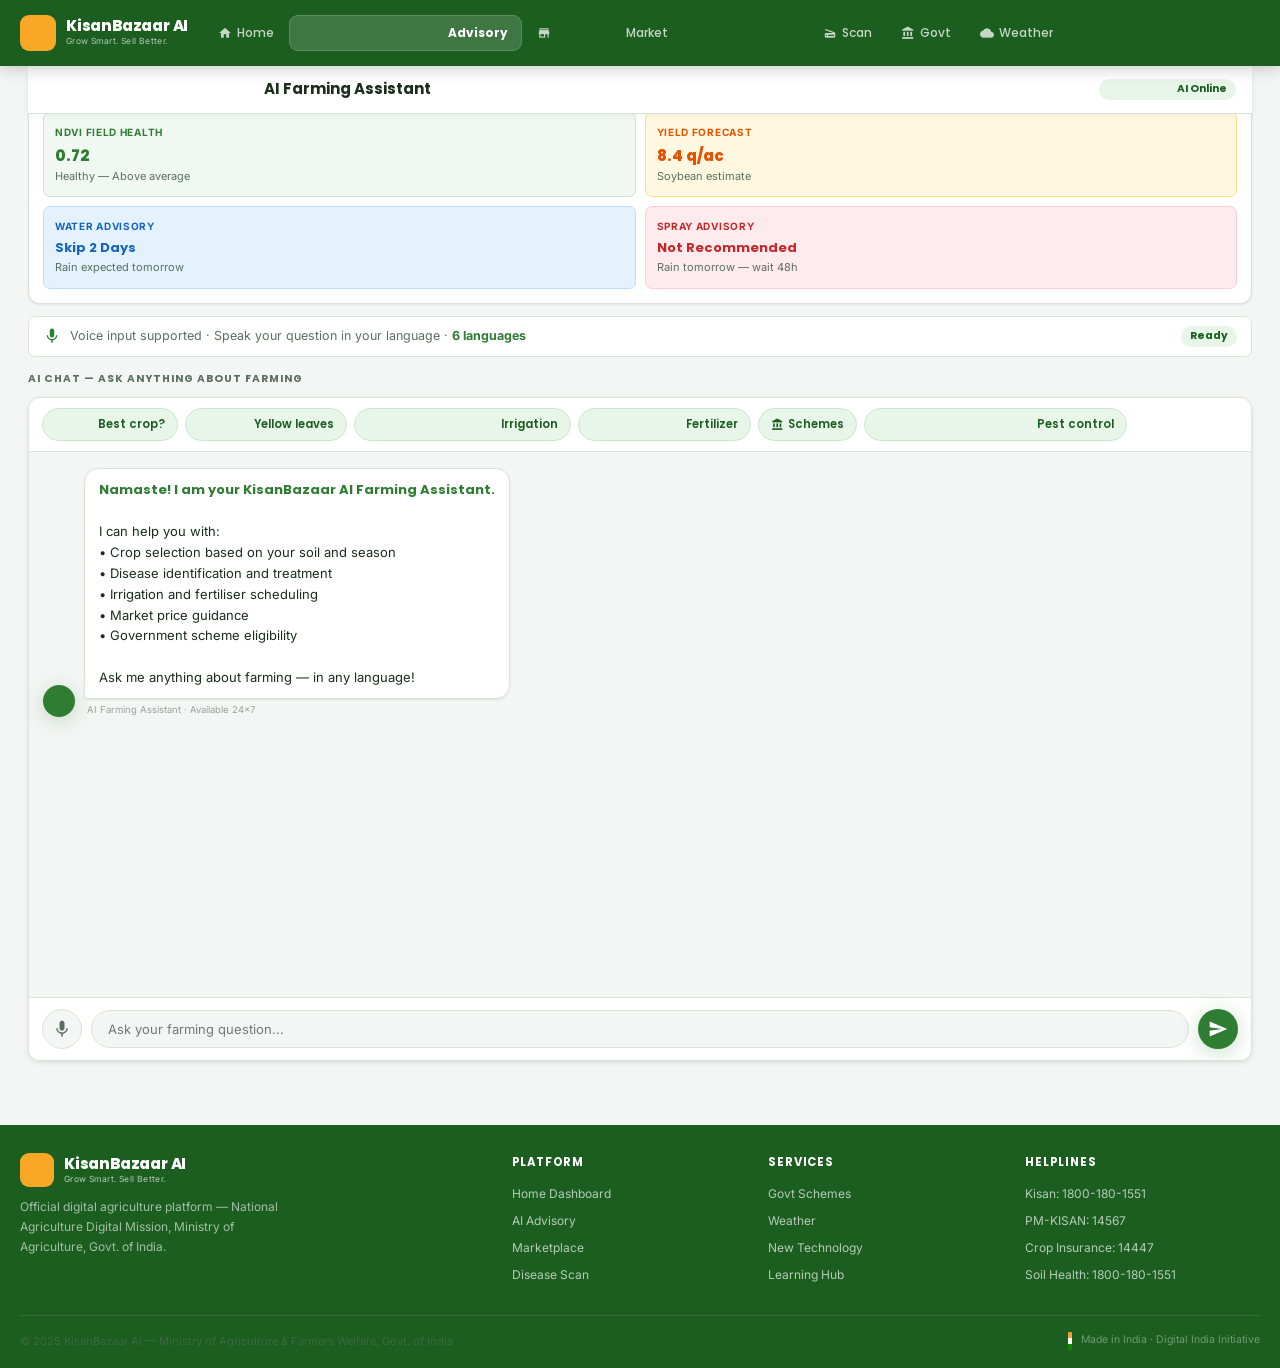
<file: advisory.html>
<!DOCTYPE html>
<html lang="en">
<head>
<meta charset="UTF-8"/><meta name="viewport" content="width=device-width,initial-scale=1.0"/>
<title>AI Advisory — KisanBazaar AI</title>
<link rel="stylesheet" href="styles.css"/>
<style>
.chat-shell{display:flex;flex-direction:column;height:calc(100vh - var(--header-h) - var(--bottom-h) - 100px);border:1px solid var(--border);border-radius:var(--r);overflow:hidden;box-shadow:var(--shadow-sm);}
.chat-chips{background:var(--card);border-bottom:1px solid var(--border);padding:10px 13px;display:flex;gap:7px;flex-wrap:wrap;}
.c-chip{padding:6px 12px;background:var(--primary-light);border:1.5px solid #C8E6C9;border-radius:var(--r-full);font-size:11.5px;font-weight:600;color:var(--primary-dark);cursor:pointer;font-family:'Poppins',sans-serif;display:flex;align-items:center;gap:4px;transition:all .18s;}
.c-chip .material-icons{font-size:13px;}
.c-chip:hover{background:var(--primary);color:#fff;border-color:var(--primary);}
.chat-msgs{flex:1;overflow-y:auto;padding:16px 14px;display:flex;flex-direction:column;gap:13px;}
.msg-r{display:flex;gap:9px;align-items:flex-end;max-width:88%;}
.msg-r.ai-m{align-self:flex-start;} .msg-r.usr-m{align-self:flex-end;flex-direction:row-reverse;}
.msg-av{width:32px;height:32px;border-radius:50%;display:flex;align-items:center;justify-content:center;flex-shrink:0;}
.av-ai{background:var(--primary);box-shadow:var(--shadow-green);} .av-ai .material-icons{font-size:16px;color:#fff;}
.av-usr{background:var(--accent);} .av-usr .material-icons{font-size:16px;color:#333;}
.msg-inner{display:flex;flex-direction:column;gap:3px;}
.bbl{padding:10px 14px;border-radius:14px;font-size:13px;line-height:1.6;}
.bbl-ai{background:var(--card);border:1px solid var(--border);border-bottom-left-radius:4px;color:var(--text);box-shadow:var(--shadow-xs);}
.bbl-usr{background:var(--primary);color:#fff;border-bottom-right-radius:4px;}
.msg-ts{font-size:9.5px;color:var(--text-muted);opacity:.6;padding:0 3px;}
.usr-m .msg-ts{text-align:right;}
.t-bbl{background:var(--card);border:1px solid var(--border);border-radius:14px;border-bottom-left-radius:4px;padding:12px 17px;display:flex;align-items:center;gap:5px;box-shadow:var(--shadow-xs);}
.t-d{width:7px;height:7px;background:var(--text-muted);border-radius:50%;animation:td 1.3s ease infinite;}
.t-d:nth-child(2){animation-delay:.22s;} .t-d:nth-child(3){animation-delay:.44s;}
@keyframes td{0%,60%,100%{transform:translateY(0);opacity:.35}30%{transform:translateY(-6px);opacity:1}}
.chat-input-bar{background:var(--card);border-top:1.5px solid var(--border);padding:11px 13px;display:flex;align-items:center;gap:9px;}
.chat-inp{flex:1;padding:10px 16px;border:1.5px solid var(--border);border-radius:var(--r-full);font-size:13px;background:var(--bg);transition:border-color .18s,background .18s;}
.chat-inp:focus{border-color:var(--primary);background:#fff;outline:none;}
.mic-btn{width:40px;height:40px;background:var(--bg);border:1.5px solid var(--border);border-radius:50%;display:flex;align-items:center;justify-content:center;cursor:pointer;transition:all .18s;}
.mic-btn.on{background:#FFEBEE;border-color:#EF9A9A;}
.mic-btn .material-icons{font-size:20px;color:var(--text-muted);}
.mic-btn.on .material-icons{color:var(--danger);}
.send-btn{width:40px;height:40px;background:var(--primary);border-radius:50%;display:flex;align-items:center;justify-content:center;cursor:pointer;border:none;box-shadow:var(--shadow-green);transition:all .18s;}
.send-btn:hover{background:var(--primary-dark);}
.send-btn .material-icons{font-size:20px;color:#fff;}
.adv-panel-card{background:var(--card);border:1px solid var(--border);border-radius:var(--r);padding:14px;margin-bottom:12px;box-shadow:var(--shadow-xs);}
.apc-head{display:flex;align-items:center;gap:8px;margin-bottom:10px;font-family:'Poppins',sans-serif;font-size:13px;font-weight:700;}
.apc-head .material-icons{font-size:19px;color:var(--primary);}
</style>
</head>
<body data-page="advisory">
<div id="kb-header-ph"></div>
<main class="kb-page">
<div class="kb-container">
  <div class="kb-pgbar"><span class="material-icons">psychology</span><h2>AI Farming Assistant</h2><div class="kb-pgbar-right"><span class="badge bdg-live"><span class="material-icons">circle</span>AI Online</span></div></div>

  <!-- Smart Suggestions Panel -->
  <div class="adv-panel-card">
    <div class="apc-head"><span class="material-icons">tips_and_updates</span>Smart Insights for Your Farm</div>
    <div style="display:grid;grid-template-columns:1fr 1fr;gap:9px;">
      <div style="background:var(--primary-pale);border:1px solid #C8E6C9;border-radius:var(--r-sm);padding:11px;">
        <div style="font-size:10px;color:var(--primary);font-weight:700;text-transform:uppercase;letter-spacing:.7px;margin-bottom:4px;">NDVI Field Health</div>
        <div style="font-family:'Poppins',sans-serif;font-size:15px;font-weight:800;color:var(--primary);">0.72</div>
        <div style="font-size:11px;color:var(--text-muted);">Healthy — Above average</div>
      </div>
      <div style="background:#FFF8E1;border:1px solid #FFE082;border-radius:var(--r-sm);padding:11px;">
        <div style="font-size:10px;color:#E65100;font-weight:700;text-transform:uppercase;letter-spacing:.7px;margin-bottom:4px;">Yield Forecast</div>
        <div style="font-family:'Poppins',sans-serif;font-size:15px;font-weight:800;color:#E65100;">8.4 q/ac</div>
        <div style="font-size:11px;color:var(--text-muted);">Soybean estimate</div>
      </div>
      <div style="background:#E3F2FD;border:1px solid #BBDEFB;border-radius:var(--r-sm);padding:11px;">
        <div style="font-size:10px;color:#1565C0;font-weight:700;text-transform:uppercase;letter-spacing:.7px;margin-bottom:4px;">Water Advisory</div>
        <div style="font-family:'Poppins',sans-serif;font-size:13px;font-weight:700;color:#1565C0;">Skip 2 Days</div>
        <div style="font-size:11px;color:var(--text-muted);">Rain expected tomorrow</div>
      </div>
      <div style="background:#FFEBEE;border:1px solid #FFCDD2;border-radius:var(--r-sm);padding:11px;">
        <div style="font-size:10px;color:#C62828;font-weight:700;text-transform:uppercase;letter-spacing:.7px;margin-bottom:4px;">Spray Advisory</div>
        <div style="font-family:'Poppins',sans-serif;font-size:13px;font-weight:700;color:#C62828;">Not Recommended</div>
        <div style="font-size:11px;color:var(--text-muted);">Rain tomorrow — wait 48h</div>
      </div>
    </div>
  </div>

  <!-- Voice UI indicator -->
  <div style="display:flex;align-items:center;gap:9px;background:var(--card);border:1px solid var(--border);border-radius:var(--r-sm);padding:9px 14px;margin-bottom:14px;">
    <span class="material-icons" style="font-size:18px;color:var(--primary);">mic</span>
    <span style="font-size:12.5px;color:var(--text-muted);">Voice input supported &middot; Speak your question in your language &middot; <strong style="color:var(--primary);">6 languages</strong></span>
    <span class="badge bdg-green" style="margin-left:auto;">Ready</span>
  </div>

  <!-- Chat Interface -->
  <div class="s-label" style="margin-bottom:10px;">AI Chat — Ask Anything About Farming</div>
  <div class="chat-shell" id="chatShell">
    <div class="chat-chips">
      <div class="c-chip" onclick="sendChip('What is the best crop for this season?')"><span class="material-icons">eco</span>Best crop?</div>
      <div class="c-chip" onclick="sendChip('My leaves are turning yellow — what to do?')"><span class="material-icons">yard</span>Yellow leaves</div>
      <div class="c-chip" onclick="sendChip('Irrigation schedule for soybean crop')"><span class="material-icons">water_drop</span>Irrigation</div>
      <div class="c-chip" onclick="sendChip('Best fertilizer for black cotton soil')"><span class="material-icons">science</span>Fertilizer</div>
      <div class="c-chip" onclick="sendChip('What government schemes am I eligible for?')"><span class="material-icons">account_balance</span>Schemes</div>
      <div class="c-chip" onclick="sendChip('How to control pests organically?')"><span class="material-icons">pest_control</span>Pest control</div>
    </div>
    <div class="chat-msgs" id="chatMsgs">
      <div class="msg-r ai-m">
        <div class="msg-av av-ai"><span class="material-icons">smart_toy</span></div>
        <div class="msg-inner">
          <div class="bbl bbl-ai"><strong style="font-family:'Poppins',sans-serif;color:var(--primary);">Namaste! I am your KisanBazaar AI Farming Assistant.</strong><br/><br/>I can help you with:<br/>• Crop selection based on your soil and season<br/>• Disease identification and treatment<br/>• Irrigation and fertiliser scheduling<br/>• Market price guidance<br/>• Government scheme eligibility<br/><br/>Ask me anything about farming — in any language!</div>
          <div class="msg-ts">AI Farming Assistant &middot; Available 24x7</div>
        </div>
      </div>
    </div>
    <div class="chat-input-bar">
      <button class="mic-btn" id="micBtn" onclick="toggleMic()"><span class="material-icons">mic</span></button>
      <input class="chat-inp" id="chatInp" type="text" placeholder="Ask your farming question..." autocomplete="off"/>
      <button class="send-btn" onclick="sendMsg()"><span class="material-icons">send</span></button>
    </div>
  </div>
</div>
</main>
<div id="kb-bottom-nav-ph"></div>
<div id="kb-footer-ph"></div>
<script src="script.js"></script>
<script>
const AI_R = {
  crop:{kw:['crop','grow','best crop','sow','cultivate','plant'],r:`Based on your location and soil type, here are my top recommendations:<br/><br/><strong>1. Soybean</strong> — Best fit for Black Cotton soil in Kharif. Expected: 8-10 q/acre. Profit: Rs.15,000-18,000/acre<br/><strong>2. Cotton (Bt Hybrid)</strong> — High value cash crop. Profit: Rs.20,000-25,000/acre<br/><strong>3. Tur Dal (Pigeon Pea)</strong> — Water-efficient, low input cost, good returns<br/><br/>Would you like detailed cultivation guidance for any of these?`},
  yellow:{kw:['yellow','yellowing','pale','leaf','colour','color'],r:`<strong>Yellow Leaves — Step-by-Step Diagnosis:</strong><br/><br/><strong>Cause 1: Nitrogen deficiency</strong> — Yellowing starts from older bottom leaves. Fix: Apply Urea 2% foliar spray<br/><strong>Cause 2: Iron deficiency</strong> — Yellow between veins, veins stay green. Fix: Ferrous Sulphate spray<br/><strong>Cause 3: Overwatering</strong> — General yellowing with wilting. Fix: Stop irrigation for 3 days<br/><strong>Cause 4: Fungal disease</strong> — Yellow-brown spots with rings. Fix: Mancozeb 75% WP spray<br/><br/>Upload a photo in the <strong>Scan tab</strong> for precise AI diagnosis.`},
  irrigat:{kw:['irrigat','water','drip','moisture','schedule','when to water'],r:`<strong>Irrigation Schedule for Your Crops:</strong><br/><br/><strong>Soybean:</strong> Every 8-10 days in vegetative stage. Critical during flowering — maintain 50-60% soil moisture<br/><strong>Cotton:</strong> Every 10-12 days vegetative, every 7-8 days during boll formation. Stop 20 days before harvest<br/><strong>Onion:</strong> Every 5-7 days. Critical during bulb development stage<br/><br/>Current advisory: Heavy rain forecast tomorrow — skip irrigation for 2 days.`},
  fertiliz:{kw:['fertilizer','fertiliser','npk','urea','dap','nutrient','manure'],r:`<strong>Fertilizer Guide — Black Cotton Soil:</strong><br/><br/><strong>Basal dose at sowing:</strong><br/>DAP: 50 kg/acre &middot; MOP (Potash): 25 kg/acre &middot; Zinc Sulphate: 5 kg/acre<br/><br/><strong>Top dressing at 30-35 DAS:</strong><br/>Neem-coated Urea: 30-35 kg/acre<br/><br/><strong>Organic option:</strong><br/>Vermicompost: 1-2 t/acre before sowing &middot; Jeevamrut: 200 litres/acre<br/><br/>Get your free Soil Health Card from local Krishi Kendra for exact recommendations.`},
  scheme:{kw:['scheme','govt','yojana','subsidy','loan','kisan','benefit','apply'],r:`<strong>Top Government Schemes for You:</strong><br/><br/><strong>1. PM-KISAN</strong> — Rs.6,000/year direct to bank. Apply: pmkisan.gov.in<br/><strong>2. PM Fasal Bima</strong> — Crop insurance at 2% premium. Deadline: 31 Jul 2025<br/><strong>3. Kisan Credit Card</strong> — Up to Rs.3 lakh at 4% annual interest<br/><strong>4. PM Sinchai Yojana</strong> — 55% subsidy on drip/sprinkler irrigation<br/><strong>5. PM-KUSUM Solar Pump</strong> — 90% subsidised solar pump<br/><br/>Visit the <strong>Govt Schemes</strong> page for complete details and apply links.`},
  pest:{kw:['pest','insect','worm','bollworm','whitefly','spray','bug','disease'],r:`<strong>Organic Pest Control Methods:</strong><br/><br/><strong>Neem Oil Spray (5%)</strong> — Effective against most sucking pests. Apply every 10 days in evening<br/><strong>Garlic-Chilli Spray</strong> — 100g garlic + 100g chilli in 10L water. Filter and spray<br/><strong>Yellow Sticky Traps</strong> — For whitefly and thrips. Install 5 traps per acre<br/><strong>Pheromone Traps</strong> — For bollworm in cotton. 5 traps per acre from 30 days after sowing<br/><strong>Trichogramma Release</strong> — Biological egg parasite. Available from KVK<br/><br/>Upload a crop photo in the <strong>Scan tab</strong> for precise AI disease identification.`},
  def:{r:`Thank you for your question. I want to give you accurate advice.<br/><br/>Could you give me more details? For example:<br/>• Which crop are you asking about?<br/>• What problem are you seeing — yellowing, wilting, spots?<br/>• How many days since sowing?<br/><br/>You can also:<br/>• Use the <strong>Scan tab</strong> for disease identification<br/>• Call Kisan Helpline: <strong>1800-180-1551</strong> (Free, 24x7)<br/>• Visit the <strong>Govt Schemes</strong> page for financial support`},
};
let micOn = false;
window.initPage_advisory = function() {};
function sendChip(t){document.getElementById('chatInp').value=t;sendMsg();}
function sendMsg(){const inp=document.getElementById('chatInp');const t=inp.value.trim();if(!t)return;addMsg(t,'usr');inp.value='';const tid=showTyping();setTimeout(()=>{removeTyping(tid);addMsg(getReply(t),'ai');},1000+Math.random()*800);}
function addMsg(txt,sender){const a=document.getElementById('chatMsgs');const now=new Date().toLocaleTimeString('en-IN',{hour:'2-digit',minute:'2-digit'});const isAI=sender==='ai';const d=document.createElement('div');d.className='msg-r '+(isAI?'ai-m':'usr-m');d.innerHTML=`<div class="msg-av ${isAI?'av-ai':'av-usr'}"><span class="material-icons">${isAI?'smart_toy':'person'}</span></div><div class="msg-inner"><div class="bbl ${isAI?'bbl-ai':'bbl-usr'}">${isAI?txt:esc(txt)}</div><div class="msg-ts">${now}${isAI?' &middot; AI':''}</div></div>`;a.appendChild(d);a.scrollTop=a.scrollHeight;}
function showTyping(){const a=document.getElementById('chatMsgs');const id='typ-'+Date.now();const d=document.createElement('div');d.id=id;d.className='msg-r ai-m';d.innerHTML=`<div class="msg-av av-ai"><span class="material-icons">smart_toy</span></div><div class="t-bbl"><div class="t-d"></div><div class="t-d"></div><div class="t-d"></div></div>`;a.appendChild(d);a.scrollTop=a.scrollHeight;return id;}
function removeTyping(id){document.getElementById(id)?.remove();}
function getReply(txt){const l=txt.toLowerCase();for(const[k,d]of Object.entries(AI_R)){if(k==='def')continue;if(d.kw.some(w=>l.includes(w)))return d.r;}return AI_R.def.r;}
function toggleMic(){const btn=document.getElementById('micBtn');micOn=!micOn;btn.classList.toggle('on',micOn);btn.querySelector('.material-icons').textContent=micOn?'mic_off':'mic';if(micOn){toast('Listening — speak your farming question','info');setTimeout(()=>{if(micOn){micOn=false;btn.classList.remove('on');btn.querySelector('.material-icons').textContent='mic';document.getElementById('chatInp').value='When should I irrigate my Soybean crop?';toast('Voice captured — tap Send','success');}},3000);}}
document.getElementById('chatInp')?.addEventListener('keypress',e=>{if(e.key==='Enter')sendMsg();});
</script>
</body>
</html>
</file>
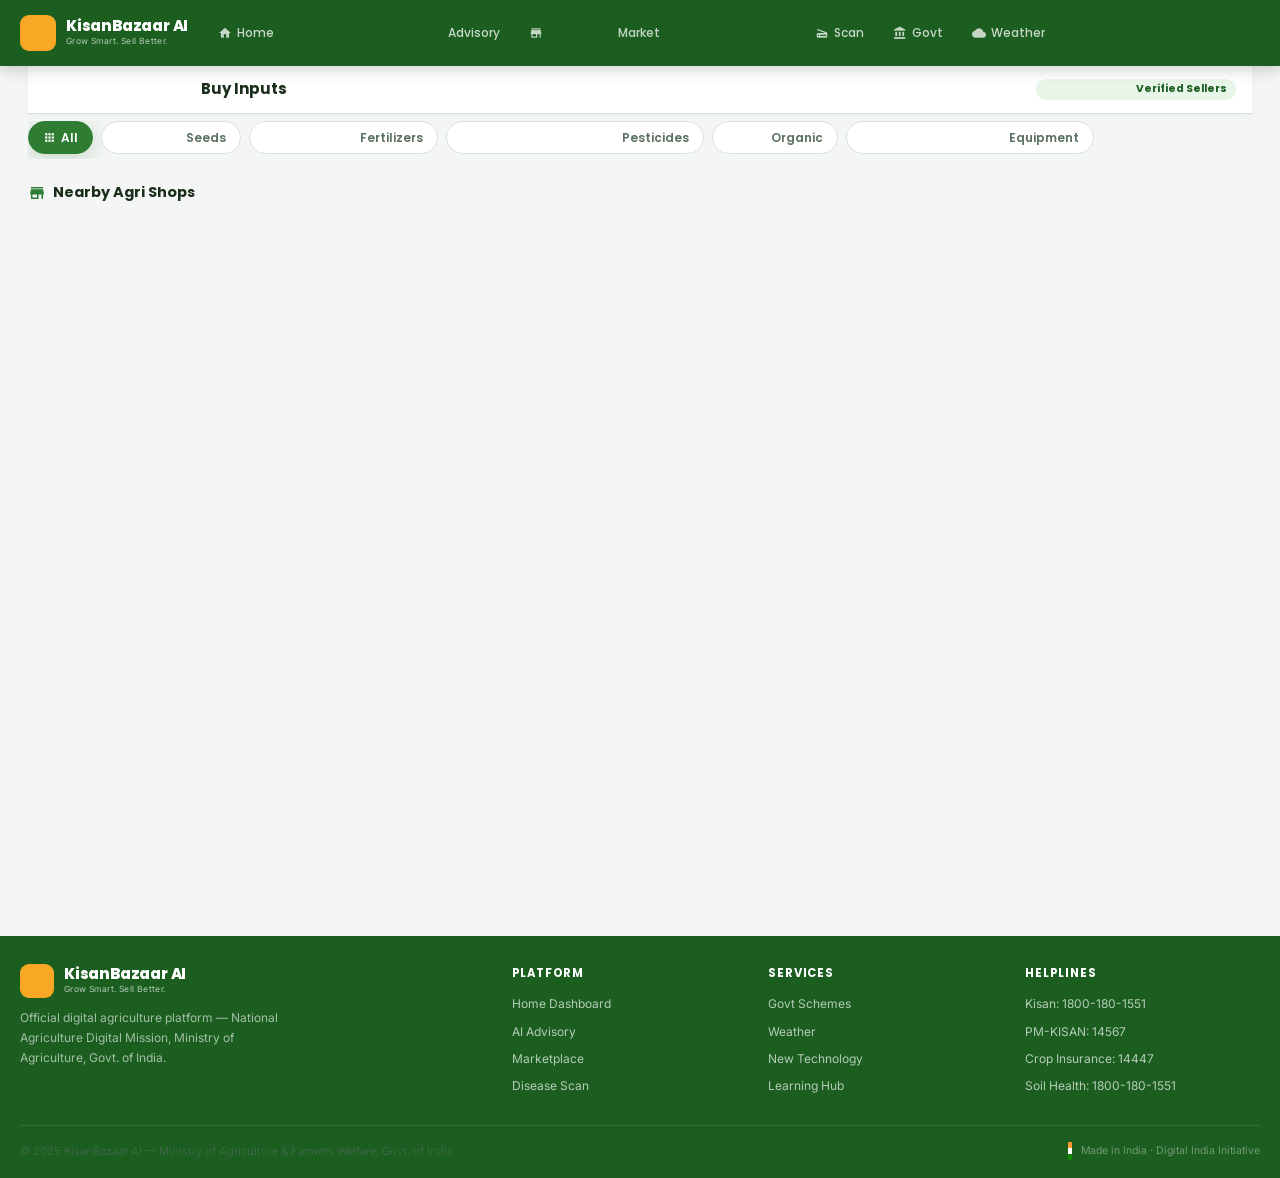
<file: buy-inputs.html>
<!DOCTYPE html>
<html lang="en">
<head>
<meta charset="UTF-8"/><meta name="viewport" content="width=device-width,initial-scale=1.0"/>
<title>Buy Inputs — KisanBazaar AI</title>
<link rel="stylesheet" href="styles.css"/>
</head>
<body data-page="buy-inputs">
<div id="kb-header-ph"></div>
<main class="kb-page">
<div class="kb-container">
  <div class="kb-pgbar"><span class="material-icons">science</span><h2>Buy Inputs</h2><div class="kb-pgbar-right"><span class="badge bdg-green"><span class="material-icons">verified</span>Verified Sellers</span></div></div>

  <!-- Search -->
  <div class="search-bar">
    <span class="material-icons">search</span>
    <input type="text" id="inputSearch" placeholder="Search seeds, fertilizers, pesticides, tools..." oninput="filterInputs()"/>
  </div>

  <!-- Category Filters -->
  <div class="filter-row" id="inputFilterRow">
    <div class="f-chip active" onclick="setInputCat('all',this)"><span class="material-icons">apps</span>All</div>
    <div class="f-chip" onclick="setInputCat('seed',this)"><span class="material-icons">grass</span>Seeds</div>
    <div class="f-chip" onclick="setInputCat('fertilizer',this)"><span class="material-icons">science</span>Fertilizers</div>
    <div class="f-chip" onclick="setInputCat('pesticide',this)"><span class="material-icons">pest_control</span>Pesticides</div>
    <div class="f-chip" onclick="setInputCat('organic',this)"><span class="material-icons">eco</span>Organic</div>
    <div class="f-chip" onclick="setInputCat('equipment',this)"><span class="material-icons">agriculture</span>Equipment</div>
  </div>

  <div style="font-size:12px;color:var(--text-muted);margin-bottom:12px;" id="inputCount"></div>
  <div class="kb-grid" id="inputGrid"></div>

  <!-- Nearby Shops -->
  <div class="sec-head" style="margin-top:8px;"><div class="sec-head-title"><span class="material-icons">store</span>Nearby Agri Shops</div></div>
  <div id="shopsList"></div>
</div>
</main>
<div id="kb-bottom-nav-ph"></div>
<div id="kb-footer-ph"></div>
<script src="script.js"></script>
<script>
const INPUT_PRODUCTS=[
  {id:1,name:'Mancozeb 75% WP',       cat:'pesticide', use:'Fungal disease control',          price:320, pack:'500g',  brand:'UPL',         img:0},
  {id:2,name:'DAP Fertilizer',         cat:'fertilizer',use:'Basal dose — all crops',          price:1350,pack:'50 kg', brand:'IFFCO',        img:1},
  {id:3,name:'Soybean Hybrid JS-9752', cat:'seed',      use:'Kharif sowing — black soil',      price:550, pack:'30 kg', brand:'MSSC',         img:2},
  {id:4,name:'Trichoderma viride',     cat:'organic',   use:'Soil biocontrol treatment',       price:180, pack:'1 kg',  brand:'Agri-Biotech', img:3},
  {id:5,name:'Imidacloprid 70% WG',   cat:'pesticide', use:'Whitefly and sucking pests',      price:480, pack:'100g',  brand:'Bayer',        img:4},
  {id:6,name:'Neem-coated Urea',       cat:'fertilizer',use:'Top dressing all cereals',        price:260, pack:'45 kg', brand:'NFL',          img:5},
  {id:7,name:'BT Cotton Seed (Bollgard II)',cat:'seed', use:'Kharif cotton sowing',            price:750, pack:'450g', brand:'Mahyco',       img:0},
  {id:8,name:'Neem Oil (5000 PPM)',    cat:'organic',   use:'Organic pest repellent',          price:220, pack:'1 litre',brand:'GreenCare',   img:1},
  {id:9,name:'Chlorpyrifos 20% EC',   cat:'pesticide', use:'Soil insects and stem borer',     price:380, pack:'500ml', brand:'Dhanuka',      img:2},
  {id:10,name:'Potassium Nitrate',     cat:'fertilizer',use:'Foliar spray for fruit crops',    price:420, pack:'25 kg', brand:'SQM India',   img:3},
  {id:11,name:'Wheat Seed GW-322',     cat:'seed',      use:'Rabi wheat — high yield',         price:380, pack:'40 kg', brand:'NRSA',         img:4},
  {id:12,name:'Battery Sprayer (16L)', cat:'equipment', use:'Pesticide and fertiliser spray',  price:3800,pack:'1 unit',brand:'Aspee',        img:5},
];
const SHOPS=[{name:'Shivaji Krishi Kendra',addr:'Market Yard, Pune',dist:'0.8 km',rating:4.5,open:true,phone:'9876501234'},{name:'Agro Vision Pvt Ltd',addr:'Station Rd, Pune',dist:'1.4 km',rating:4.2,open:true,phone:'9876502345'},{name:'Maharashtra Seed Corp.',addr:'Agri College Rd, Pune',dist:'3.5 km',rating:4.3,open:false,phone:'9876504567'}];

let inputCat='all';
window.initPage_buy_inputs=function(){renderInputs(INPUT_PRODUCTS);renderShops();};
function setInputCat(cat,el){inputCat=cat;document.querySelectorAll('#inputFilterRow .f-chip').forEach(c=>c.classList.remove('active'));el.classList.add('active');filterInputs();}
function filterInputs(){const q=(document.getElementById('inputSearch')?.value||'').toLowerCase();const list=INPUT_PRODUCTS.filter(p=>(inputCat==='all'||p.cat===inputCat)&&(!q||p.name.toLowerCase().includes(q)||p.use.toLowerCase().includes(q)||p.brand.toLowerCase().includes(q)));setTxt('inputCount',list.length+' product'+(list.length!==1?'s':'')+' found');renderInputs(list);}

function renderInputs(list){const el=document.getElementById('inputGrid');if(!el)return;if(!list.length){el.innerHTML='<div class="empty-state" style="grid-column:1/-1"><span class="material-icons">science</span><h4>No products found</h4><p>Try different search</p></div>';return;}el.innerHTML=list.map(p=>`<div class="prod-card"><div style="position:relative;"><img src="${pimg(IMG.products,p.img)}" alt="${p.name}" style="width:100%;height:130px;object-fit:cover;display:block;" loading="lazy" onerror="this.style.display='none';this.nextSibling.style.display='flex'"/><div style="display:none;width:100%;height:130px;background:var(--primary-light);align-items:center;justify-content:center;"><span class="material-icons" style="font-size:50px;color:#A5D6A7;">science</span></div><div style="position:absolute;top:8px;left:8px;"><span class="badge bdg-gray" style="font-size:9px;">${p.cat.charAt(0).toUpperCase()+p.cat.slice(1)}</span></div></div><div class="prod-card-body"><div class="prod-card-name">${p.name}</div><div class="prod-card-farmer"><span class="material-icons">business</span>${p.brand}</div><div style="font-size:11px;color:var(--text-muted);margin-bottom:5px;">${p.use}</div><div class="prod-card-price">Rs.${fmt(p.price)}<small>/${p.pack}</small></div><div class="qty-row"><div class="qty-btn" onclick="changeIQty(${p.id},-1)">−</div><span class="qty-val" id="iq_${p.id}">1</span><span class="qty-unit">${p.pack}</span><div class="qty-btn" onclick="changeIQty(${p.id},1)">+</div></div><button class="btn btn-whatsapp btn-sm btn-full" onclick="buyInputWA('${p.name}','${p.pack}',${p.price},${p.id})"><span class="material-icons">chat</span>Buy via WhatsApp</button></div></div>`).join('');}

function changeIQty(id,d){const el=document.getElementById('iq_'+id);if(el)el.textContent=Math.max(1,parseInt(el.textContent)+d);}
function buyInputWA(name,pack,price,id){const qty=document.getElementById('iq_'+id)?.textContent||1;const msg=encodeURIComponent(`Hello, I want to buy ${qty} x ${name} (${pack}) at Rs.${price}/${pack} from KisanBazaar AI. Please confirm stock availability and delivery options.`);window.open(`https://wa.me/?text=${msg}`,'_blank');}

function renderShops(){const el=document.getElementById('shopsList');if(!el)return;el.innerHTML=SHOPS.map(s=>`<div style="background:var(--card);border:1px solid var(--border);border-radius:var(--r);padding:14px;display:flex;gap:13px;box-shadow:var(--shadow-xs);margin-bottom:10px;transition:all .18s;cursor:pointer;" onmouseover="this.style.boxShadow='var(--shadow-md)'" onmouseout="this.style.boxShadow='var(--shadow-xs)'"><div style="width:46px;height:46px;background:var(--primary-light);border-radius:11px;display:flex;align-items:center;justify-content:center;flex-shrink:0;"><span class="material-icons" style="font-size:24px;color:var(--primary);">store</span></div><div style="flex:1;"><div style="font-family:'Poppins',sans-serif;font-size:13.5px;font-weight:700;margin-bottom:2px;">${s.name}</div><div style="font-size:11.5px;color:var(--text-muted);margin-bottom:6px;">${s.addr}</div><div style="display:flex;align-items:center;gap:10px;"><span style="font-size:11.5px;color:var(--text-muted);display:flex;align-items:center;gap:3px;"><span class="material-icons" style="font-size:13px;color:var(--primary);">near_me</span>${s.dist}</span><span style="font-size:11.5px;color:#E65100;font-weight:600;">&#9733; ${s.rating}</span><span class="badge ${s.open?'bdg-green':'bdg-red'}" style="font-size:9.5px;">${s.open?'Open Now':'Closed'}</span></div></div><div style="display:flex;flex-direction:column;gap:6px;"><a href="tel:${s.phone}" class="btn btn-ghost btn-xs"><span class="material-icons">call</span>Call</a><button class="btn btn-whatsapp btn-xs" onclick="shopWA('${s.name}')"><span class="material-icons">chat</span>Chat</button></div></div>`).join('');}
function shopWA(name){const msg=encodeURIComponent(`Hello, I found ${name} on KisanBazaar AI. I need some agricultural inputs. Please share your available products and prices.`);window.open(`https://wa.me/?text=${msg}`,'_blank');}
</script>
</body>
</html>
</file>
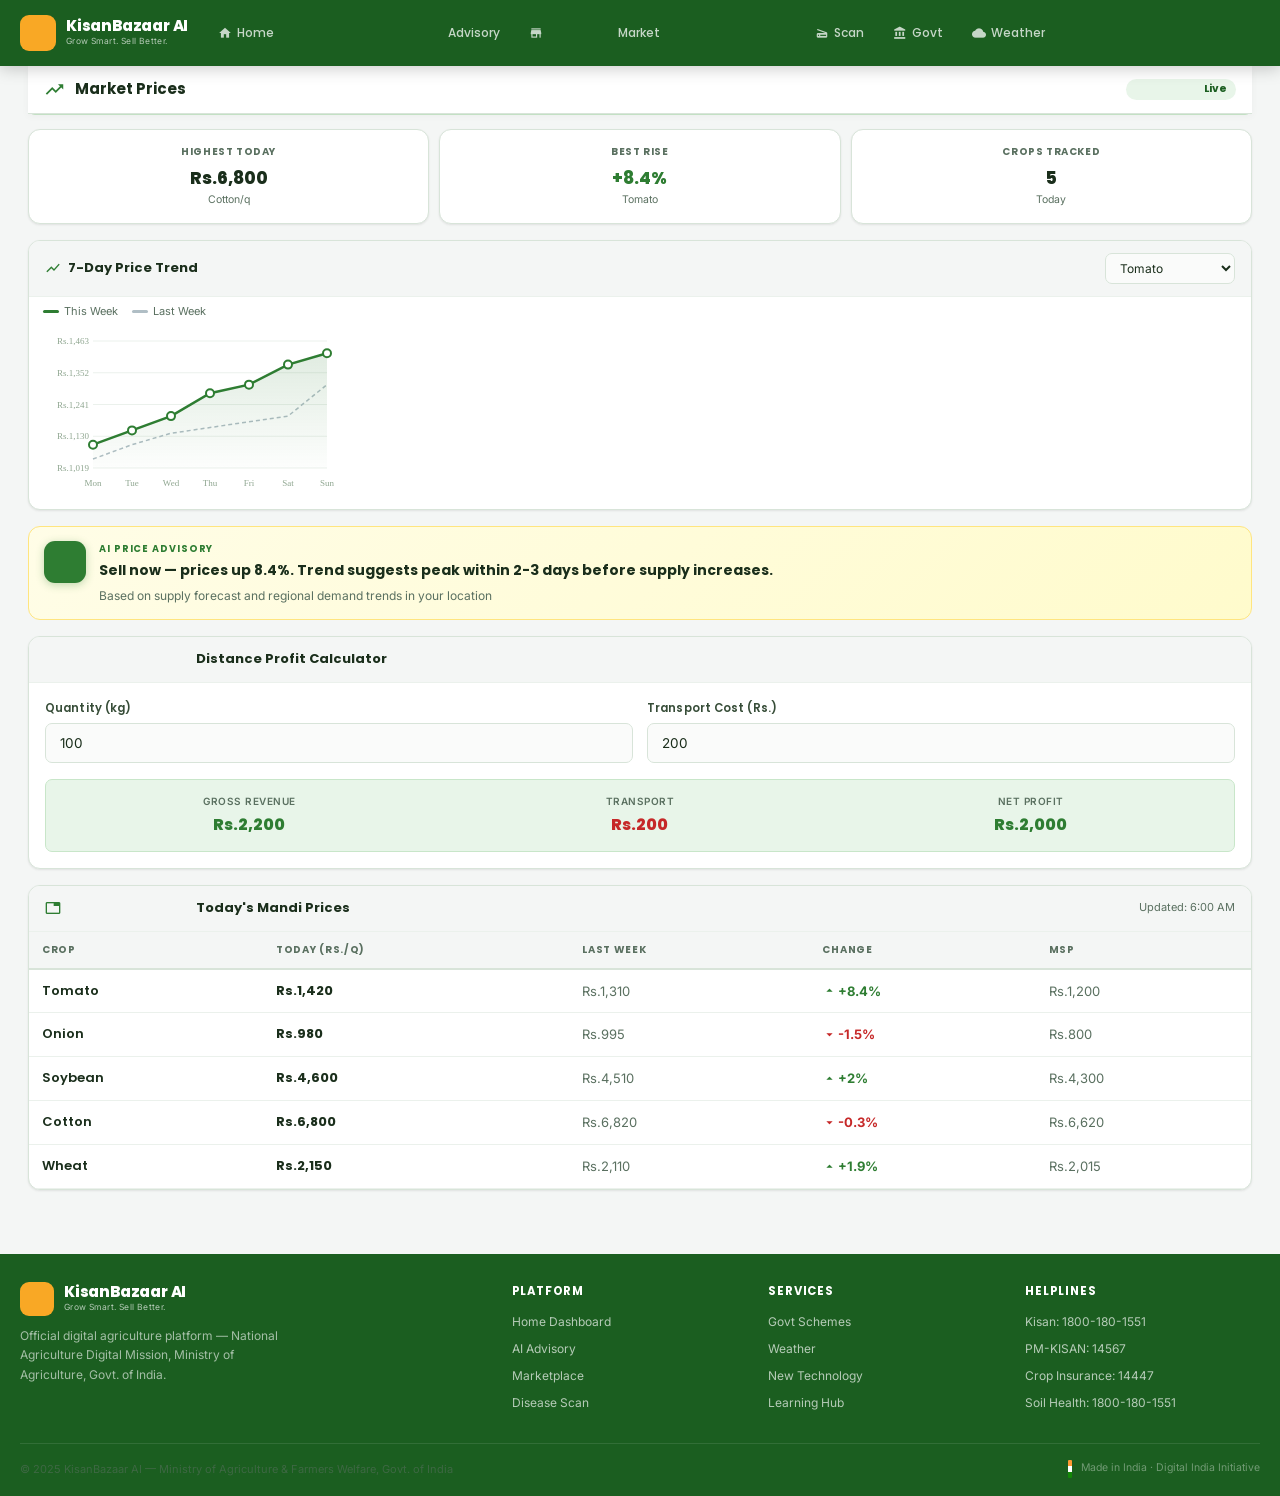
<file: check-prise.html>
<!DOCTYPE html>
<html lang="en">
<head>
<meta charset="UTF-8"/><meta name="viewport" content="width=device-width,initial-scale=1.0"/>
<title>Check Prices — KisanBazaar AI</title>
<link rel="stylesheet" href="styles.css"/>
</head>
<body data-page="price">
<div id="kb-header-ph"></div>
<main class="kb-page">
<div class="kb-container">
  <div class="kb-pgbar"><span class="material-icons">trending_up</span><h2>Market Prices</h2><div class="kb-pgbar-right"><span class="badge bdg-live"><span class="material-icons">circle</span>Live</span></div></div>

  <div style="display:flex;align-items:center;gap:9px;background:var(--primary-light);border:1px solid #C8E6C9;border-radius:var(--r-sm);padding:10px 14px;margin-bottom:14px;">
    <span class="material-icons" style="font-size:17px;color:var(--primary);">storefront</span>
    <span style="font-family:'Poppins',sans-serif;font-size:12.5px;font-weight:600;color:var(--primary-dark);flex:1;" id="priceMandiName">Pune APMC Mandi</span>
    <button class="btn btn-ghost btn-xs" onclick="openLocPanel()"><span class="material-icons">edit_location</span>Change</button>
  </div>

  <!-- Stat Cards -->
  <div style="display:grid;grid-template-columns:repeat(3,1fr);gap:10px;margin-bottom:16px;" id="priceStatCards"></div>

  <!-- Chart -->
  <div class="card" style="margin-bottom:16px;">
    <div class="card-head">
      <div class="card-head-title"><span class="material-icons">show_chart</span>7-Day Price Trend</div>
      <select class="form-select" id="chartCrop" style="padding:6px 10px;font-size:12px;width:130px;" onchange="updateChart()">
        <option value="0">Tomato</option><option value="1">Onion</option>
        <option value="2">Soybean</option><option value="3">Cotton</option><option value="4">Wheat</option>
      </select>
    </div>
    <div style="padding:6px 14px 0;display:flex;gap:14px;">
      <span style="font-size:11px;color:var(--text-muted);display:flex;align-items:center;gap:5px;"><span style="width:16px;height:3px;background:#2E7D32;border-radius:2px;display:inline-block;"></span>This Week</span>
      <span style="font-size:11px;color:var(--text-muted);display:flex;align-items:center;gap:5px;"><span style="width:16px;height:3px;background:#B0BEC5;border-radius:2px;display:inline-block;"></span>Last Week</span>
    </div>
    <div style="padding:8px 10px 8px;"><canvas id="priceChart" height="165"></canvas></div>
  </div>

  <!-- AI Advisory -->
  <div class="ai-card" style="margin-bottom:16px;">
    <div class="ai-icon"><span class="material-icons">smart_toy</span></div>
    <div><div class="ai-tag">AI Price Advisory</div><div class="ai-text" id="priceAIAdv">Loading...</div><div class="ai-sub">Based on supply forecast and regional demand trends in your location</div></div>
  </div>

  <!-- Distance Profit Calculator -->
  <div class="card" style="margin-bottom:16px;">
    <div class="card-head"><div class="card-head-title"><span class="material-icons">calculate</span>Distance Profit Calculator</div></div>
    <div class="card-body">
      <div class="form-2col">
        <div class="form-group"><label class="form-label">Quantity (kg)</label><input class="form-input" type="number" id="calcQty" value="100" min="1" oninput="calcProfit()"/></div>
        <div class="form-group"><label class="form-label">Transport Cost (Rs.)</label><input class="form-input" type="number" id="calcTransport" value="200" min="0" oninput="calcProfit()"/></div>
      </div>
      <div style="background:var(--primary-light);border:1px solid #C8E6C9;border-radius:var(--r-sm);padding:13px;display:grid;grid-template-columns:repeat(3,1fr);gap:10px;text-align:center;">
        <div><div style="font-size:10px;color:var(--text-muted);margin-bottom:3px;font-weight:600;text-transform:uppercase;letter-spacing:.5px;">Gross Revenue</div><div style="font-family:'Poppins',sans-serif;font-weight:800;font-size:16px;color:var(--primary);" id="calcGross">Rs.2,200</div></div>
        <div><div style="font-size:10px;color:var(--text-muted);margin-bottom:3px;font-weight:600;text-transform:uppercase;letter-spacing:.5px;">Transport</div><div style="font-family:'Poppins',sans-serif;font-weight:800;font-size:16px;color:var(--danger);" id="calcTrans">Rs.200</div></div>
        <div><div style="font-size:10px;color:var(--text-muted);margin-bottom:3px;font-weight:600;text-transform:uppercase;letter-spacing:.5px;">Net Profit</div><div style="font-family:'Poppins',sans-serif;font-weight:800;font-size:16px;color:var(--primary);" id="calcNet">Rs.2,000</div></div>
      </div>
    </div>
  </div>

  <!-- Full Table -->
  <div class="card">
    <div class="card-head"><div class="card-head-title"><span class="material-icons">table_chart</span>Today's Mandi Prices</div><span style="font-size:11px;color:var(--text-muted);">Updated: 6:00 AM</span></div>
    <div class="price-tbl-wrap">
      <table class="price-tbl"><thead><tr><th>Crop</th><th>Today (Rs./q)</th><th>Last Week</th><th>Change</th><th>MSP</th></tr></thead>
      <tbody id="priceTblBody"></tbody></table>
    </div>
  </div>
</div>
</main>
<div id="kb-bottom-nav-ph"></div>
<div id="kb-footer-ph"></div>
<script src="script.js"></script>
<script>
const CD={0:{n:'Tomato',tw:[1100,1150,1200,1280,1310,1380,1420],lw:[1050,1100,1140,1160,1180,1200,1310],adv:'Sell now — prices up 8.4%. Trend suggests peak within 2-3 days before supply increases.'},1:{n:'Onion',tw:[1020,1010,1000,990,995,982,980],lw:[1050,1060,1040,1030,1020,1010,995],adv:'Hold if possible — prices may recover in 7-10 days as festival demand picks up.'},2:{n:'Soybean',tw:[4400,4430,4470,4510,4530,4580,4600],lw:[4300,4320,4360,4400,4420,4460,4510],adv:'Good opportunity to sell — market is 7% above MSP. Prices may stabilize next week.'},3:{n:'Cotton',tw:[6700,6720,6750,6790,6820,6810,6800],lw:[6620,6650,6680,6700,6710,6720,6820],adv:'Prices stable near MSP. Wait for export demand in 2-3 weeks before selling large stock.'},4:{n:'Wheat',tw:[2080,2090,2100,2110,2120,2140,2150],lw:[2040,2050,2060,2080,2090,2100,2110],adv:'Sell now — MSP procurement season ending. Prices may drop after new crop harvest.'}};
window.initPage_price=function(){window.onLocationChange=function(loc){updatePriceData(loc.state);};if(KB.location)updatePriceData(KB.location.state);else updatePriceData('Maharashtra');updateChart();};
function updatePriceData(state){const pd=LOC_PRICES[state]||LOC_PRICES['Maharashtra'];setTxt('priceMandiName',pd.mandi);renderPriceStats(pd.rows);renderPriceTable(pd.rows);const idx=parseInt(document.getElementById('chartCrop').value)||0;setTxt('priceAIAdv',CD[idx]?.adv||pd.advice);}
function renderPriceStats(rows){const el=document.getElementById('priceStatCards');if(!el||!rows)return;const hi=rows.reduce((a,b)=>a.today>b.today?a:b,rows[0]);const ri=rows.filter(r=>r.ch>0).reduce((a,b)=>a.ch>b.ch?a:b,rows.find(r=>r.ch>0)||rows[0]);el.innerHTML=`<div class="stat-card"><div class="stat-lbl">Highest Today</div><div class="stat-val">Rs.${fmt(hi.today)}</div><div class="stat-unit">${hi.crop}/q</div></div><div class="stat-card"><div class="stat-lbl">Best Rise</div><div class="stat-val" style="color:var(--primary);">+${ri.ch}%</div><div class="stat-unit">${ri.crop}</div></div><div class="stat-card"><div class="stat-lbl">Crops Tracked</div><div class="stat-val">${rows.length}</div><div class="stat-unit">Today</div></div>`;}
function renderPriceTable(rows){const el=document.getElementById('priceTblBody');if(!el||!rows)return;el.innerHTML=rows.map(r=>`<tr><td>${r.crop}</td><td style="font-family:'Poppins',sans-serif;font-weight:700;">Rs.${fmt(r.today)}</td><td style="color:var(--text-muted);">Rs.${fmt(r.lw||r.lastWeek||0)}</td><td><div class="${r.ch>0?'td-up':'td-dn'}"><span class="material-icons">${r.ch>0?'arrow_drop_up':'arrow_drop_down'}</span>${r.ch>0?'+':''}${r.ch}%</div></td><td style="color:var(--text-muted);">${r.msp?'Rs.'+fmt(r.msp):'—'}</td></tr>`).join('');}
function updateChart(){const canvas=document.getElementById('priceChart');if(!canvas)return;const idx=parseInt(document.getElementById('chartCrop').value)||0;const d=CD[idx];setTxt('priceAIAdv',d.adv);drawPriceChart(canvas,d.tw,d.lw);}
function calcProfit(){const qty=parseFloat(document.getElementById('calcQty').value)||0;const trans=parseFloat(document.getElementById('calcTransport').value)||0;const idx=parseInt(document.getElementById('chartCrop').value)||0;const pricePerQ=CD[idx].tw[6];const gross=(qty/100)*pricePerQ;const net=gross-trans;setTxt('calcGross','Rs.'+fmt(Math.round(gross)));setTxt('calcTrans','Rs.'+fmt(trans));setTxt('calcNet','Rs.'+fmt(Math.round(net)));}
let rt;window.addEventListener('resize',()=>{clearTimeout(rt);rt=setTimeout(updateChart,200);});
</script>
</body>
</html>
</file>
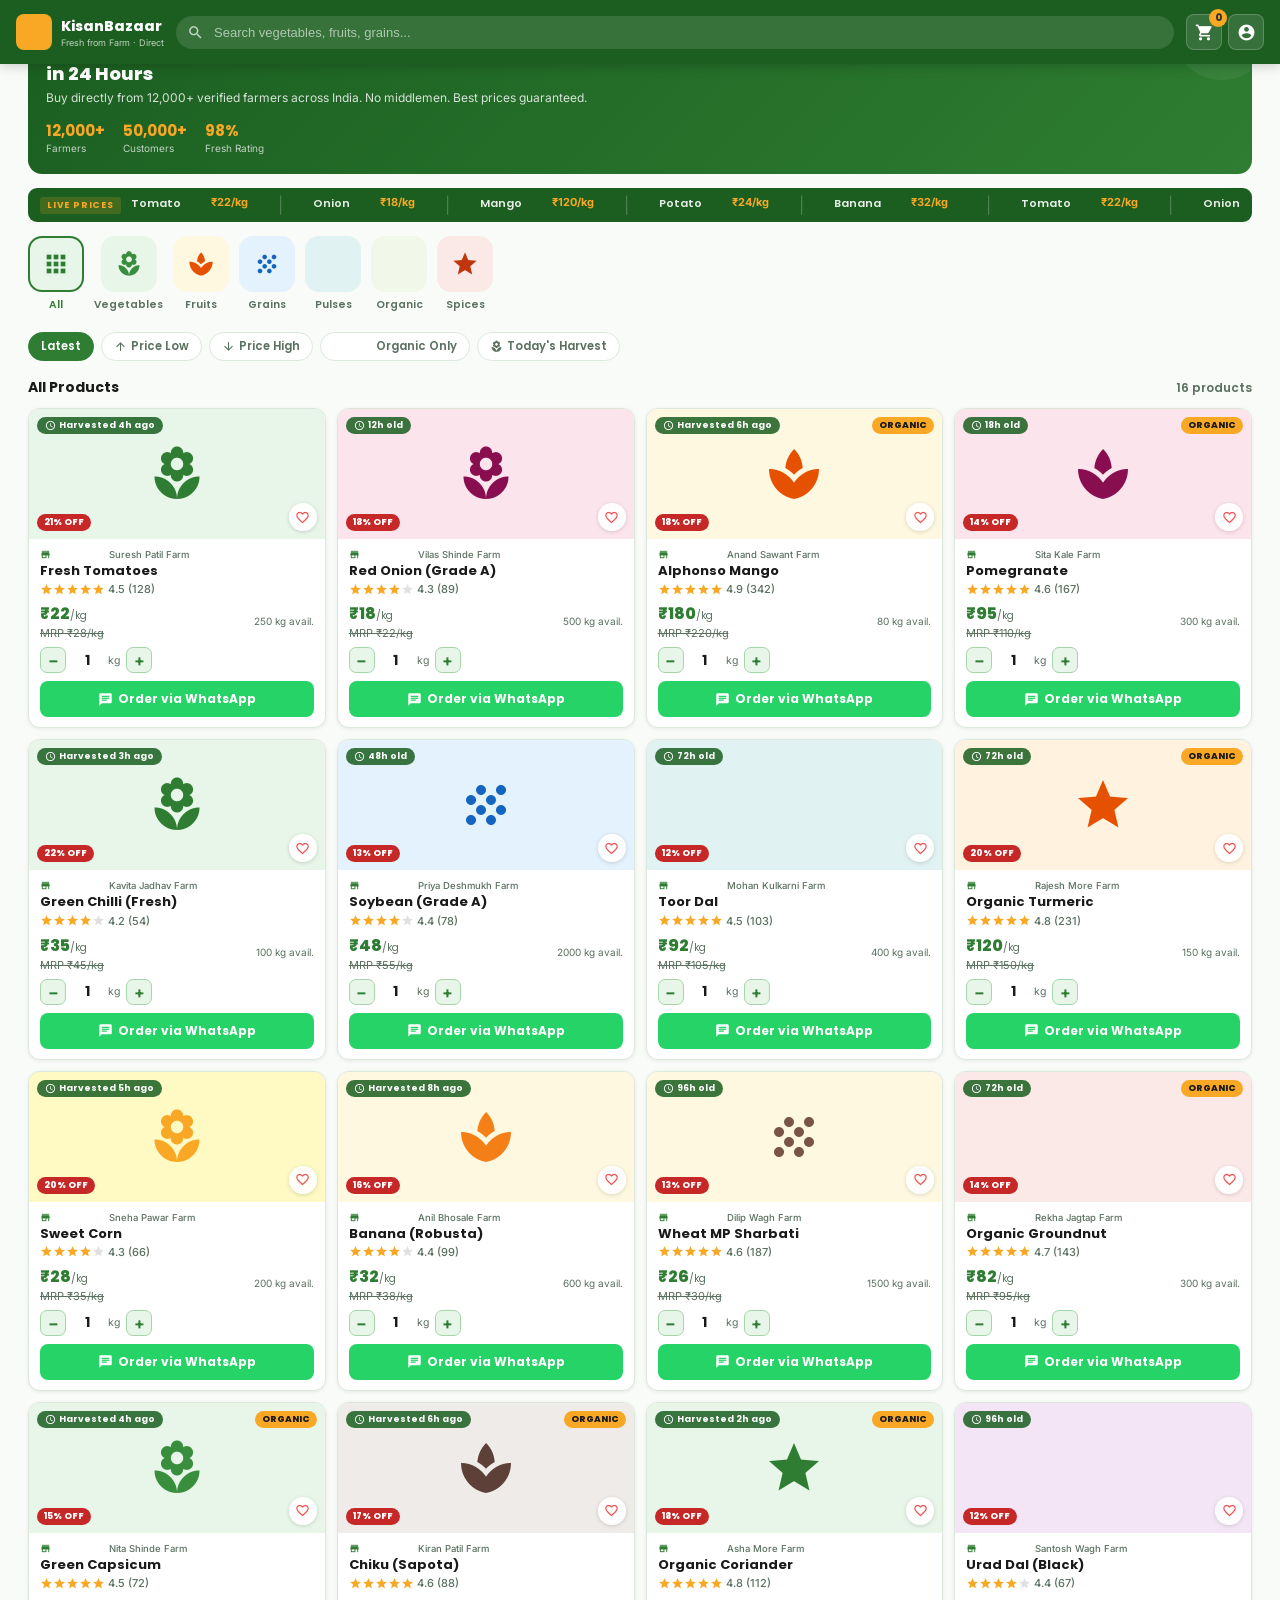
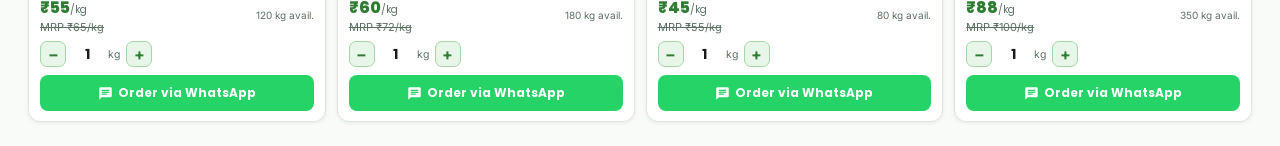
<file: customer.html>
<!DOCTYPE html>
<html lang="en">
<head>
<meta charset="UTF-8"/><meta name="viewport" content="width=device-width,initial-scale=1.0"/>
<title>KisanBazaar AI — Fresh from Farm</title>
<link rel="stylesheet" href="customer.css"/>
</head>
<body>
<div id="custToast"></div>

<!-- HEADER -->
<header class="cust-header">
  <div class="cust-header-inner">
    <div class="cust-logo">
      <div class="cust-logo-box"><span class="material-icons">eco</span></div>
      <div>
        <div class="cust-logo-name">KisanBazaar</div>
        <div class="cust-logo-sub">Fresh from Farm · Direct</div>
      </div>
    </div>
    <div class="cust-search-wrap">
      <span class="material-icons cust-search-icon">search</span>
      <input class="cust-search" type="text" id="custSearch" placeholder="Search vegetables, fruits, grains..." oninput="searchProds()"/>
    </div>
    <div class="cust-header-right">
      <button class="cust-icon-btn" onclick="openCart()">
        <span class="material-icons">shopping_cart</span>
        <div class="cart-count" id="cartCountBadge">0</div>
      </button>
      <a href="login.html" class="cust-icon-btn">
        <span class="material-icons">account_circle</span>
      </a>
    </div>
  </div>
</header>

<!-- MAIN PAGE -->
<main class="cust-page">
<div class="cust-container">

  <!-- Hero Banner -->
  <div class="cust-hero">
    <div class="ch-tag">Fresh · Direct · Verified Farmers</div>
    <div class="ch-title">Farm to Your Doorstep<br/>in 24 Hours</div>
    <div class="ch-sub">Buy directly from 12,000+ verified farmers across India. No middlemen. Best prices guaranteed.</div>
    <div class="ch-stats">
      <div><div class="ch-stat-val">12,000+</div><div class="ch-stat-lbl">Farmers</div></div>
      <div><div class="ch-stat-val">50,000+</div><div class="ch-stat-lbl">Customers</div></div>
      <div><div class="ch-stat-val">98%</div><div class="ch-stat-lbl">Fresh Rating</div></div>
    </div>
  </div>

  <!-- Live Price Ticker -->
  <div class="live-ticker">
    <span class="lt-label">LIVE PRICES</span>
    <div class="lt-scroll"><div class="lt-inner">
      <span style="font-family:'Poppins',sans-serif;font-size:11px;font-weight:600;color:rgba(255,255,255,.9);">Tomato</span><span style="font-size:11px;font-weight:700;color:#F9A825;margin:0 8px;">₹22/kg</span>
      <span style="color:rgba(255,255,255,.22);">|</span>
      <span style="font-family:'Poppins',sans-serif;font-size:11px;font-weight:600;color:rgba(255,255,255,.9);margin-left:8px;">Onion</span><span style="font-size:11px;font-weight:700;color:#F9A825;margin:0 8px;">₹18/kg</span>
      <span style="color:rgba(255,255,255,.22);">|</span>
      <span style="font-family:'Poppins',sans-serif;font-size:11px;font-weight:600;color:rgba(255,255,255,.9);margin-left:8px;">Mango</span><span style="font-size:11px;font-weight:700;color:#F9A825;margin:0 8px;">₹120/kg</span>
      <span style="color:rgba(255,255,255,.22);">|</span>
      <span style="font-family:'Poppins',sans-serif;font-size:11px;font-weight:600;color:rgba(255,255,255,.9);margin-left:8px;">Potato</span><span style="font-size:11px;font-weight:700;color:#F9A825;margin:0 8px;">₹24/kg</span>
      <span style="color:rgba(255,255,255,.22);">|</span>
      <span style="font-family:'Poppins',sans-serif;font-size:11px;font-weight:600;color:rgba(255,255,255,.9);margin-left:8px;">Banana</span><span style="font-size:11px;font-weight:700;color:#F9A825;margin:0 8px;">₹32/kg</span>
      <!-- Duplicate for loop -->
      <span style="color:rgba(255,255,255,.22);margin:0 8px;">|</span>
      <span style="font-family:'Poppins',sans-serif;font-size:11px;font-weight:600;color:rgba(255,255,255,.9);">Tomato</span><span style="font-size:11px;font-weight:700;color:#F9A825;margin:0 8px;">₹22/kg</span>
      <span style="color:rgba(255,255,255,.22);">|</span>
      <span style="font-family:'Poppins',sans-serif;font-size:11px;font-weight:600;color:rgba(255,255,255,.9);margin-left:8px;">Onion</span><span style="font-size:11px;font-weight:700;color:#F9A825;margin:0 8px;">₹18/kg</span>
      <span style="color:rgba(255,255,255,.22);">|</span>
      <span style="font-family:'Poppins',sans-serif;font-size:11px;font-weight:600;color:rgba(255,255,255,.9);margin-left:8px;">Mango</span><span style="font-size:11px;font-weight:700;color:#F9A825;margin:0 8px;">₹120/kg</span>
      <span style="color:rgba(255,255,255,.22);">|</span>
      <span style="font-family:'Poppins',sans-serif;font-size:11px;font-weight:600;color:rgba(255,255,255,.9);margin-left:8px;">Potato</span><span style="font-size:11px;font-weight:700;color:#F9A825;margin:0 8px;">₹24/kg</span>
      <span style="color:rgba(255,255,255,.22);">|</span>
      <span style="font-family:'Poppins',sans-serif;font-size:11px;font-weight:600;color:rgba(255,255,255,.9);margin-left:8px;">Banana</span><span style="font-size:11px;font-weight:700;color:#F9A825;margin:0 8px;">₹32/kg</span>
    </div></div>
  </div>

  <!-- Category Icons -->
  <div class="cat-scroll" id="catScroll">
    <div class="cat-item active" onclick="filterCat('all',this)">
      <div class="cat-icon" style="background:#E8F5E9;"><span class="material-icons" style="color:#2E7D32;">apps</span></div>
      <div class="cat-label">All</div>
    </div>
    <div class="cat-item" onclick="filterCat('vegetable',this)">
      <div class="cat-icon" style="background:#E8F5E9;"><span class="material-icons" style="color:#388E3C;">local_florist</span></div>
      <div class="cat-label">Vegetables</div>
    </div>
    <div class="cat-item" onclick="filterCat('fruit',this)">
      <div class="cat-icon" style="background:#FFF8E1;"><span class="material-icons" style="color:#E65100;">spa</span></div>
      <div class="cat-label">Fruits</div>
    </div>
    <div class="cat-item" onclick="filterCat('grain',this)">
      <div class="cat-icon" style="background:#E3F2FD;"><span class="material-icons" style="color:#1565C0;">grain</span></div>
      <div class="cat-label">Grains</div>
    </div>
    <div class="cat-item" onclick="filterCat('pulse',this)">
      <div class="cat-icon" style="background:#E0F2F1;"><span class="material-icons" style="color:#00695C;">eco</span></div>
      <div class="cat-label">Pulses</div>
    </div>
    <div class="cat-item" onclick="filterCat('organic',this)">
      <div class="cat-icon" style="background:#F1F8E9;"><span class="material-icons" style="color:#33691E;">energy_savings_leaf</span></div>
      <div class="cat-label">Organic</div>
    </div>
    <div class="cat-item" onclick="filterCat('spice',this)">
      <div class="cat-icon" style="background:#FBE9E7;"><span class="material-icons" style="color:#BF360C;">star</span></div>
      <div class="cat-label">Spices</div>
    </div>
  </div>

  <!-- Filters Row -->
  <div class="cust-filter-row" id="custFilterRow">
    <div class="cf-chip active" onclick="sortCust('latest',this)">Latest</div>
    <div class="cf-chip" onclick="sortCust('price_low',this)"><span class="material-icons">arrow_upward</span>Price Low</div>
    <div class="cf-chip" onclick="sortCust('price_high',this)"><span class="material-icons">arrow_downward</span>Price High</div>
    <div class="cf-chip" onclick="sortCust('organic',this)"><span class="material-icons">eco</span>Organic Only</div>
    <div class="cf-chip" onclick="sortCust('fresh',this)"><span class="material-icons">local_florist</span>Today's Harvest</div>
  </div>

  <!-- Products Grid -->
  <div class="sec-head">
    <div class="sec-title" id="prodSectionTitle">All Products</div>
    <div class="sec-link" id="prodCount" style="color:var(--c-muted);font-size:12px;">Loading...</div>
  </div>
  <div class="cust-prod-grid" id="custProdGrid"></div>

</div>
</main>

<!-- BOTTOM NAV -->
<nav class="cust-bottom-nav">
  <button class="cbn-item active"><span class="material-icons">home</span><span>Home</span></button>
  <button class="cbn-item" onclick="filterCat('vegetable',document.querySelector('.cat-item:nth-child(2)'))"><span class="material-icons">local_florist</span><span>Vegetables</span></button>
  <button class="cbn-item" onclick="openCart()"><span class="material-icons">shopping_cart</span><span>Cart</span></button>
  <button class="cbn-item"><span class="material-icons">favorite_border</span><span>Wishlist</span></button>
  <a href="profile.html" class="cbn-item"><span class="material-icons">account_circle</span><span>Profile</span></a>
</nav>

<!-- CART DRAWER -->
<div class="cart-overlay" id="cartOverlay" onclick="closeCartOnOverlay(event)">
  <div class="cart-drawer">
    <div class="cart-handle"></div>
    <div class="cart-head">
      <div class="cart-title">My Cart (<span id="cartItemCount">0</span> items)</div>
      <button class="cart-close" onclick="closeCart()"><span class="material-icons">close</span></button>
    </div>
    <div id="cartBody"></div>
    <div class="cart-footer" id="cartFooter" style="display:none;">
      <div class="cart-total-row">
        <div class="cart-total-label">Total Amount</div>
        <div class="cart-total-val" id="cartTotal">₹0</div>
      </div>
      <button class="cart-checkout-btn" onclick="checkoutWA()">
        <span class="material-icons">chat</span>Order via WhatsApp
      </button>
    </div>
  </div>
</div>

<script src="customer.js"></script>
</body>
</html>
</file>
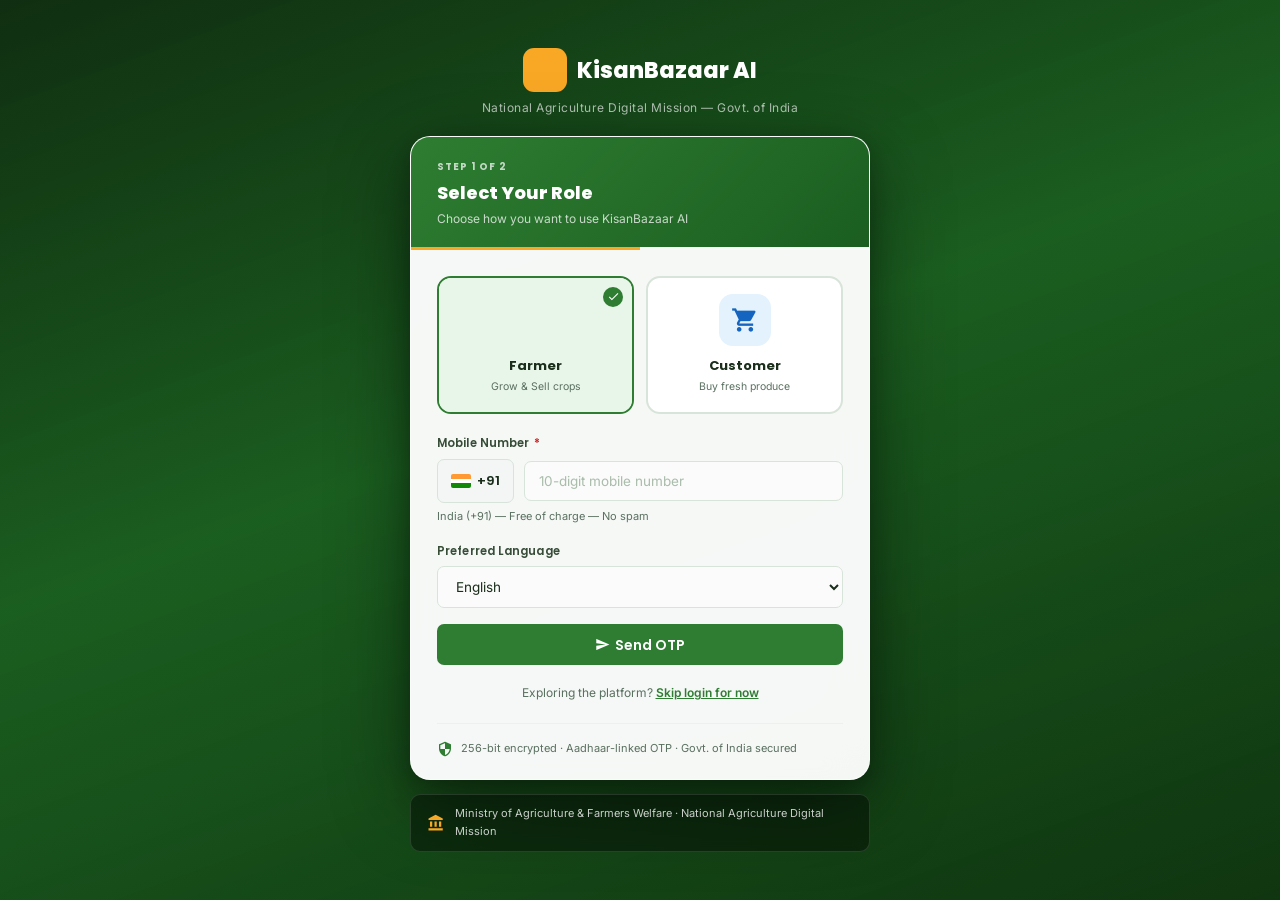
<file: login.html>
<!DOCTYPE html>
<html lang="en">
<head>
<meta charset="UTF-8"/><meta name="viewport" content="width=device-width,initial-scale=1.0"/>
<title>Login — KisanBazaar AI</title>
<link rel="stylesheet" href="styles.css"/>
<style>
*{box-sizing:border-box;margin:0;padding:0;}
body{
  min-height:100vh;display:flex;align-items:center;justify-content:center;
  padding:20px;position:relative;overflow:hidden;
  background:#1B5E20;
  font-family:'Inter',sans-serif;
}
.login-bg{
  position:fixed;inset:0;
  background-image:url('https://images.unsplash.com/photo-1560493676-04071c5f467b?w=1400&q=85');
  background-size:cover;background-position:center;
  z-index:0;
}
.login-bg-overlay{
  position:fixed;inset:0;
  background:linear-gradient(160deg,rgba(15,40,15,.88) 0%,rgba(27,94,32,.80) 45%,rgba(15,50,15,.92) 100%);
  z-index:1;
}
.login-wrap{position:relative;z-index:2;width:100%;max-width:460px;}

/* Branding strip above card */
.login-brand{text-align:center;margin-bottom:18px;}
.login-brand-logo{display:inline-flex;align-items:center;gap:10px;margin-bottom:6px;}
.login-brand-icon{width:44px;height:44px;background:var(--accent);border-radius:11px;display:flex;align-items:center;justify-content:center;}
.login-brand-icon .material-icons{font-size:24px;color:#1B5E20;}
.login-brand-name{font-family:'Poppins',sans-serif;font-size:22px;font-weight:800;color:#fff;}
.login-brand-tag{font-size:12px;color:rgba(255,255,255,.68);letter-spacing:.5px;}

/* Card — glass morphism */
.login-card{
  background:rgba(255,255,255,.96);
  backdrop-filter:blur(20px);
  -webkit-backdrop-filter:blur(20px);
  border-radius:20px;
  box-shadow:0 24px 80px rgba(0,0,0,0.45),0 8px 24px rgba(0,0,0,0.25);
  border:1px solid rgba(255,255,255,.5);
  overflow:hidden;
}
.login-card-header{
  background:linear-gradient(135deg,#2E7D32,#1B5E20);
  padding:22px 26px 18px;
}
.lch-step{font-size:10px;font-weight:700;font-family:'Poppins',sans-serif;color:rgba(255,255,255,.72);text-transform:uppercase;letter-spacing:1px;margin-bottom:4px;}
.lch-title{font-family:'Poppins',sans-serif;font-size:18px;font-weight:800;color:#fff;margin-bottom:2px;}
.lch-sub{font-size:12px;color:rgba(255,255,255,.75);}

/* Progress bar */
.login-progress{height:3px;background:rgba(255,255,255,.2);}
.login-progress-fill{height:100%;background:var(--accent);border-radius:0;transition:width .4s ease;}

.login-card-body{padding:26px 26px 22px;}

/* Role selector cards */
.role-selector{display:grid;grid-template-columns:1fr 1fr;gap:12px;margin-bottom:22px;}
.role-card{
  border:2px solid var(--border);border-radius:14px;padding:16px 12px;
  text-align:center;cursor:pointer;transition:all .2s ease;
  background:#fff;position:relative;overflow:hidden;
}
.role-card::before{content:'';position:absolute;inset:0;background:var(--primary-light);opacity:0;transition:opacity .2s;}
.role-card.active{border-color:var(--primary);}
.role-card.active::before{opacity:1;}
.role-card-inner{position:relative;z-index:1;}
.role-check{position:absolute;top:9px;right:9px;width:20px;height:20px;background:var(--primary);border-radius:50%;display:flex;align-items:center;justify-content:center;opacity:0;transform:scale(.6);transition:all .2s;}
.role-card.active .role-check{opacity:1;transform:scale(1);}
.role-check .material-icons{font-size:13px;color:#fff;}
.role-icon-wrap{width:52px;height:52px;border-radius:14px;display:flex;align-items:center;justify-content:center;margin:0 auto 10px;transition:background .2s;}
.role-icon-wrap .material-icons{font-size:28px;transition:color .2s;}
.role-card.active .role-icon-wrap{background:var(--primary);}
.role-card.active .role-icon-wrap .material-icons{color:#fff;}
.role-label{font-family:'Poppins',sans-serif;font-size:13px;font-weight:700;color:var(--text);margin-bottom:3px;}
.role-sub{font-size:10.5px;color:var(--text-muted);}

/* Phone input */
.phone-wrap{display:flex;align-items:center;gap:10px;}
.phone-prefix{
  display:flex;align-items:center;gap:6px;
  background:var(--bg);border:1.5px solid var(--border);
  border-radius:var(--r-sm);padding:11px 13px;
  font-family:'Poppins',sans-serif;font-size:13px;font-weight:600;color:var(--text);
  flex-shrink:0;white-space:nowrap;
}
.phone-flag{width:20px;height:14px;object-fit:cover;border-radius:2px;background:#FF9933;}
.phone-input{flex:1;}

/* 6-box OTP */
.otp-boxes{display:flex;gap:9px;margin-bottom:16px;}
.otp-box{
  flex:1;height:54px;
  border:2px solid var(--border);border-radius:11px;
  text-align:center;font-family:'Poppins',sans-serif;
  font-size:24px;font-weight:800;color:var(--primary);
  background:#FAFBFA;outline:none;
  transition:border-color .18s,box-shadow .18s,background .18s;
  caret-color:var(--primary);
}
.otp-box:focus{border-color:var(--primary);background:#fff;box-shadow:0 0 0 3px rgba(46,125,50,.12);}
.otp-box.filled{border-color:var(--primary);background:var(--primary-light);}

.demo-pill{
  display:inline-flex;align-items:center;gap:6px;
  background:var(--accent-light);border:1px solid #FFE082;
  border-radius:var(--r-full);padding:5px 13px;
  font-size:12px;font-weight:600;color:#E65100;margin-bottom:16px;
}
.demo-pill .material-icons{font-size:14px;}

/* Skip link */
.skip-wrap{text-align:center;margin-top:14px;}
.skip-link{font-size:12px;color:var(--text-muted);}
.skip-link span{color:var(--primary);font-weight:600;cursor:pointer;text-decoration:underline;}

/* Security badge */
.security-row{display:flex;align-items:center;gap:8px;margin-top:18px;padding-top:16px;border-top:1px solid var(--border-light);}
.security-row .material-icons{font-size:16px;color:var(--primary);}
.security-row span{font-size:11px;color:var(--text-muted);}

/* Steps */
.login-step{display:none;}
.login-step.active{display:block;}

/* Resend */
.resend-row{text-align:center;margin-top:10px;font-size:12px;color:var(--text-muted);}
.resend-row span{color:var(--primary);font-weight:600;cursor:pointer;}

/* Govt badge below card */
.login-govt-strip{
  background:rgba(0,0,0,.4);backdrop-filter:blur(8px);
  border:1px solid rgba(255,255,255,.12);border-radius:10px;
  padding:10px 16px;margin-top:14px;
  display:flex;align-items:center;gap:10px;
}
.login-govt-strip .material-icons{font-size:18px;color:var(--accent);}
.login-govt-strip span{font-size:11px;color:rgba(255,255,255,.78);}
</style>
</head>
<body>
<div class="login-bg"></div>
<div class="login-bg-overlay"></div>
<div id="toastBox"></div>

<div class="login-wrap">
  <!-- Brand strip -->
  <div class="login-brand">
    <div class="login-brand-logo">
      <div class="login-brand-icon"><span class="material-icons">eco</span></div>
      <div class="login-brand-name">KisanBazaar AI</div>
    </div>
    <div class="login-brand-tag">National Agriculture Digital Mission — Govt. of India</div>
  </div>

  <!-- Card -->
  <div class="login-card">
    <div class="login-card-header" id="lcHeader">
      <div class="lch-step" id="lcStep">Step 1 of 2</div>
      <div class="lch-title" id="lcTitle">Select Your Role</div>
      <div class="lch-sub" id="lcSub">Choose how you want to use KisanBazaar AI</div>
    </div>
    <div class="login-progress"><div class="login-progress-fill" id="lcProgress" style="width:50%;"></div></div>

    <div class="login-card-body">

      <!-- Step 1 -->
      <div class="login-step active" id="step1">
        <!-- Role Selector -->
        <div class="role-selector" style="margin-bottom:20px;">
          <div class="role-card active" id="roleFarmer" onclick="selectRole('farmer')">
            <div class="role-check"><span class="material-icons">check</span></div>
            <div class="role-card-inner">
              <div class="role-icon-wrap" style="background:var(--primary-light);"><span class="material-icons" style="color:var(--primary);">agriculture</span></div>
              <div class="role-label">Farmer</div>
              <div class="role-sub">Grow &amp; Sell crops</div>
            </div>
          </div>
          <div class="role-card" id="roleCustomer" onclick="selectRole('customer')">
            <div class="role-check"><span class="material-icons">check</span></div>
            <div class="role-card-inner">
              <div class="role-icon-wrap" style="background:#E3F2FD;"><span class="material-icons" style="color:#1565C0;">shopping_cart</span></div>
              <div class="role-label">Customer</div>
              <div class="role-sub">Buy fresh produce</div>
            </div>
          </div>
        </div>

        <div class="form-group">
          <label class="form-label">Mobile Number <span class="form-req">*</span></label>
          <div class="phone-wrap">
            <div class="phone-prefix">
              <div class="phone-flag" style="background:linear-gradient(180deg,#FF9933 33%,#fff 33% 66%,#138808 66%);"></div>
              +91
            </div>
            <input class="form-input phone-input" type="tel" id="phoneInput" maxlength="10" placeholder="10-digit mobile number" inputmode="numeric"/>
          </div>
          <div class="form-hint">India (+91) — Free of charge — No spam</div>
        </div>

        <div class="form-group">
          <label class="form-label">Preferred Language</label>
          <select class="form-select" id="langPref">
            <option value="en">English</option>
            <option value="te">Telugu (తెలుగు)</option>
            <option value="hi">Hindi (हिंदी)</option>
            <option value="mr">Marathi (मराठी)</option>
            <option value="kn">Kannada (ಕನ್ನಡ)</option>
            <option value="ta">Tamil (தமிழ்)</option>
            <option value="gu">Gujarati (ગુજરાતી)</option>
            <option value="pa">Punjabi (ਪੰਜਾਬੀ)</option>
          </select>
        </div>

        <button class="btn btn-primary btn-full btn-lg" onclick="sendOTP()" style="font-size:14px;">
          <span class="material-icons">send</span>Send OTP
        </button>
        <div class="skip-wrap">
          <span class="skip-link">Exploring the platform? <span onclick="skipLogin()">Skip login for now</span></span>
        </div>
      </div>

      <!-- Step 2 -->
      <div class="login-step" id="step2">
        <div class="demo-pill"><span class="material-icons">info</span>Demo OTP is <strong>1 2 3 4 5 6</strong></div>
        <div class="otp-boxes" id="otpBoxes">
          <input class="otp-box" id="ob0" type="text" maxlength="1" inputmode="numeric" oninput="otpIn(this,0)" onkeydown="otpKey(event,this,0)"/>
          <input class="otp-box" id="ob1" type="text" maxlength="1" inputmode="numeric" oninput="otpIn(this,1)" onkeydown="otpKey(event,this,1)"/>
          <input class="otp-box" id="ob2" type="text" maxlength="1" inputmode="numeric" oninput="otpIn(this,2)" onkeydown="otpKey(event,this,2)"/>
          <input class="otp-box" id="ob3" type="text" maxlength="1" inputmode="numeric" oninput="otpIn(this,3)" onkeydown="otpKey(event,this,3)"/>
          <input class="otp-box" id="ob4" type="text" maxlength="1" inputmode="numeric" oninput="otpIn(this,4)" onkeydown="otpKey(event,this,4)"/>
          <input class="otp-box" id="ob5" type="text" maxlength="1" inputmode="numeric" oninput="otpIn(this,5)" onkeydown="otpKey(event,this,5)"/>
        </div>
        <button class="btn btn-primary btn-full btn-lg" onclick="verifyOTP()" style="font-size:14px;">
          <span class="material-icons">verified_user</span>Verify &amp; Login
        </button>
        <div class="resend-row">Didn't receive OTP? <span onclick="resendOTP()">Resend OTP</span></div>
        <div style="margin-top:12px;">
          <button class="btn btn-ghost btn-sm" onclick="backToStep1()" style="width:100%;">
            <span class="material-icons">arrow_back</span>Change Number
          </button>
        </div>
      </div>

      <div class="security-row">
        <span class="material-icons">security</span>
        <span>256-bit encrypted · Aadhaar-linked OTP · Govt. of India secured</span>
      </div>
    </div>
  </div>

  <!-- Govt badge -->
  <div class="login-govt-strip">
    <span class="material-icons">account_balance</span>
    <span>Ministry of Agriculture &amp; Farmers Welfare · National Agriculture Digital Mission</span>
  </div>
</div>

<script>
let selectedRole = 'farmer';

function selectRole(r) {
  selectedRole = r;
  document.getElementById('roleFarmer').classList.toggle('active', r==='farmer');
  document.getElementById('roleCustomer').classList.toggle('active', r==='customer');
}

function sendOTP() {
  const ph = document.getElementById('phoneInput').value.trim();
  if (ph.length!==10 || !/^\d{10}$/.test(ph)) { showToast('Enter a valid 10-digit mobile number','error'); return; }
  document.getElementById('lcStep').textContent  = 'Step 2 of 2';
  document.getElementById('lcTitle').textContent = 'Verify OTP';
  document.getElementById('lcSub').textContent   = 'OTP sent to +91 '+ph.slice(0,5)+'XXXXX';
  document.getElementById('lcProgress').style.width = '100%';
  document.getElementById('step1').classList.remove('active');
  document.getElementById('step2').classList.add('active');
  document.getElementById('ob0').focus();
  showToast('OTP sent! (Demo: 1 2 3 4 5 6)','info');
}

function otpIn(el, idx) {
  el.classList.toggle('filled', el.value.length>0);
  if (el.value.length===1 && idx<5) document.getElementById('ob'+(idx+1)).focus();
  if (idx===5 && el.value.length===1) checkAutoVerify();
}
function otpKey(e, el, idx) {
  if (e.key==='Backspace'&&!el.value&&idx>0) { const p=document.getElementById('ob'+(idx-1)); p.value=''; p.classList.remove('filled'); p.focus(); }
}
function checkAutoVerify() {
  const otp = [0,1,2,3,4,5].map(i=>document.getElementById('ob'+i).value).join('');
  if (otp.length===6) verifyOTP();
}
function verifyOTP() {
  const otp = [0,1,2,3,4,5].map(i=>document.getElementById('ob'+i).value).join('');
  if (otp==='123456') {
    const ph   = document.getElementById('phoneInput').value.trim();
    const lang = document.getElementById('langPref').value;
    const user = {name:'Ramesh Kumar',phone:'+91 '+ph,role:selectedRole,lang,id:'GUN001',seq:1};
    localStorage.setItem('kb_user', JSON.stringify(user));
    showToast('Login successful! Welcome to KisanBazaar AI','success');
    setTimeout(()=>location.href = selectedRole==='customer' ? 'customer.html' : 'index.html', 900);
  } else { showToast('Incorrect OTP. Demo OTP is 1 2 3 4 5 6','error'); }
}
function backToStep1() {
  document.getElementById('step2').classList.remove('active');
  document.getElementById('step1').classList.add('active');
  document.getElementById('lcStep').textContent  = 'Step 1 of 2';
  document.getElementById('lcTitle').textContent = 'Select Your Role';
  document.getElementById('lcSub').textContent   = 'Choose how you want to use KisanBazaar AI';
  document.getElementById('lcProgress').style.width = '50%';
  [0,1,2,3,4,5].forEach(i=>{ const b=document.getElementById('ob'+i); b.value=''; b.classList.remove('filled'); });
}
function resendOTP() { showToast('OTP resent! (Demo: 1 2 3 4 5 6)','info'); }
function skipLogin() { location.href='index.html'; }

function showToast(msg, type='info') {
  const box=document.getElementById('toastBox'); if(!box) return;
  const m={success:{cls:'t-success',ic:'check_circle'},error:{cls:'t-error',ic:'error'},info:{cls:'t-info',ic:'info'}};
  const t=m[type]||m.info;
  const el=document.createElement('div'); el.className='toast '+t.cls;
  el.innerHTML=`<span class="material-icons">${t.ic}</span>${msg}`;
  box.appendChild(el);
  setTimeout(()=>{el.style.opacity='0';setTimeout(()=>el.remove(),300);},3800);
}
</script>
</body>
</html>
</file>
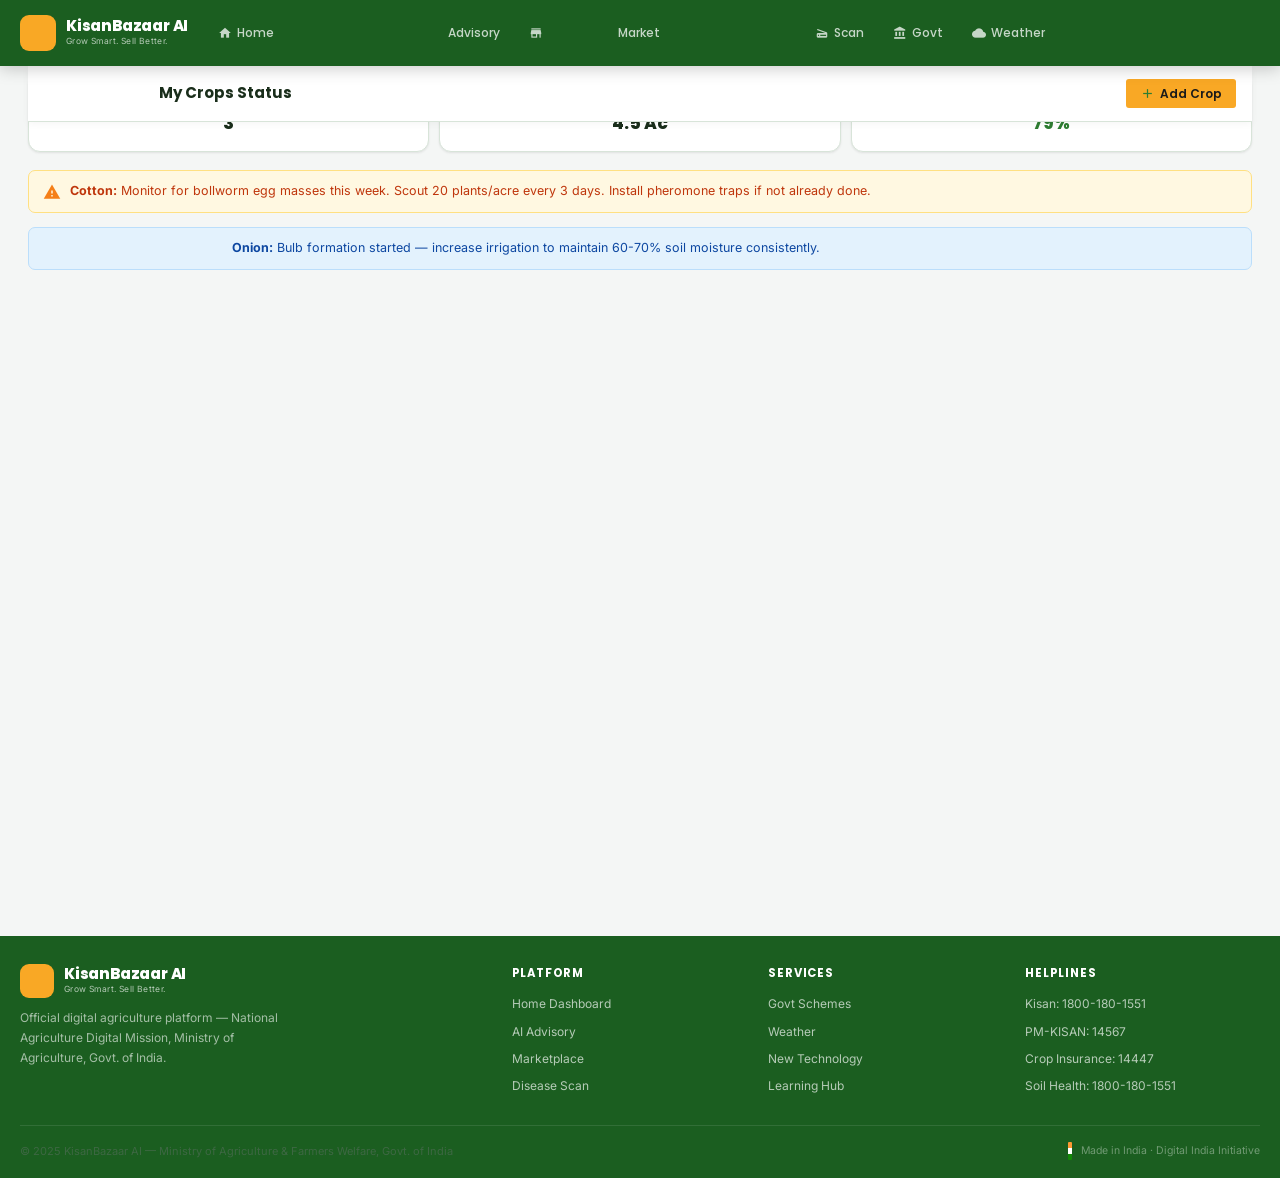
<file: my-crops.html>
<!DOCTYPE html>
<html lang="en">
<head>
<meta charset="UTF-8"/><meta name="viewport" content="width=device-width,initial-scale=1.0"/>
<title>My Crops — KisanBazaar AI</title>
<link rel="stylesheet" href="styles.css"/>
</head>
<body data-page="my-crops">
<div id="kb-header-ph"></div>
<main class="kb-page">
<div class="kb-container">
  <div class="kb-pgbar"><span class="material-icons">grass</span><h2>My Crops Status</h2><div class="kb-pgbar-right"><button class="btn btn-accent btn-sm" onclick="openModal('addCropModal')"><span class="material-icons">add</span>Add Crop</button></div></div>

  <!-- Season Stats -->
  <div style="display:grid;grid-template-columns:repeat(3,1fr);gap:10px;margin-bottom:18px;">
    <div class="stat-card"><div class="stat-lbl">Active Crops</div><div class="stat-val" id="cropCount">3</div></div>
    <div class="stat-card"><div class="stat-lbl">Total Area</div><div class="stat-val" id="totalArea">4.5 Ac</div></div>
    <div class="stat-card"><div class="stat-lbl">Avg Health</div><div class="stat-val" id="avgHealth" style="color:var(--primary);">79%</div></div>
  </div>

  <!-- Farm Alerts -->
  <div class="info-box ib-yellow"><span class="material-icons">warning</span><p><strong>Cotton:</strong> Monitor for bollworm egg masses this week. Scout 20 plants/acre every 3 days. Install pheromone traps if not already done.</p></div>
  <div class="info-box ib-blue"><span class="material-icons">water_drop</span><p><strong>Onion:</strong> Bulb formation started — increase irrigation to maintain 60-70% soil moisture consistently.</p></div>

  <div id="cropsList"></div>
</div>
</main>

<div class="modal-overlay" id="addCropModal" onclick="closeModalOnOverlay(event,'addCropModal')">
  <div class="modal-sheet"><div class="modal-handle"></div>
    <div class="modal-head"><div class="modal-title">Add New Crop</div><button class="modal-close" onclick="closeModal('addCropModal')"><span class="material-icons">close</span></button></div>
    <div class="modal-body">
      <div class="form-group"><label class="form-label">Crop Name <span class="form-req">*</span></label><input class="form-input" id="acName" placeholder="e.g. Soybean, Cotton, Tomato"/></div>
      <div class="form-2col">
        <div class="form-group"><label class="form-label">Area (Acres)</label><input class="form-input" id="acArea" type="number" placeholder="2.0" min="0.1" step="0.1"/></div>
        <div class="form-group"><label class="form-label">Sowing Date</label><input class="form-input" id="acDate" type="date"/></div>
      </div>
      <div class="form-2col">
        <div class="form-group"><label class="form-label">Growth Stage</label><select class="form-select" id="acStage"><option>Germination</option><option>Vegetative</option><option>Flowering</option><option>Fruiting</option><option>Maturity</option></select></div>
        <div class="form-group"><label class="form-label">Soil Type</label><select class="form-select" id="acSoil"><option>Black Cotton</option><option>Red Soil</option><option>Alluvial</option><option>Sandy Loam</option><option>Clay</option></select></div>
      </div>
      <button class="btn btn-primary btn-full btn-lg" onclick="addCrop()"><span class="material-icons">check_circle</span>Add Crop to My Farm</button>
    </div>
  </div>
</div>

<div id="kb-bottom-nav-ph"></div>
<div id="kb-footer-ph"></div>
<script src="script.js"></script>
<script>
const DEFAULT_CROPS=[{id:1,name:'Soybean',area:2.0,sown:'15 Jun 2025',harvest:'Oct 2025',stage:'Flowering',soil:'Black Cotton',health:82,moisture:68,nutrient:74,sug:'Apply 30 kg Urea/acre now for better pod filling. Reduce irrigation frequency — crop is at critical flowering stage.'},{id:2,name:'Cotton',area:1.5,sown:'10 Jun 2025',harvest:'Dec 2025',stage:'Vegetative',soil:'Black Cotton',health:90,moisture:72,nutrient:80,sug:'Monitor for bollworm egg masses. Scout field every 3 days. Install pheromone traps at 5 per acre if not done.'},{id:3,name:'Onion',area:1.0,sown:'1 Jul 2025',harvest:'Feb 2026',stage:'Germination',soil:'Red Loam',health:65,moisture:55,nutrient:60,sug:'Increase irrigation to maintain 60-70% moisture. Bulb formation has started. Watch for Purple Blotch symptoms.'}];
let crops=JSON.parse(localStorage.getItem('kb_crops_v4')||'null')||DEFAULT_CROPS;
window.initPage_my_crops=function(){renderCrops();updateStats();document.getElementById('acDate').valueAsDate=new Date();};
function renderCrops(){const el=document.getElementById('cropsList');if(!el)return;if(!crops.length){el.innerHTML='<div class="empty-state"><span class="material-icons">grass</span><h4>No crops added yet</h4><p>Tap Add Crop to start tracking your fields</p></div>';return;}el.innerHTML=crops.map(c=>`<div class="crop-card-wrap"><div class="crop-top"><div class="crop-icon" style="background:${c.health>80?'#E8F5E9':c.health>60?'#FFF8E1':'#FFEBEE'};"><span class="material-icons" style="color:${c.health>80?'#2E7D32':c.health>60?'#F57F17':'#C62828'};">grass</span></div><div style="flex:1;"><div class="crop-name">${c.name}</div><div class="crop-meta">${c.area} Acre &middot; Sown: ${c.sown} &middot; Harvest: ${c.harvest}</div></div><div style="display:flex;flex-direction:column;align-items:flex-end;gap:5px;"><span class="badge ${c.health>80?'bdg-green':c.health>60?'bdg-yellow':'bdg-red'}">${c.stage}</span><div style="display:flex;gap:4px;"><button class="btn btn-ghost btn-xs" onclick="editCrop(${c.id})"><span class="material-icons">edit</span></button><button class="btn btn-danger btn-xs" onclick="removeCrop(${c.id})"><span class="material-icons">delete</span></button></div></div></div><div class="cp-wrap"><div class="cp-row"><div class="cp-lbl">Health</div><div class="cp-bar"><div class="cp-fill ${c.health>80?'cp-good':c.health>60?'cp-warn':'cp-bad'}" style="width:${c.health}%;"></div></div><div class="cp-pct" style="color:${c.health>80?'#2E7D32':c.health>60?'#F57F17':'#C62828'};">${c.health}%</div></div><div class="cp-row"><div class="cp-lbl">Moisture</div><div class="cp-bar"><div class="cp-fill ${c.moisture>65?'cp-good':c.moisture>45?'cp-warn':'cp-bad'}" style="width:${c.moisture}%;"></div></div><div class="cp-pct">${c.moisture}%</div></div><div class="cp-row"><div class="cp-lbl">Nutrients</div><div class="cp-bar"><div class="cp-fill ${c.nutrient>70?'cp-good':c.nutrient>50?'cp-warn':'cp-bad'}" style="width:${c.nutrient}%;"></div></div><div class="cp-pct">${c.nutrient}%</div></div></div><div class="crop-tip"><span class="material-icons">tips_and_updates</span><p>${c.sug}</p></div><div style="padding:0 15px 13px;display:flex;gap:8px;"><a href="scan.html" class="btn btn-outline btn-sm"><span class="material-icons">document_scanner</span>Scan</a><a href="advisory.html" class="btn btn-ghost btn-sm"><span class="material-icons">psychology</span>AI Advice</a><a href="check-price.html" class="btn btn-ghost btn-sm"><span class="material-icons">trending_up</span>Price</a></div></div>`).join('');}
function updateStats(){setTxt('cropCount',crops.length);const a=crops.reduce((s,c)=>s+c.area,0).toFixed(1);setTxt('totalArea',a+' Ac');const h=crops.length?Math.round(crops.reduce((s,c)=>s+c.health,0)/crops.length):0;setTxt('avgHealth',h+'%');}
function addCrop(){const name=document.getElementById('acName').value.trim();const area=document.getElementById('acArea').value;const date=document.getElementById('acDate').value;const stage=document.getElementById('acStage').value;const soil=document.getElementById('acSoil').value;if(!name){toast('Enter crop name','error');return;}const c={id:Date.now(),name,area:parseFloat(area)||1,sown:date||'Recently',harvest:'TBD',stage,soil,health:85,moisture:65,nutrient:72,sug:`Monitor ${name} closely. Follow recommended fertiliser and irrigation schedule for optimal yield.`};crops.push(c);localStorage.setItem('kb_crops_v4',JSON.stringify(crops));closeModal('addCropModal');document.getElementById('acName').value='';renderCrops();updateStats();toast(name+' added to My Farm!','success');}
function removeCrop(id){crops=crops.filter(c=>c.id!==id);localStorage.setItem('kb_crops_v4',JSON.stringify(crops));renderCrops();updateStats();toast('Crop removed','info');}
function editCrop(id){toast('Edit crop feature coming soon','info');}
</script>
</body>
</html>
</file>
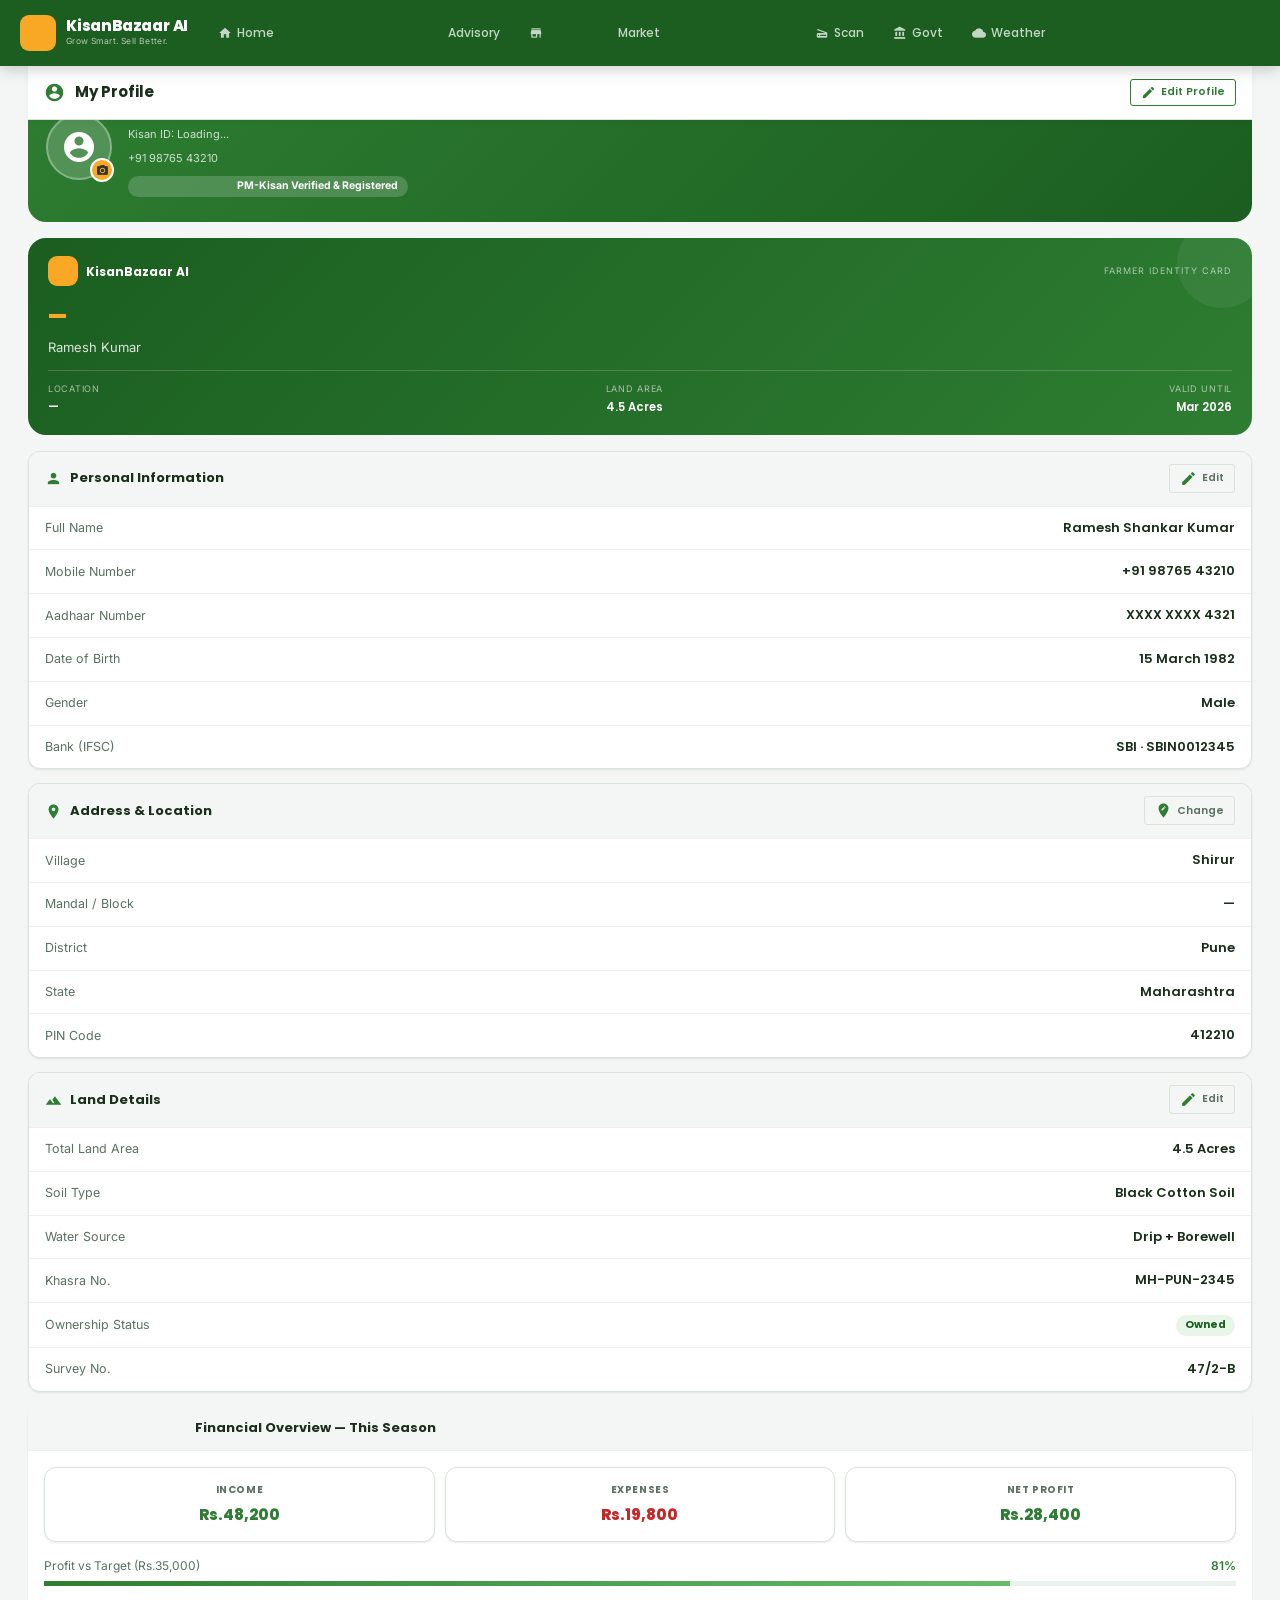
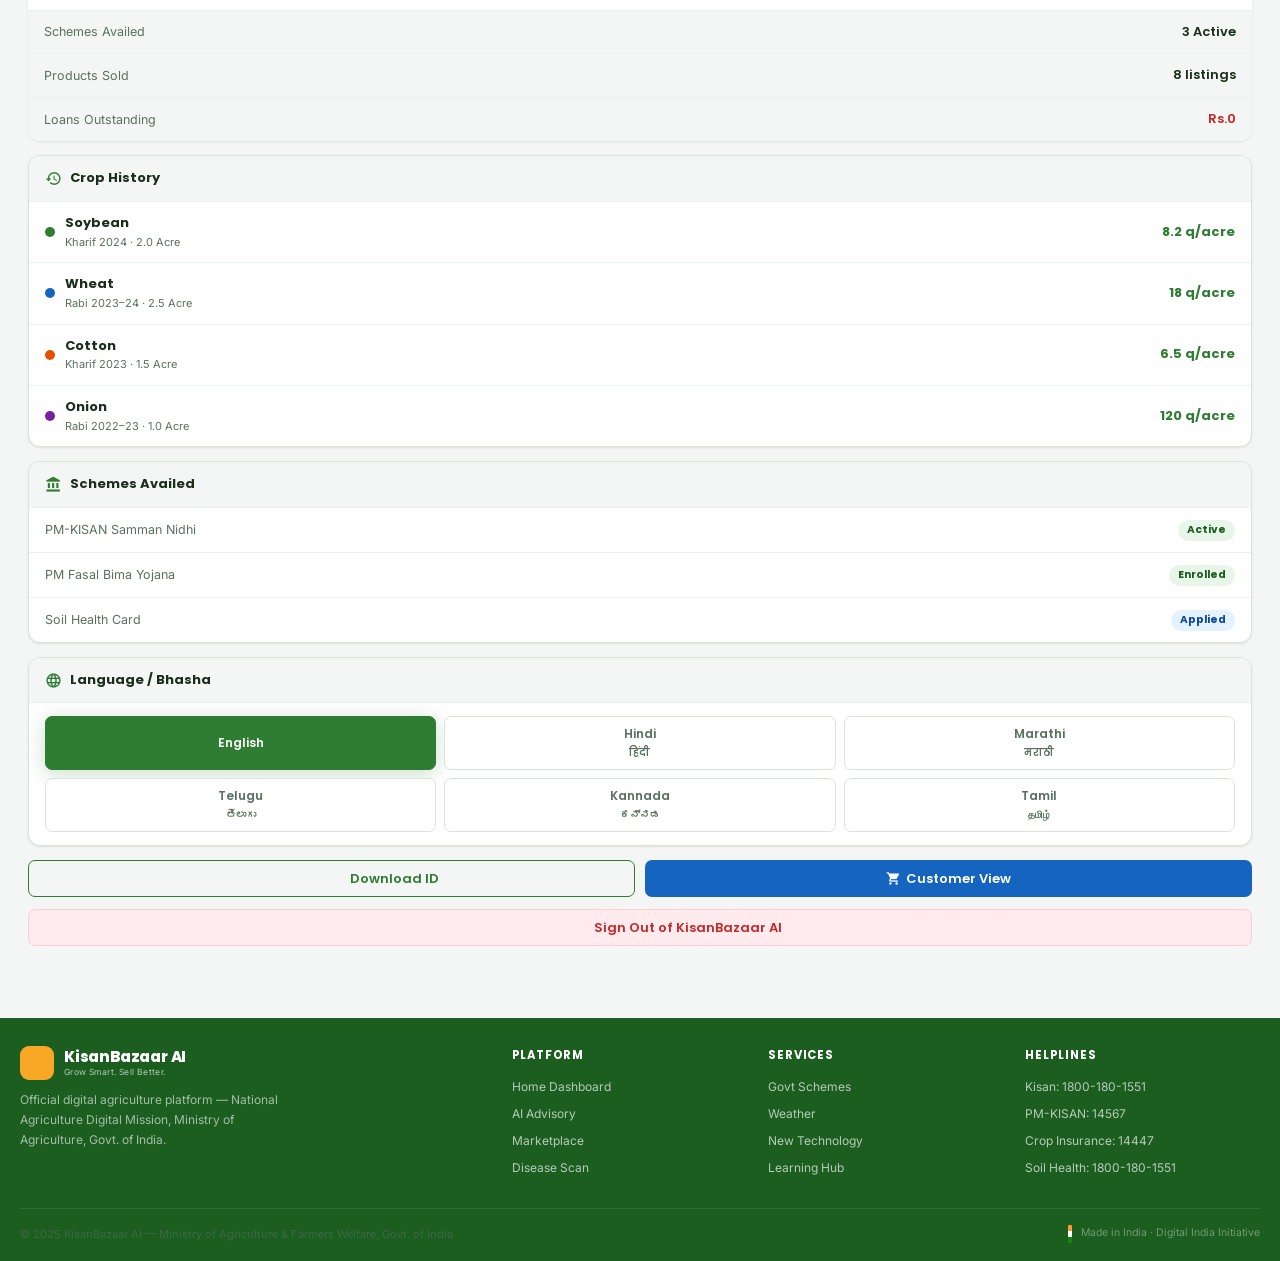
<file: profile.html>
<!DOCTYPE html>
<html lang="en">
<head>
<meta charset="UTF-8"/><meta name="viewport" content="width=device-width,initial-scale=1.0"/>
<title>My Profile — KisanBazaar AI</title>
<link rel="stylesheet" href="styles.css"/>
<style>
.fin-card{background:var(--card);border-radius:var(--r);overflow:hidden;box-shadow:var(--shadow-xs);margin-bottom:14px;}
.fin-bar{height:5px;width:100%;background:var(--border-light);}
.fin-bar-fill{height:100%;background:linear-gradient(90deg,var(--primary),#66BB6A);border-radius:0;}
.crop-hist-row{padding:11px 16px;border-bottom:1px solid var(--border-light);display:flex;align-items:center;justify-content:space-between;}
.crop-hist-row:last-child{border-bottom:none;}
.chr-left{display:flex;align-items:center;gap:10px;}
.chr-dot{width:10px;height:10px;border-radius:50%;flex-shrink:0;}
.chr-name{font-family:'Poppins',sans-serif;font-size:13px;font-weight:700;}
.chr-meta{font-size:11px;color:var(--text-muted);}
.chr-yield{font-family:'Poppins',sans-serif;font-size:13px;font-weight:700;color:var(--primary);}
.lang-grid{display:grid;grid-template-columns:repeat(3,1fr);gap:8px;padding:13px 16px;}
.lang-btn{padding:8px;border-radius:var(--r-sm);border:1.5px solid var(--border);font-family:'Poppins',sans-serif;font-size:12px;font-weight:600;cursor:pointer;background:var(--card);color:var(--text-muted);transition:all .18s;text-align:center;}
.lang-btn.active{background:var(--primary);color:#fff;border-color:var(--primary);box-shadow:var(--shadow-green);}
</style>
</head>
<body data-page="profile">
<div id="kb-header-ph"></div>
<main class="kb-page">
<div class="kb-container">
  <div class="kb-pgbar">
    <span class="material-icons">account_circle</span><h2>My Profile</h2>
    <div class="kb-pgbar-right"><button class="btn btn-outline btn-xs" onclick="openModal('editModal')"><span class="material-icons">edit</span>Edit Profile</button></div>
  </div>

  <!-- Profile Hero -->
  <div class="profile-hero">
    <div class="profile-av-wrap">
      <div class="profile-av" id="profAvWrap">
        <span class="material-icons">account_circle</span>
      </div>
      <div class="profile-edit-av" onclick="toast('Photo upload coming soon','info')">
        <span class="material-icons">camera_alt</span>
      </div>
    </div>
    <div style="flex:1;">
      <div class="profile-name" id="profName">Ramesh Kumar</div>
      <div class="profile-id" id="profKisanId">Kisan ID: Loading...</div>
      <div style="font-size:11px;opacity:.76;margin-bottom:7px;" id="profPhone">+91 98765 43210</div>
      <div class="profile-ver"><span class="material-icons">verified</span>PM-Kisan Verified &amp; Registered</div>
    </div>
  </div>

  <!-- Kisan ID Card Visual -->
  <div id="kisanIdCard" style="background:linear-gradient(135deg,var(--primary-dark),var(--primary));border-radius:var(--r-lg);padding:18px 20px;margin-bottom:16px;color:#fff;position:relative;overflow:hidden;">
    <div style="position:absolute;right:-15px;top:-20px;width:90px;height:90px;background:rgba(255,255,255,.06);border-radius:50%;"></div>
    <div style="display:flex;align-items:center;justify-content:space-between;margin-bottom:14px;">
      <div style="display:flex;align-items:center;gap:8px;">
        <div class="kb-logo-icon" style="width:30px;height:30px;"><span class="material-icons" style="font-size:17px;">eco</span></div>
        <div style="font-family:'Poppins',sans-serif;font-size:12px;font-weight:700;color:#fff;">KisanBazaar AI</div>
      </div>
      <div style="text-align:right;font-size:9px;opacity:.6;text-transform:uppercase;letter-spacing:1px;">Farmer Identity Card</div>
    </div>
    <div style="font-family:'Poppins',sans-serif;font-size:20px;font-weight:900;letter-spacing:3px;color:var(--accent);margin-bottom:5px;" id="cardKisanId">—</div>
    <div style="font-size:13px;opacity:.84;margin-bottom:12px;" id="cardName">Ramesh Kumar</div>
    <div style="display:flex;justify-content:space-between;padding-top:11px;border-top:1px solid rgba(255,255,255,.18);">
      <div><div style="font-size:9px;opacity:.6;text-transform:uppercase;letter-spacing:.7px;margin-bottom:2px;">Location</div><div style="font-family:'Poppins',sans-serif;font-size:11.5px;font-weight:600;" id="cardLoc">—</div></div>
      <div><div style="font-size:9px;opacity:.6;text-transform:uppercase;letter-spacing:.7px;margin-bottom:2px;">Land Area</div><div style="font-family:'Poppins',sans-serif;font-size:11.5px;font-weight:600;">4.5 Acres</div></div>
      <div style="text-align:right;"><div style="font-size:9px;opacity:.6;text-transform:uppercase;letter-spacing:.7px;margin-bottom:2px;">Valid Until</div><div style="font-family:'Poppins',sans-serif;font-size:11.5px;font-weight:600;">Mar 2026</div></div>
    </div>
  </div>

  <!-- Personal Details -->
  <div class="prof-sec">
    <div class="prof-sec-head"><span class="material-icons">person</span>Personal Information<div class="prof-sec-head-right"><button class="btn btn-ghost btn-xs" onclick="openModal('editModal')"><span class="material-icons">edit</span>Edit</button></div></div>
    <div class="prof-row"><span class="prof-row-key">Full Name</span><span class="prof-row-val" id="pr_fullname">Ramesh Shankar Kumar</span></div>
    <div class="prof-row"><span class="prof-row-key">Mobile Number</span><span class="prof-row-val" id="pr_phone">+91 98765 43210</span></div>
    <div class="prof-row"><span class="prof-row-key">Aadhaar Number</span><span class="prof-row-val">XXXX XXXX 4321</span></div>
    <div class="prof-row"><span class="prof-row-key">Date of Birth</span><span class="prof-row-val">15 March 1982</span></div>
    <div class="prof-row"><span class="prof-row-key">Gender</span><span class="prof-row-val">Male</span></div>
    <div class="prof-row" style="border-bottom:none;"><span class="prof-row-key">Bank (IFSC)</span><span class="prof-row-val">SBI &middot; SBIN0012345</span></div>
  </div>

  <!-- Address -->
  <div class="prof-sec">
    <div class="prof-sec-head"><span class="material-icons">location_on</span>Address &amp; Location<div class="prof-sec-head-right"><button class="btn btn-ghost btn-xs" onclick="openLocPanel()"><span class="material-icons">edit_location</span>Change</button></div></div>
    <div class="prof-row"><span class="prof-row-key">Village</span><span class="prof-row-val">Shirur</span></div>
    <div class="prof-row"><span class="prof-row-key">Mandal / Block</span><span class="prof-row-val" id="pr_mandal">—</span></div>
    <div class="prof-row"><span class="prof-row-key">District</span><span class="prof-row-val" id="pr_district">Pune</span></div>
    <div class="prof-row"><span class="prof-row-key">State</span><span class="prof-row-val" id="pr_state">Maharashtra</span></div>
    <div class="prof-row" style="border-bottom:none;"><span class="prof-row-key">PIN Code</span><span class="prof-row-val">412210</span></div>
  </div>

  <!-- Land Details -->
  <div class="prof-sec">
    <div class="prof-sec-head"><span class="material-icons">landscape</span>Land Details<div class="prof-sec-head-right"><button class="btn btn-ghost btn-xs" onclick="openModal('editModal')"><span class="material-icons">edit</span>Edit</button></div></div>
    <div class="prof-row"><span class="prof-row-key">Total Land Area</span><span class="prof-row-val">4.5 Acres</span></div>
    <div class="prof-row"><span class="prof-row-key">Soil Type</span><span class="prof-row-val">Black Cotton Soil</span></div>
    <div class="prof-row"><span class="prof-row-key">Water Source</span><span class="prof-row-val">Drip + Borewell</span></div>
    <div class="prof-row"><span class="prof-row-key">Khasra No.</span><span class="prof-row-val">MH-PUN-2345</span></div>
    <div class="prof-row"><span class="prof-row-key">Ownership Status</span><span class="prof-row-val"><span class="badge bdg-green">Owned</span></span></div>
    <div class="prof-row" style="border-bottom:none;"><span class="prof-row-key">Survey No.</span><span class="prof-row-val">47/2-B</span></div>
  </div>

  <!-- Financial Info -->
  <div class="fin-card">
    <div class="card-head"><div class="card-head-title"><span class="material-icons">bar_chart</span>Financial Overview — This Season</div></div>
    <div style="padding:16px;">
      <div style="display:grid;grid-template-columns:repeat(3,1fr);gap:10px;margin-bottom:14px;">
        <div class="stat-card"><div class="stat-lbl">Income</div><div class="stat-val" style="color:var(--primary);font-size:15px;">Rs.48,200</div></div>
        <div class="stat-card"><div class="stat-lbl">Expenses</div><div class="stat-val" style="color:var(--danger);font-size:15px;">Rs.19,800</div></div>
        <div class="stat-card"><div class="stat-lbl">Net Profit</div><div class="stat-val" style="color:var(--primary);font-size:15px;">Rs.28,400</div></div>
      </div>
      <div style="margin-bottom:8px;">
        <div style="display:flex;align-items:center;justify-content:space-between;margin-bottom:5px;"><span style="font-size:12px;color:var(--text-muted);">Profit vs Target (Rs.35,000)</span><span style="font-size:12px;font-weight:600;color:var(--primary);">81%</span></div>
        <div class="fin-bar"><div class="fin-bar-fill" style="width:81%;"></div></div>
      </div>
    </div>
    <div style="background:var(--bg);border-top:1px solid var(--border-light);">
      <div class="prof-row"><span class="prof-row-key">Schemes Availed</span><span class="prof-row-val">3 Active</span></div>
      <div class="prof-row"><span class="prof-row-key">Products Sold</span><span class="prof-row-val">8 listings</span></div>
      <div class="prof-row" style="border-bottom:none;"><span class="prof-row-key">Loans Outstanding</span><span class="prof-row-val" style="color:var(--danger);">Rs.0</span></div>
    </div>
  </div>

  <!-- Crop History -->
  <div class="prof-sec">
    <div class="prof-sec-head"><span class="material-icons">history</span>Crop History</div>
    <div class="crop-hist-row"><div class="chr-left"><div class="chr-dot" style="background:#2E7D32;"></div><div><div class="chr-name">Soybean</div><div class="chr-meta">Kharif 2024 &middot; 2.0 Acre</div></div></div><div class="chr-yield">8.2 q/acre</div></div>
    <div class="crop-hist-row"><div class="chr-left"><div class="chr-dot" style="background:#1565C0;"></div><div><div class="chr-name">Wheat</div><div class="chr-meta">Rabi 2023–24 &middot; 2.5 Acre</div></div></div><div class="chr-yield">18 q/acre</div></div>
    <div class="crop-hist-row"><div class="chr-left"><div class="chr-dot" style="background:#E65100;"></div><div><div class="chr-name">Cotton</div><div class="chr-meta">Kharif 2023 &middot; 1.5 Acre</div></div></div><div class="chr-yield">6.5 q/acre</div></div>
    <div class="crop-hist-row" style="border-bottom:none;"><div class="chr-left"><div class="chr-dot" style="background:#7B1FA2;"></div><div><div class="chr-name">Onion</div><div class="chr-meta">Rabi 2022–23 &middot; 1.0 Acre</div></div></div><div class="chr-yield">120 q/acre</div></div>
  </div>

  <!-- Schemes Availed -->
  <div class="prof-sec">
    <div class="prof-sec-head"><span class="material-icons">account_balance</span>Schemes Availed</div>
    <div class="prof-row"><span class="prof-row-key">PM-KISAN Samman Nidhi</span><span class="prof-row-val"><span class="badge bdg-green">Active</span></span></div>
    <div class="prof-row"><span class="prof-row-key">PM Fasal Bima Yojana</span><span class="prof-row-val"><span class="badge bdg-green">Enrolled</span></span></div>
    <div class="prof-row" style="border-bottom:none;"><span class="prof-row-key">Soil Health Card</span><span class="prof-row-val"><span class="badge bdg-blue">Applied</span></span></div>
  </div>

  <!-- Language Selection -->
  <div class="prof-sec">
    <div class="prof-sec-head"><span class="material-icons">language</span>Language / Bhasha</div>
    <div class="lang-grid">
      <button class="lang-btn active" onclick="setLang(this,'en')">English</button>
      <button class="lang-btn" onclick="setLang(this,'hi')">Hindi<br><span style="font-size:10px;">हिंदी</span></button>
      <button class="lang-btn" onclick="setLang(this,'mr')">Marathi<br><span style="font-size:10px;">मराठी</span></button>
      <button class="lang-btn" onclick="setLang(this,'te')">Telugu<br><span style="font-size:10px;">తెలుగు</span></button>
      <button class="lang-btn" onclick="setLang(this,'kn')">Kannada<br><span style="font-size:10px;">ಕನ್ನಡ</span></button>
      <button class="lang-btn" onclick="setLang(this,'ta')">Tamil<br><span style="font-size:10px;">தமிழ்</span></button>
    </div>
  </div>

  <!-- Action Buttons -->
  <div style="display:grid;grid-template-columns:1fr 1fr;gap:10px;margin-bottom:12px;">
    <button class="btn btn-outline btn-full" onclick="downloadCard()"><span class="material-icons">download</span>Download ID</button>
    <a href="customer.html" class="btn btn-blue btn-full"><span class="material-icons">shopping_cart</span>Customer View</a>
  </div>
  <button class="btn btn-danger btn-full" style="margin-bottom:8px;" onclick="handleLogout()"><span class="material-icons">logout</span>Sign Out of KisanBazaar AI</button>
</div>
</main>

<!-- Edit Profile Modal -->
<div class="modal-overlay" id="editModal" onclick="closeModalOnOverlay(event,'editModal')">
  <div class="modal-sheet"><div class="modal-handle"></div>
    <div class="modal-head"><div class="modal-title">Edit Profile</div><button class="modal-close" onclick="closeModal('editModal')"><span class="material-icons">close</span></button></div>
    <div class="modal-body">
      <div class="form-group"><label class="form-label">Full Name</label><input class="form-input" id="editName" value="Ramesh Shankar Kumar"/></div>
      <div class="form-2col">
        <div class="form-group"><label class="form-label">Date of Birth</label><input class="form-input" id="editDob" type="date" value="1982-03-15"/></div>
        <div class="form-group"><label class="form-label">Gender</label><select class="form-select" id="editGender"><option>Male</option><option>Female</option><option>Other</option></select></div>
      </div>
      <div class="form-group"><label class="form-label">Village / Town</label><input class="form-input" id="editVillage" value="Shirur"/></div>
      <div class="form-2col">
        <div class="form-group"><label class="form-label">Land Area (Acres)</label><input class="form-input" id="editLand" type="number" value="4.5" min="0.1" step="0.1"/></div>
        <div class="form-group"><label class="form-label">Soil Type</label><select class="form-select" id="editSoil"><option>Black Cotton</option><option>Red Soil</option><option>Alluvial</option><option>Sandy Loam</option><option>Clay</option></select></div>
      </div>
      <div class="form-group"><label class="form-label">Bank Account IFSC</label><input class="form-input" id="editIfsc" value="SBIN0012345" placeholder="e.g. SBIN0012345"/></div>
      <button class="btn btn-primary btn-full btn-lg" onclick="saveProfile()"><span class="material-icons">save</span>Save Changes</button>
    </div>
  </div>
</div>

<div id="kb-bottom-nav-ph"></div>
<div id="kb-footer-ph"></div>
<script src="script.js"></script>
<script>
window.initPage_profile = function() {
  if (KB.user) {
    const n = KB.user.name || 'Ramesh Kumar';
    setTxt('profName', n); setTxt('cardName', n); setTxt('pr_fullname', n);
    setTxt('profPhone', KB.user.phone || '+91 98765 43210');
    setTxt('pr_phone',  KB.user.phone || '+91 98765 43210');
    document.getElementById('editName').value = n;
  }
  if (KB.location) updateProfileLocation(KB.location);
  window.onLocationChange = updateProfileLocation;

  // Set active lang btn
  const lang = KB.user?.lang || 'en';
  document.querySelectorAll('.lang-btn').forEach(b => {
    b.classList.toggle('active', b.getAttribute('onclick')?.includes(`'${lang}'`));
  });
};

function updateProfileLocation(loc) {
  setTxt('pr_district', loc.district || '—');
  setTxt('pr_state',    loc.state    || '—');
  setTxt('pr_mandal',   loc.mandal   || '—');
  const locStr = [loc.district, loc.state].filter(Boolean).join(', ');
  setTxt('cardLoc', locStr || '—');
  const fid = generateFarmerID(loc.state, loc.district, loc.mandal, KB.user?.role || 'farmer', 1);
  setTxt('profKisanId', 'Kisan ID: ' + fid);
  setTxt('cardKisanId', fid);
}

function saveProfile() {
  const name = document.getElementById('editName').value.trim();
  if (!name) { toast('Name cannot be empty', 'error'); return; }
  if (KB.user) {
    KB.user.name = name;
    localStorage.setItem('kb_user', JSON.stringify(KB.user));
  }
  setTxt('profName', name); setTxt('cardName', name); setTxt('pr_fullname', name);
  const userNameEl = document.getElementById('hUserName'); if(userNameEl) userNameEl.textContent = name.split(' ')[0];
  closeModal('editModal');
  toast('Profile updated successfully!', 'success');
}

function setLang(btn, code) {
  document.querySelectorAll('.lang-btn').forEach(b => b.classList.remove('active'));
  btn.classList.add('active');
  if (KB.user) { KB.user.lang = code; localStorage.setItem('kb_user', JSON.stringify(KB.user)); }
  toast('Language set to: ' + btn.textContent.split('\n')[0].trim(), 'success');
}

function downloadCard() { toast('Kisan ID Card download — PDF coming soon', 'info'); }
</script>
</body>
</html>
</file>
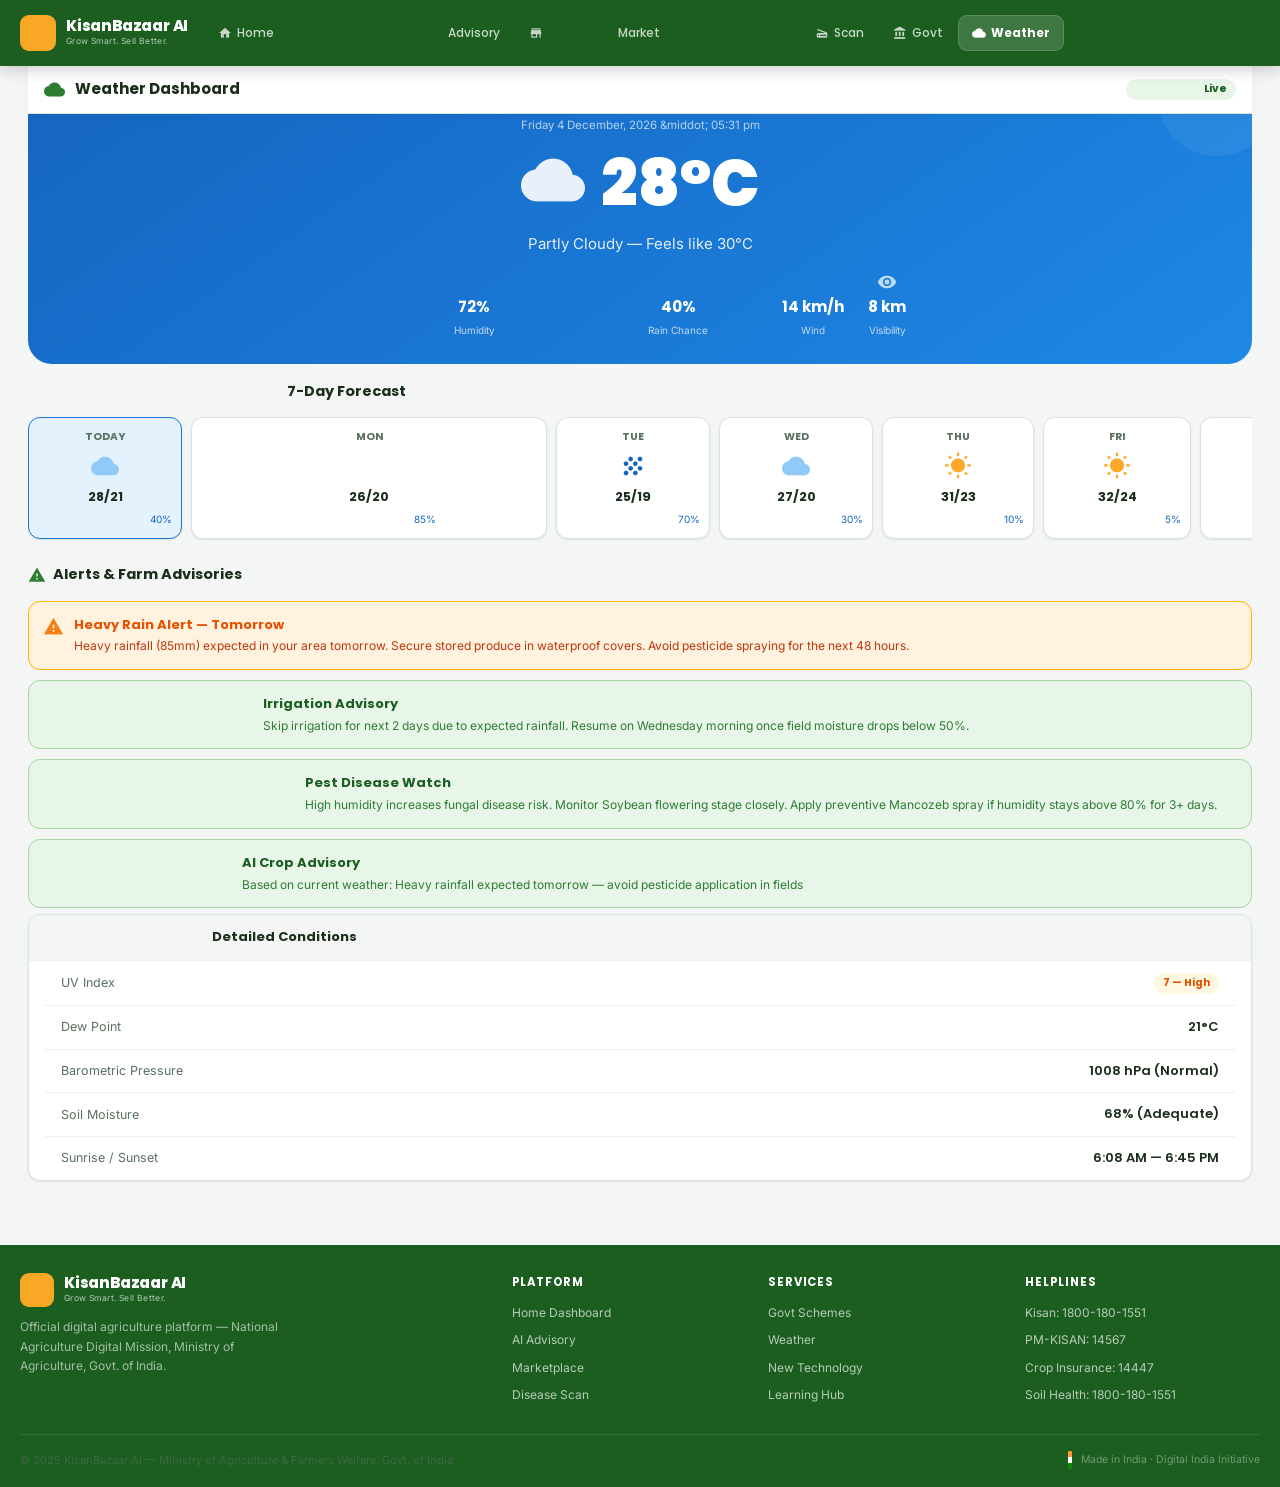
<file: weather.html>
<!DOCTYPE html>
<html lang="en">
<head>
<meta charset="UTF-8"/><meta name="viewport" content="width=device-width,initial-scale=1.0"/>
<title>Weather — KisanBazaar AI</title>
<link rel="stylesheet" href="styles.css"/>
<style>
.fc-scroll{display:flex;gap:9px;overflow-x:auto;padding-bottom:6px;scrollbar-width:none;}
.fc-scroll::-webkit-scrollbar{display:none;}
.fc-card{min-width:78px;background:var(--card);border:1px solid var(--border);border-radius:var(--r);padding:11px 9px;text-align:center;flex-shrink:0;box-shadow:var(--shadow-xs);}
.fc-card.today{border-color:#1976D2;background:#E3F2FD;}
.fc-day{font-family:'Poppins',sans-serif;font-size:10.5px;font-weight:700;color:var(--text-muted);margin-bottom:6px;}
.fc-icon .material-icons{font-size:28px;margin-bottom:5px;}
.fc-temp{font-family:'Poppins',sans-serif;font-size:12.5px;font-weight:700;margin-bottom:4px;}
.fc-rain{font-size:10px;color:#1565C0;display:flex;align-items:center;justify-content:center;gap:2px;}
.fc-rain .material-icons{font-size:11px;}
.weather-hero{background:linear-gradient(145deg,#1565C0,#1976D2,#1E88E5);border-radius:var(--r-xl);padding:26px 20px;color:#fff;text-align:center;margin-bottom:16px;position:relative;overflow:hidden;}
.weather-hero::before{content:'';position:absolute;right:-25px;top:-30px;width:120px;height:120px;background:rgba(255,255,255,.06);border-radius:50%;}
.wh-loc{font-size:13px;opacity:.84;margin-bottom:3px;display:flex;align-items:center;justify-content:center;gap:4px;}
.wh-loc .material-icons{font-size:14px;color:var(--accent);}
.wh-date{font-size:11.5px;opacity:.68;margin-bottom:14px;}
.wh-main{display:flex;align-items:center;justify-content:center;gap:16px;margin-bottom:12px;}
.wh-icon .material-icons{font-size:64px;color:rgba(255,255,255,.9);}
.wh-temp{font-family:'Poppins',sans-serif;font-size:64px;font-weight:900;line-height:1;}
.wh-cond{font-size:15px;opacity:.88;margin-bottom:16px;}
.wh-stats{display:flex;justify-content:center;gap:24px;}
.wh-stat{display:flex;flex-direction:column;align-items:center;gap:3px;}
.wh-stat .material-icons{font-size:20px;color:rgba(255,255,255,.72);}
.wh-stat-val{font-family:'Poppins',sans-serif;font-size:15px;font-weight:700;}
.wh-stat-lbl{font-size:10px;opacity:.72;}
.adv-alert{border-radius:var(--r);padding:13px 14px;display:flex;gap:10px;align-items:flex-start;margin-bottom:10px;}
.adv-alert .material-icons{font-size:21px;flex-shrink:0;margin-top:1px;}
.adv-alert-title{font-family:'Poppins',sans-serif;font-size:13px;font-weight:700;margin-bottom:2px;}
.adv-alert-text{font-size:12px;line-height:1.55;}
.aa-warn{background:#FFF3E0;border:1.5px solid #FFB300;}
.aa-warn .material-icons{color:#F57F17;} .aa-warn .adv-alert-title{color:#E65100;} .aa-warn .adv-alert-text{color:#BF360C;}
.aa-green{background:#E8F5E9;border:1.5px solid #A5D6A7;}
.aa-green .material-icons{color:var(--primary);} .aa-green .adv-alert-title{color:var(--primary-dark);} .aa-green .adv-alert-text{color:var(--primary);}
.aa-red{background:#FFEBEE;border:1.5px solid #EF9A9A;}
.aa-red .material-icons{color:var(--danger);} .aa-red .adv-alert-title{color:#B71C1C;} .aa-red .adv-alert-text{color:#C62828;}
</style>
</head>
<body data-page="weather">
<div id="kb-header-ph"></div>
<main class="kb-page">
<div class="kb-container">
  <div class="kb-pgbar"><span class="material-icons">cloud</span><h2>Weather Dashboard</h2><div class="kb-pgbar-right"><span class="badge bdg-live"><span class="material-icons">circle</span>Live</span></div></div>

  <div class="weather-hero">
    <div class="wh-loc"><span class="material-icons">location_on</span><span id="wLocStr">Select your location for weather</span></div>
    <div class="wh-date" id="wDateStr"></div>
    <div class="wh-main"><div class="wh-icon"><span class="material-icons" id="wMainIcon">cloud</span></div><div class="wh-temp" id="wMainTemp">--</div></div>
    <div class="wh-cond" id="wMainCond">Set location to see live weather data</div>
    <div class="wh-stats">
      <div class="wh-stat"><span class="material-icons">water_drop</span><div class="wh-stat-val" id="wSHumid">--%</div><div class="wh-stat-lbl">Humidity</div></div>
      <div class="wh-stat"><span class="material-icons">umbrella</span><div class="wh-stat-val" id="wSRain">--%</div><div class="wh-stat-lbl">Rain Chance</div></div>
      <div class="wh-stat"><span class="material-icons">air</span><div class="wh-stat-val" id="wSWind">--</div><div class="wh-stat-lbl">Wind</div></div>
      <div class="wh-stat"><span class="material-icons">visibility</span><div class="wh-stat-val">8 km</div><div class="wh-stat-lbl">Visibility</div></div>
    </div>
  </div>

  <div class="sec-head"><div class="sec-head-title"><span class="material-icons">calendar_month</span>7-Day Forecast</div></div>
  <div class="fc-scroll" id="forecastRow" style="margin-bottom:18px;"></div>

  <div class="sec-head"><div class="sec-head-title"><span class="material-icons">warning</span>Alerts &amp; Farm Advisories</div></div>
  <div id="alertsSection"></div>

  <div class="card" style="margin-top:6px;">
    <div class="card-head"><div class="card-head-title"><span class="material-icons">thermostat</span>Detailed Conditions</div></div>
    <div style="padding:0 16px;">
      <div class="prof-row"><span class="prof-row-key">UV Index</span><span class="prof-row-val"><span class="badge bdg-yellow">7 — High</span></span></div>
      <div class="prof-row"><span class="prof-row-key">Dew Point</span><span class="prof-row-val" id="wDew">21°C</span></div>
      <div class="prof-row"><span class="prof-row-key">Barometric Pressure</span><span class="prof-row-val">1008 hPa (Normal)</span></div>
      <div class="prof-row"><span class="prof-row-key">Soil Moisture</span><span class="prof-row-val">68% (Adequate)</span></div>
      <div class="prof-row" style="border-bottom:none;"><span class="prof-row-key">Sunrise / Sunset</span><span class="prof-row-val">6:08 AM &mdash; 6:45 PM</span></div>
    </div>
  </div>
</div>
</main>
<div id="kb-bottom-nav-ph"></div>
<div id="kb-footer-ph"></div>
<script src="script.js"></script>
<script>
const FORECASTS = {
  'Maharashtra':    [{d:'TODAY',t:'28/21',icon:'cloud',ic:'#90CAF9',r:'40%'},{d:'MON',t:'26/20',icon:'thunderstorm',ic:'#1565C0',r:'85%'},{d:'TUE',t:'25/19',icon:'grain',ic:'#1565C0',r:'70%'},{d:'WED',t:'27/20',icon:'cloud',ic:'#90CAF9',r:'30%'},{d:'THU',t:'31/23',icon:'wb_sunny',ic:'#FFA726',r:'10%'},{d:'FRI',t:'32/24',icon:'wb_sunny',ic:'#FFA726',r:'5%'},{d:'SAT',t:'29/21',icon:'cloud',ic:'#90CAF9',r:'25%'}],
  'Andhra Pradesh': [{d:'TODAY',t:'33/26',icon:'wb_sunny',ic:'#FFA726',r:'25%'},{d:'MON',t:'34/27',icon:'wb_sunny',ic:'#FFA726',r:'15%'},{d:'TUE',t:'32/25',icon:'cloud',ic:'#90CAF9',r:'40%'},{d:'WED',t:'30/23',icon:'grain',ic:'#1565C0',r:'60%'},{d:'THU',t:'31/24',icon:'cloud',ic:'#90CAF9',r:'35%'},{d:'FRI',t:'33/25',icon:'wb_sunny',ic:'#FFA726',r:'20%'},{d:'SAT',t:'34/26',icon:'wb_sunny',ic:'#FFA726',r:'10%'}],
  'Telangana':      [{d:'TODAY',t:'35/27',icon:'wb_sunny',ic:'#FFA726',r:'15%'},{d:'MON',t:'36/28',icon:'wb_sunny',ic:'#FFA726',r:'10%'},{d:'TUE',t:'34/26',icon:'cloud',ic:'#90CAF9',r:'25%'},{d:'WED',t:'32/24',icon:'grain',ic:'#1565C0',r:'50%'},{d:'THU',t:'33/25',icon:'cloud',ic:'#90CAF9',r:'30%'},{d:'FRI',t:'35/27',icon:'wb_sunny',ic:'#FFA726',r:'10%'},{d:'SAT',t:'36/28',icon:'wb_sunny',ic:'#FFA726',r:'5%'}],
  'Karnataka':      [{d:'TODAY',t:'26/19',icon:'cloud',ic:'#90CAF9',r:'55%'},{d:'MON',t:'24/18',icon:'thunderstorm',ic:'#1565C0',r:'80%'},{d:'TUE',t:'25/18',icon:'grain',ic:'#1565C0',r:'65%'},{d:'WED',t:'27/20',icon:'cloud',ic:'#90CAF9',r:'40%'},{d:'THU',t:'28/21',icon:'cloud',ic:'#90CAF9',r:'30%'},{d:'FRI',t:'26/19',icon:'grain',ic:'#1565C0',r:'50%'},{d:'SAT',t:'25/18',icon:'cloud',ic:'#90CAF9',r:'45%'}],
  'Rajasthan':      [{d:'TODAY',t:'40/28',icon:'wb_sunny',ic:'#FFA726',r:'5%'},{d:'MON',t:'42/29',icon:'wb_sunny',ic:'#FFA726',r:'2%'},{d:'TUE',t:'41/28',icon:'wb_sunny',ic:'#FFA726',r:'5%'},{d:'WED',t:'39/26',icon:'wb_sunny',ic:'#FFA726',r:'8%'},{d:'THU',t:'38/25',icon:'cloud',ic:'#90CAF9',r:'15%'},{d:'FRI',t:'40/27',icon:'wb_sunny',ic:'#FFA726',r:'5%'},{d:'SAT',t:'43/30',icon:'wb_sunny',ic:'#FFA726',r:'2%'}],
  'Uttar Pradesh':  [{d:'TODAY',t:'34/26',icon:'wb_sunny',ic:'#FFA726',r:'10%'},{d:'MON',t:'36/27',icon:'wb_sunny',ic:'#FFA726',r:'5%'},{d:'TUE',t:'35/27',icon:'cloud',ic:'#90CAF9',r:'15%'},{d:'WED',t:'33/25',icon:'grain',ic:'#1565C0',r:'45%'},{d:'THU',t:'31/24',icon:'cloud',ic:'#90CAF9',r:'30%'},{d:'FRI',t:'30/23',icon:'cloud',ic:'#90CAF9',r:'25%'},{d:'SAT',t:'32/25',icon:'wb_sunny',ic:'#FFA726',r:'10%'}],
  'Gujarat':        [{d:'TODAY',t:'32/24',icon:'wb_sunny',ic:'#FFA726',r:'25%'},{d:'MON',t:'30/22',icon:'cloud',ic:'#90CAF9',r:'40%'},{d:'TUE',t:'33/25',icon:'cloud',ic:'#90CAF9',r:'30%'},{d:'WED',t:'35/26',icon:'wb_sunny',ic:'#FFA726',r:'15%'},{d:'THU',t:'31/23',icon:'cloud',ic:'#90CAF9',r:'35%'},{d:'FRI',t:'29/21',icon:'grain',ic:'#1565C0',r:'60%'},{d:'SAT',t:'31/23',icon:'cloud',ic:'#90CAF9',r:'30%'}],
};
const ADVISORIES = {
  'Maharashtra':   [{cls:'aa-warn',icon:'warning',title:'Heavy Rain Alert — Tomorrow',text:'Heavy rainfall (85mm) expected in your area tomorrow. Secure stored produce in waterproof covers. Avoid pesticide spraying for the next 48 hours.'},{cls:'aa-green',icon:'water_drop',title:'Irrigation Advisory',text:'Skip irrigation for next 2 days due to expected rainfall. Resume on Wednesday morning once field moisture drops below 50%.'},{cls:'aa-green',icon:'pest_control',title:'Pest Disease Watch',text:'High humidity increases fungal disease risk. Monitor Soybean flowering stage closely. Apply preventive Mancozeb spray if humidity stays above 80% for 3+ days.'}],
  'Telangana':     [{cls:'aa-red',icon:'wb_sunny',title:'Heat Wave Warning',text:'Severe heat wave conditions expected. Temperatures above 40°C forecast for next 3 days. Increase irrigation frequency by 30% for all crops.'},{cls:'aa-green',icon:'water_drop',title:'Drip Irrigation Advisory',text:'Activate drip twice daily — 5 AM and 6 PM — to maintain adequate soil moisture during peak heat. Avoid 11 AM to 4 PM irrigation.'},{cls:'aa-warn',icon:'grass',title:'Heat Stress Alert — Paddy',text:'Paddy at tillering stage is vulnerable to heat stress. Maintain 5 cm water depth in field to reduce soil temperature. Apply potash spray to improve heat tolerance.'}],
  'Karnataka':     [{cls:'aa-warn',icon:'cloud',title:'Rain Forecast — This Week',text:'Light to moderate showers expected throughout the week. Avoid pesticide and fungicide spraying on rainy days — rain will wash off chemicals within hours.'},{cls:'aa-green',icon:'grass',title:'Transplanting Window Open',text:'Ideal conditions for paddy and vegetable seedling transplanting this week. Soil moisture and temperature both optimal for good root establishment.'},{cls:'aa-red',icon:'pest_control',title:'Fungal Disease Alert',text:'High sustained humidity promotes fungal growth. Apply preventive Mancozeb spray on Ragi and Maize as soon as weather clears. Act before symptoms appear.'}],
  'Rajasthan':     [{cls:'aa-red',icon:'warning',title:'Severe Drought Warning',text:'No significant rainfall forecast for the next 21 days. Activate drip or micro-sprinkler irrigation immediately. Water harvesting structures should be checked.'},{cls:'aa-red',icon:'air',title:'Hot Wind Alert (Loo)',text:'Hot dry winds (Loo) forecast from 11 AM to 4 PM. Cover vulnerable seedlings with shade nets. Move livestock to shade. Avoid field work during peak heat.'},{cls:'aa-warn',icon:'water_drop',title:'Emergency Water Conservation',text:'Switch all crops to drip or micro-sprinkler irrigation immediately. Mulch field surface to reduce evaporation. Prioritise water for crops at critical growth stage.'}],
  'Uttar Pradesh': [{cls:'aa-warn',icon:'wb_sunny',title:'Heat Advisory — Next 4 Days',text:'Temperatures above 35°C expected. Wheat at grain filling stage needs consistent moisture. Increase irrigation frequency and avoid irrigation during peak sun hours.'},{cls:'aa-green',icon:'water_drop',title:'Irrigation Best Practice',text:'Water crops in early morning (5-7 AM) before temperatures peak. This reduces evaporation losses by 40% compared to daytime irrigation.'},{cls:'aa-green',icon:'agriculture',title:'Wheat Harvest Window',text:'Good harvesting conditions expected Thursday to Saturday. Low rain probability and moderate wind ideal for combine harvester operation. Plan harvest accordingly.'}],
};
const defaultAdv = [{cls:'aa-green',icon:'water_drop',title:'Irrigation Advisory',text:'Monitor soil moisture daily. Skip irrigation if rain is forecast within 24 hours. Resume once field moisture drops below 50%.'},{cls:'aa-green',icon:'pest_control',title:'Pest Monitoring Advisory',text:'Scout fields for pest and disease symptoms every 3-4 days. Early detection reduces crop damage significantly. Scan crop images for AI diagnosis.'},{cls:'aa-warn',icon:'grass',title:'Crop Watch — Current Season',text:'Monitor your crops at all growth stages. Apply recommendations from AI advisory for optimal yield outcomes this season.'}];

window.initPage_weather = function() {
  const d = new Date();
  setTxt('wDateStr', d.toLocaleDateString('en-IN',{weekday:'long',day:'numeric',month:'long',year:'numeric'})+' &middot; '+d.toLocaleTimeString('en-IN',{hour:'2-digit',minute:'2-digit'}));
  window.onLocationChange = renderWeather;
  if (KB.location) renderWeather(KB.location);
  else renderWeather({state:'Maharashtra'});
};

function renderWeather(loc) {
  const state = loc?.state || 'Maharashtra';
  const w = LOC_WEATHER[state] || LOC_WEATHER['Maharashtra'];
  setTxt('wLocStr', [loc?.district, loc?.state].filter(Boolean).join(', ') || state);
  setTxt('wMainTemp', w.temp); setTxt('wMainCond', w.cond + ' — Feels like ' + (parseInt(w.temp)+2) + '°C');
  setTxt('wSHumid', w.humid); setTxt('wSRain', w.rain); setTxt('wSWind', w.wind);
  setTxt('wDew', (parseInt(w.temp)-7) + '°C');
  const ic = document.getElementById('wMainIcon'); if(ic) ic.textContent = w.icon;
  // Forecast
  const fc = FORECASTS[state] || FORECASTS['Maharashtra'];
  const fr = document.getElementById('forecastRow');
  if (fr) fr.innerHTML = fc.map((f,i) => `
    <div class="fc-card ${i===0?'today':''}">
      <div class="fc-day">${f.d}</div>
      <div class="fc-icon"><span class="material-icons" style="color:${f.ic};">${f.icon}</span></div>
      <div class="fc-temp">${f.t}</div>
      <div class="fc-rain"><span class="material-icons">water_drop</span>${f.r}</div>
    </div>`).join('');
  // Advisories
  const al = ADVISORIES[state] || defaultAdv;
  const ab = document.getElementById('alertsSection');
  if (ab) ab.innerHTML = al.map(a => `
    <div class="adv-alert ${a.cls}">
      <span class="material-icons">${a.icon}</span>
      <div><div class="adv-alert-title">${a.title}</div><div class="adv-alert-text">${a.text}</div></div>
    </div>`).join('') + `
    <div class="adv-alert aa-green" style="margin-bottom:6px;">
      <span class="material-icons">smart_toy</span>
      <div><div class="adv-alert-title">AI Crop Advisory</div><div class="adv-alert-text">Based on current weather: ${w.alert}</div></div>
    </div>`;
}
</script>
</body>
</html>
</file>
<file: styles.css>
/* ═══════════════════════════════════════════════════════════════
   KISANBAZAAR AI v4.0 — Upgraded Global Stylesheet
   Government-grade · Production-ready · Zero emojis
   ═══════════════════════════════════════════════════════════════ */
@import url('https://fonts.googleapis.com/css2?family=Poppins:wght@300;400;500;600;700;800;900&family=Inter:wght@300;400;500;600;700&display=swap');
@import url('https://fonts.googleapis.com/icon?family=Material+Icons');

/* ── TOKENS ──────────────────────────────────────────────── */
:root {
  --primary:        #2E7D32;
  --primary-dark:   #1B5E20;
  --primary-mid:    #388E3C;
  --primary-light:  #E8F5E9;
  --primary-pale:   #F1F8F2;
  --accent:         #F9A825;
  --accent-dark:    #F57F17;
  --accent-light:   #FFF8E1;
  --info:           #1565C0;
  --info-light:     #E3F2FD;
  --danger:         #C62828;
  --danger-light:   #FFEBEE;
  --warning:        #F57F17;
  --warning-light:  #FFF3E0;
  --success:        #2E7D32;
  --bg:             #F4F6F5;
  --bg-alt:         #ECF0ED;
  --card:           #FFFFFF;
  --border:         #D8E4D9;
  --border-light:   #EBF1EC;
  --text:           #1A2E1B;
  --text-mid:       #374D38;
  --text-muted:     #5A7060;
  --text-light:     #8FA690;
  --shadow-xs:      0 1px 3px rgba(0,0,0,0.05), 0 1px 2px rgba(0,0,0,0.04);
  --shadow-sm:      0 2px 6px rgba(0,0,0,0.07), 0 1px 3px rgba(0,0,0,0.05);
  --shadow:         0 4px 12px rgba(0,0,0,0.09), 0 2px 4px rgba(0,0,0,0.05);
  --shadow-md:      0 8px 24px rgba(0,0,0,0.11), 0 3px 8px rgba(0,0,0,0.06);
  --shadow-lg:      0 16px 48px rgba(0,0,0,0.14), 0 6px 16px rgba(0,0,0,0.08);
  --shadow-green:   0 4px 20px rgba(46,125,50,0.25);
  --r-xs:  3px; --r-sm: 7px; --r: 12px;
  --r-md: 14px; --r-lg:18px; --r-xl:24px; --r-full:9999px;
  --t:     0.2s ease;
  --t-med: 0.3s ease;
  --header-h: 66px;
  --bottom-h: 70px;
}

/* ── RESET ───────────────────────────────────────────────── */
*,*::before,*::after{box-sizing:border-box;margin:0;padding:0;}
html{font-size:16px;scroll-behavior:smooth;-webkit-text-size-adjust:100%;}
body{font-family:'Inter',system-ui,sans-serif;background:var(--bg);color:var(--text);line-height:1.6;-webkit-font-smoothing:antialiased;-moz-osx-font-smoothing:grayscale;overflow-x:hidden;}
a{text-decoration:none;color:inherit;}
button{cursor:pointer;border:none;font-family:inherit;outline:none;}
input,select,textarea{font-family:inherit;outline:none;}
img{max-width:100%;display:block;object-fit:cover;}
ul{list-style:none;}
::-webkit-scrollbar{width:4px;height:4px;}
::-webkit-scrollbar-track{background:#f0f0f0;}
::-webkit-scrollbar-thumb{background:#BDD5BE;border-radius:4px;}
::-webkit-scrollbar-thumb:hover{background:var(--primary);}

/* ── TYPOGRAPHY ─────────────────────────────────────────── */
h1,h2,h3,h4,h5{font-family:'Poppins',sans-serif;font-weight:700;line-height:1.25;color:var(--text);}
h1{font-size:clamp(1.375rem,4vw,1.75rem);}
h2{font-size:clamp(1.125rem,3vw,1.3125rem);}
h3{font-size:1.0625rem;}
h4{font-size:.9375rem;}
h5{font-size:.875rem;}
p{font-size:.875rem;color:var(--text-muted);line-height:1.65;}
.font-head{font-family:'Poppins',sans-serif;}

/* ══════════════════════════════════════════════════════════
   HEADER — FIXED, NO OVERLAP
   ══════════════════════════════════════════════════════════ */
.kb-header{
  position:fixed;top:0;left:0;right:0;
  height:var(--header-h);
  background:var(--primary-dark);
  z-index:600;
  box-shadow:0 2px 16px rgba(0,0,0,0.22);
}
.kb-header-inner{
  height:100%;max-width:1380px;margin:0 auto;
  padding:0 20px;display:flex;align-items:center;gap:16px;
}
/* Logo */
.kb-logo{display:flex;align-items:center;gap:10px;flex-shrink:0;}
.kb-logo-img{width:36px;height:36px;border-radius:9px;object-fit:cover;background:var(--accent);}
.kb-logo-icon{width:36px;height:36px;background:var(--accent);border-radius:9px;display:flex;align-items:center;justify-content:center;}
.kb-logo-icon .material-icons{font-size:20px;color:var(--primary-dark);}
.kb-logo-text .name{font-family:'Poppins',sans-serif;font-size:15px;font-weight:800;color:#fff;letter-spacing:-.2px;line-height:1.2;}
.kb-logo-text .tagline{font-size:8.5px;color:rgba(255,255,255,.68);letter-spacing:.4px;}

/* Desktop Nav */
.kb-nav{display:none;align-items:center;gap:1px;flex:1;justify-content:center;}
.kb-nav-link{
  display:flex;align-items:center;gap:5px;
  padding:7px 13px;border-radius:9px;
  font-family:'Poppins',sans-serif;font-size:12px;font-weight:500;
  color:rgba(255,255,255,.75);
  transition:all var(--t);border:1px solid transparent;
}
.kb-nav-link .material-icons{font-size:14px;}
.kb-nav-link:hover{background:rgba(255,255,255,.1);color:#fff;border-color:rgba(255,255,255,.12);}
.kb-nav-link.active{background:rgba(255,255,255,.16);color:#fff;font-weight:700;border-color:rgba(255,255,255,.15);}

/* Header Right */
.kb-header-right{display:flex;align-items:center;gap:8px;margin-left:auto;flex-shrink:0;}
.kb-loc-btn{
  display:flex;align-items:center;gap:5px;
  background:rgba(255,255,255,.1);border:1px solid rgba(255,255,255,.18);
  border-radius:9px;padding:7px 12px;cursor:pointer;
  max-width:170px;transition:background var(--t);
}
.kb-loc-btn:hover{background:rgba(255,255,255,.18);}
.kb-loc-btn .material-icons{font-size:14px;color:var(--accent);flex-shrink:0;}
.kb-loc-text{font-size:11px;font-weight:600;font-family:'Poppins',sans-serif;color:#fff;white-space:nowrap;overflow:hidden;text-overflow:ellipsis;}

.kb-icon-btn{
  width:38px;height:38px;
  background:rgba(255,255,255,.1);border:1px solid rgba(255,255,255,.15);
  border-radius:9px;display:flex;align-items:center;justify-content:center;
  color:#fff;cursor:pointer;position:relative;transition:all var(--t);
}
.kb-icon-btn:hover{background:rgba(255,255,255,.2);}
.kb-icon-btn .material-icons{font-size:19px;}
.kb-badge-dot{
  position:absolute;top:7px;right:7px;
  width:7px;height:7px;
  background:var(--accent);border-radius:50%;
  border:1.5px solid var(--primary-dark);
}
.kb-user-btn{
  display:flex;align-items:center;gap:7px;
  background:var(--accent);color:#1A1A1A;
  border-radius:9px;padding:8px 16px;
  font-family:'Poppins',sans-serif;font-size:12.5px;font-weight:700;
  transition:all var(--t);
}
.kb-user-btn:hover{background:var(--accent-dark);box-shadow:0 4px 12px rgba(249,168,37,0.35);}
.kb-user-btn .material-icons{font-size:16px;}
.kb-hamburger{
  width:38px;height:38px;background:rgba(255,255,255,.1);
  border:1px solid rgba(255,255,255,.15);border-radius:9px;
  display:flex;align-items:center;justify-content:center;color:#fff;cursor:pointer;
}

/* Notification Dropdown */
.notif-dropdown{
  position:fixed;top:calc(var(--header-h) + 6px);right:14px;
  width:320px;background:var(--card);border:1px solid var(--border);
  border-radius:var(--r-lg);box-shadow:var(--shadow-lg);z-index:700;
  display:none;overflow:hidden;animation:dropIn .18s ease;
}
@keyframes dropIn{from{opacity:0;transform:translateY(-8px)}to{opacity:1;transform:translateY(0)}}
.notif-dropdown.open{display:block;}
.nd-head{padding:13px 15px;border-bottom:1px solid var(--border-light);display:flex;align-items:center;justify-content:space-between;}
.nd-head-title{font-family:'Poppins',sans-serif;font-size:13.5px;font-weight:700;}
.nd-item{display:flex;gap:11px;align-items:flex-start;padding:11px 15px;border-bottom:1px solid var(--border-light);cursor:pointer;transition:background var(--t);}
.nd-item:hover{background:var(--bg);}
.nd-item:last-child{border-bottom:none;}
.nd-icon{width:34px;height:34px;border-radius:9px;display:flex;align-items:center;justify-content:center;flex-shrink:0;}
.nd-icon .material-icons{font-size:17px;}
.nd-title{font-family:'Poppins',sans-serif;font-size:12.5px;font-weight:600;margin-bottom:2px;}
.nd-text{font-size:11.5px;color:var(--text-muted);line-height:1.4;}
.nd-time{font-size:10px;color:var(--text-light);margin-top:3px;}
.nd-footer{padding:10px 15px;text-align:center;background:var(--bg);}
.nd-footer a{font-size:12px;color:var(--primary);font-weight:600;font-family:'Poppins',sans-serif;}

/* Mobile Drawer */
.kb-drawer{
  position:fixed;top:0;left:-100%;width:78%;max-width:290px;height:100vh;
  background:var(--card);z-index:800;transition:left .28s cubic-bezier(.4,0,.2,1);
  box-shadow:var(--shadow-lg);overflow-y:auto;
}
.kb-drawer.open{left:0;}
.kb-drawer-overlay{position:fixed;inset:0;background:rgba(0,0,0,0.52);z-index:799;display:none;}
.kb-drawer-overlay.open{display:block;}
.kb-drawer-head{
  background:var(--primary-dark);padding:22px 18px 18px;
  display:flex;align-items:center;gap:12px;
}
.kb-drawer-close{margin-left:auto;width:32px;height:32px;background:rgba(255,255,255,.12);border-radius:50%;display:flex;align-items:center;justify-content:center;cursor:pointer;border:none;}
.kb-drawer-close .material-icons{font-size:18px;color:#fff;}
.kb-drawer-user{padding:14px 18px;border-bottom:1px solid var(--border-light);display:flex;align-items:center;gap:11px;background:var(--primary-pale);}
.kb-drawer-avatar{width:40px;height:40px;background:var(--primary);border-radius:50%;display:flex;align-items:center;justify-content:center;flex-shrink:0;}
.kb-drawer-avatar .material-icons{font-size:22px;color:#fff;}
.kb-drawer-name{font-family:'Poppins',sans-serif;font-size:13px;font-weight:700;}
.kb-drawer-id{font-size:10.5px;color:var(--text-muted);}
.kb-drawer-nav{padding:8px 0;}
.kb-drawer-link{
  display:flex;align-items:center;gap:13px;padding:13px 20px;
  font-family:'Poppins',sans-serif;font-size:13.5px;font-weight:500;
  color:var(--text-mid);transition:all var(--t);
  border-left:3px solid transparent;
}
.kb-drawer-link .material-icons{font-size:20px;color:var(--text-muted);}
.kb-drawer-link:hover,.kb-drawer-link.active{
  background:var(--primary-light);color:var(--primary-dark);
  border-left-color:var(--primary);
}
.kb-drawer-link:hover .material-icons,.kb-drawer-link.active .material-icons{color:var(--primary);}
.kb-drawer-sep{height:1px;background:var(--border-light);margin:6px 0;}

/* ══════════════════════════════════════════════════════════
   BOTTOM NAV (Mobile)
   ══════════════════════════════════════════════════════════ */
.kb-bottom-nav{
  position:fixed;bottom:0;left:0;right:0;height:var(--bottom-h);
  background:#fff;border-top:1px solid var(--border);
  display:flex;align-items:stretch;z-index:600;
  box-shadow:0 -4px 20px rgba(0,0,0,0.08);
}
.bn-tab{
  flex:1;display:flex;flex-direction:column;align-items:center;justify-content:center;
  gap:3px;background:none;border:none;cursor:pointer;
  color:var(--text-muted);transition:color var(--t);
  -webkit-tap-highlight-color:transparent;padding-bottom:6px;
}
.bn-tab .material-icons{font-size:22px;transition:transform var(--t);}
.bn-tab .bn-lbl{font-size:9.5px;font-weight:600;font-family:'Poppins',sans-serif;}
.bn-tab.active{color:var(--primary);}
.bn-tab.active .material-icons{transform:translateY(-1px);}
.bn-scan{
  flex:1;display:flex;flex-direction:column;align-items:center;
  justify-content:flex-start;gap:3px;background:none;border:none;cursor:pointer;
  -webkit-tap-highlight-color:transparent;
}
.bn-scan-fab{
  width:54px;height:54px;margin-top:-20px;
  background:var(--primary);border-radius:50%;
  display:flex;align-items:center;justify-content:center;
  box-shadow:0 4px 18px rgba(46,125,50,0.5);
  border:3px solid var(--bg);transition:all var(--t);
}
.bn-scan-fab .material-icons{font-size:24px;color:#fff;}
.bn-scan .bn-lbl{font-size:9.5px;font-weight:600;font-family:'Poppins',sans-serif;color:var(--text-muted);}
.bn-scan.active .bn-scan-fab{background:var(--primary-dark);}
.bn-scan.active .bn-lbl{color:var(--primary);}

/* ══════════════════════════════════════════════════════════
   PAGE WRAPPER — CORRECT TOP PADDING
   ══════════════════════════════════════════════════════════ */
.kb-page{
  padding-top:calc(var(--header-h) + 18px);
  padding-bottom:calc(var(--bottom-h) + 18px);
  min-height:100vh;
}
.kb-container{width:100%;max-width:1380px;margin:0 auto;padding:0 16px;}
.kb-section{margin-bottom:28px;}
.kb-section-last{margin-bottom:8px;}

/* Page Header Bar */
.kb-pgbar{
  background:var(--card);border-bottom:1px solid var(--border);
  padding:13px 16px;margin-bottom:18px;
  display:flex;align-items:center;gap:10px;
  position:sticky;top:var(--header-h);z-index:100;
  box-shadow:0 2px 8px rgba(0,0,0,0.04);
}
.kb-pgbar h2{font-size:15px;}
.kb-pgbar .material-icons{font-size:21px;color:var(--primary);}
.kb-pgbar-right{margin-left:auto;display:flex;align-items:center;gap:7px;}

/* Section Header */
.sec-head{display:flex;align-items:center;justify-content:space-between;margin-bottom:14px;}
.sec-head-title{font-family:'Poppins',sans-serif;font-size:14.5px;font-weight:700;color:var(--text);display:flex;align-items:center;gap:7px;}
.sec-head-title .material-icons{font-size:18px;color:var(--primary);}
.sec-head-link{font-family:'Poppins',sans-serif;font-size:12px;font-weight:600;color:var(--primary);cursor:pointer;display:flex;align-items:center;gap:3px;}
.sec-head-link .material-icons{font-size:14px;}

.s-label{font-family:'Poppins',sans-serif;font-size:10.5px;font-weight:700;text-transform:uppercase;letter-spacing:1px;color:var(--text-muted);margin-bottom:12px;}

/* ══════════════════════════════════════════════════════════
   GRID SYSTEM — 4 col desktop / 2 col mobile
   ══════════════════════════════════════════════════════════ */
.kb-grid{display:grid;grid-template-columns:repeat(2,1fr);gap:14px;}
.kb-grid-3{display:grid;grid-template-columns:repeat(2,1fr);gap:14px;}
.kb-grid-2{display:grid;grid-template-columns:1fr 1fr;gap:14px;}
.kb-grid-auto{display:grid;grid-template-columns:repeat(auto-fill,minmax(160px,1fr));gap:12px;}

/* ══════════════════════════════════════════════════════════
   CARDS — Universal
   ══════════════════════════════════════════════════════════ */
.card{
  background:var(--card);border-radius:var(--r);
  border:1px solid var(--border);box-shadow:var(--shadow-xs);
  overflow:hidden;
}
.card-hover{transition:transform var(--t),box-shadow var(--t);}
.card-hover:hover{transform:translateY(-3px);box-shadow:var(--shadow-md);}
.card-click{cursor:pointer;}

.card-head{
  padding:12px 16px;border-bottom:1px solid var(--border-light);
  background:var(--bg);display:flex;align-items:center;justify-content:space-between;
}
.card-head-title{font-family:'Poppins',sans-serif;font-size:13px;font-weight:700;display:flex;align-items:center;gap:7px;}
.card-head-title .material-icons{font-size:16px;color:var(--primary);}
.card-body{padding:16px;}
.card-foot{padding:12px 16px;border-top:1px solid var(--border-light);background:var(--bg);}
.divider{height:1px;background:var(--border-light);margin:14px 0;}

/* Image Card (learn/tech/govt) */
.img-card{background:var(--card);border-radius:var(--r);border:1px solid var(--border);overflow:hidden;cursor:pointer;transition:transform var(--t),box-shadow var(--t);}
.img-card:hover{transform:translateY(-3px);box-shadow:var(--shadow-md);}
.img-card-img{width:100%;height:140px;object-fit:cover;display:block;background:#C8DEB0;}
.img-card-body{padding:12px 13px;}
.img-card-cat{font-family:'Poppins',sans-serif;font-size:9.5px;font-weight:700;text-transform:uppercase;letter-spacing:.8px;color:var(--primary);margin-bottom:4px;}
.img-card-title{font-family:'Poppins',sans-serif;font-size:12.5px;font-weight:700;line-height:1.3;margin-bottom:5px;color:var(--text);}
.img-card-desc{font-size:11.5px;color:var(--text-muted);line-height:1.5;margin-bottom:10px;display:-webkit-box;-webkit-line-clamp:2;-webkit-box-orient:vertical;overflow:hidden;}
.img-card-foot{display:flex;gap:6px;padding:10px 13px;border-top:1px solid var(--border-light);}

/* Product Card (market) */
.prod-card{background:var(--card);border-radius:var(--r);border:1px solid var(--border);overflow:hidden;cursor:pointer;transition:transform var(--t),box-shadow var(--t);}
.prod-card:hover{transform:translateY(-2px);box-shadow:var(--shadow-md);}
.prod-card-img{width:100%;height:130px;object-fit:cover;display:block;position:relative;background:#E8F5E9;}
.prod-card-img-fallback{width:100%;height:130px;display:flex;align-items:center;justify-content:center;background:var(--primary-light);}
.prod-card-img-fallback .material-icons{font-size:54px;color:#A5D6A7;}
.prod-card-badges{position:absolute;top:8px;left:8px;display:flex;gap:4px;flex-wrap:wrap;}
.prod-card-body{padding:11px 12px;}
.prod-card-name{font-family:'Poppins',sans-serif;font-size:13px;font-weight:700;margin-bottom:3px;}
.prod-card-farmer{font-size:11px;color:var(--text-muted);display:flex;align-items:center;gap:3px;margin-bottom:6px;}
.prod-card-farmer .material-icons{font-size:12px;color:var(--primary);}
.prod-card-price{font-family:'Poppins',sans-serif;font-size:16px;font-weight:800;color:var(--primary);margin-bottom:5px;}
.prod-card-price small{font-size:10.5px;font-weight:400;color:var(--text-muted);}
.prod-card-qty{font-size:11px;color:var(--text-muted);margin-bottom:9px;}

/* Scheme Card */
.scheme-card{background:var(--card);border-radius:var(--r);border:1px solid var(--border);overflow:hidden;cursor:pointer;transition:transform var(--t),box-shadow var(--t);}
.scheme-card:hover{transform:translateY(-2px);box-shadow:var(--shadow-md);}
.scheme-card-img{width:100%;height:120px;object-fit:cover;display:block;background:#E8F5E9;}
.scheme-card-body{padding:12px 13px;}
.scheme-badge{font-family:'Poppins',sans-serif;font-size:9px;font-weight:700;text-transform:uppercase;letter-spacing:.7px;color:var(--primary);background:var(--primary-light);padding:2px 9px;border-radius:var(--r-full);display:inline-block;margin-bottom:6px;}
.scheme-name{font-family:'Poppins',sans-serif;font-size:12.5px;font-weight:700;margin-bottom:4px;}
.scheme-desc{font-size:11.5px;color:var(--text-muted);line-height:1.5;margin-bottom:10px;display:-webkit-box;-webkit-line-clamp:2;-webkit-box-orient:vertical;overflow:hidden;}
.scheme-foot{display:flex;gap:6px;padding:10px 13px;border-top:1px solid var(--border-light);align-items:center;background:var(--bg);}
.scheme-dl{font-size:10.5px;color:var(--text-muted);display:flex;align-items:center;gap:3px;flex:1;}
.scheme-dl .material-icons{font-size:13px;color:var(--warning);}

/* ══════════════════════════════════════════════════════════
   BUTTONS
   ══════════════════════════════════════════════════════════ */
.btn{
  display:inline-flex;align-items:center;justify-content:center;gap:5px;
  padding:10px 18px;border-radius:var(--r-sm);
  font-family:'Poppins',sans-serif;font-size:13px;font-weight:600;
  border:none;cursor:pointer;white-space:nowrap;line-height:1;
  transition:all var(--t);
}
.btn .material-icons{font-size:15px;}
.btn-xs {padding:5px 10px;font-size:10.5px;border-radius:var(--r-xs);}
.btn-sm {padding:7px 14px;font-size:12px;border-radius:var(--r-xs);}
.btn-lg {padding:13px 24px;font-size:14px;}
.btn-xl {padding:15px 28px;font-size:15px;}
.btn-full{width:100%;justify-content:center;}

.btn-primary{background:var(--primary);color:#fff;}
.btn-primary:hover{background:var(--primary-dark);box-shadow:var(--shadow-green);}
.btn-accent{background:var(--accent);color:#1A1A1A;}
.btn-accent:hover{background:var(--accent-dark);box-shadow:0 4px 12px rgba(249,168,37,0.35);}
.btn-outline{background:transparent;color:var(--primary);border:1.5px solid var(--primary);}
.btn-outline:hover{background:var(--primary-light);}
.btn-ghost{background:transparent;color:var(--text-muted);border:1.5px solid var(--border);}
.btn-ghost:hover{border-color:var(--primary);color:var(--primary);}
.btn-danger{background:#FFEBEE;color:var(--danger);border:1.5px solid #FFCDD2;}
.btn-danger:hover{background:#FFCDD2;}
.btn-whatsapp{background:#25D366;color:#fff;}
.btn-whatsapp:hover{background:#128C7E;box-shadow:0 4px 12px rgba(37,211,102,0.35);}
.btn-blue{background:var(--info);color:#fff;}
.btn-blue:hover{background:#0D47A1;}
.btn-dark{background:var(--text);color:#fff;}
.btn-dark:hover{background:#000;}

/* ══════════════════════════════════════════════════════════
   BADGES
   ══════════════════════════════════════════════════════════ */
.badge{display:inline-flex;align-items:center;gap:3px;padding:2px 9px;border-radius:var(--r-full);font-size:10.5px;font-weight:700;font-family:'Poppins',sans-serif;}
.badge .material-icons{font-size:11px;}
.bdg-green {background:#E8F5E9;color:#1B5E20;}
.bdg-yellow{background:#FFF8E1;color:#E65100;}
.bdg-red   {background:#FFEBEE;color:#B71C1C;}
.bdg-blue  {background:#E3F2FD;color:#0D47A1;}
.bdg-gray  {background:#F5F5F5;color:#424242;}
.bdg-purple{background:#F3E5F5;color:#6A1B9A;}
.bdg-orange{background:#FBE9E7;color:#BF360C;}
.bdg-teal  {background:#E0F2F1;color:#00695C;}
.bdg-white {background:rgba(255,255,255,.18);color:#fff;}
.bdg-live  {background:#E8F5E9;color:#1B5E20;animation:pulse 2s infinite;}
@keyframes pulse{0%,100%{opacity:1}50%{opacity:.6}}

/* ══════════════════════════════════════════════════════════
   FORMS
   ══════════════════════════════════════════════════════════ */
.form-group{margin-bottom:16px;}
.form-label{display:block;font-family:'Poppins',sans-serif;font-size:11.5px;font-weight:600;color:var(--text-mid);margin-bottom:6px;letter-spacing:.1px;}
.form-req{color:var(--danger);margin-left:2px;}
.form-input,.form-select,.form-textarea{
  width:100%;padding:11px 14px;
  border:1.5px solid var(--border);border-radius:var(--r-sm);
  font-family:'Inter',sans-serif;font-size:13.5px;
  color:var(--text);background:#FAFBFA;
  transition:border-color var(--t),box-shadow var(--t),background var(--t);
}
.form-input:focus,.form-select:focus,.form-textarea:focus{
  border-color:var(--primary);background:#fff;
  box-shadow:0 0 0 3px rgba(46,125,50,0.1);
}
.form-input::placeholder{color:#AABCAB;}
.form-textarea{resize:vertical;min-height:88px;line-height:1.6;}
.form-hint{font-size:11px;color:var(--text-muted);margin-top:5px;}
.input-wrap{position:relative;}
.input-wrap .form-input{padding-left:40px;}
.input-icon{position:absolute;left:12px;top:50%;transform:translateY(-50%);font-size:18px;color:var(--text-muted);pointer-events:none;}
.form-2col{display:grid;grid-template-columns:1fr 1fr;gap:14px;}

/* Search Input */
.search-bar{
  display:flex;align-items:center;gap:10px;
  background:var(--card);border:1.5px solid var(--border);
  border-radius:var(--r-sm);padding:10px 14px;
  margin-bottom:14px;transition:border-color var(--t),box-shadow var(--t);
}
.search-bar:focus-within{border-color:var(--primary);box-shadow:0 0 0 3px rgba(46,125,50,0.08);}
.search-bar .material-icons{font-size:19px;color:var(--text-muted);flex-shrink:0;}
.search-bar input{border:none;background:transparent;font-size:13.5px;color:var(--text);flex:1;}
.search-bar input::placeholder{color:#AABCAB;}
.search-bar input:focus{outline:none;}

/* Filter chips */
.filter-row{display:flex;gap:8px;overflow-x:auto;padding-bottom:5px;margin-bottom:14px;scrollbar-width:none;-webkit-overflow-scrolling:touch;}
.filter-row::-webkit-scrollbar{display:none;}
.f-chip{
  padding:6px 14px;border-radius:var(--r-full);
  border:1.5px solid var(--border);font-size:12px;font-weight:600;
  color:var(--text-muted);white-space:nowrap;cursor:pointer;
  background:var(--card);font-family:'Poppins',sans-serif;
  display:flex;align-items:center;gap:5px;
  transition:all var(--t);
}
.f-chip .material-icons{font-size:13px;}
.f-chip.active{background:var(--primary);color:#fff;border-color:var(--primary);box-shadow:var(--shadow-green);}
.f-chip:hover:not(.active){border-color:var(--primary);color:var(--primary);}

/* ══════════════════════════════════════════════════════════
   INFO BOXES
   ══════════════════════════════════════════════════════════ */
.info-box{border-radius:var(--r-sm);padding:11px 14px;display:flex;gap:9px;align-items:flex-start;margin-bottom:14px;}
.info-box .material-icons{font-size:18px;flex-shrink:0;margin-top:1px;}
.info-box p{font-size:12.5px;line-height:1.5;}
.ib-green {background:#E8F5E9;border:1px solid #C8E6C9;}
.ib-green  .material-icons{color:var(--primary);} .ib-green  p{color:var(--primary-dark);}
.ib-blue  {background:#E3F2FD;border:1px solid #BBDEFB;}
.ib-blue   .material-icons{color:var(--info);} .ib-blue  p{color:#0D47A1;}
.ib-yellow{background:#FFF8E1;border:1px solid #FFE082;}
.ib-yellow .material-icons{color:var(--warning);} .ib-yellow p{color:#BF360C;}
.ib-red   {background:#FFEBEE;border:1px solid #FFCDD2;}
.ib-red    .material-icons{color:var(--danger);} .ib-red   p{color:#B71C1C;}

/* ══════════════════════════════════════════════════════════
   GOVT STRIP
   ══════════════════════════════════════════════════════════ */
.govt-strip{
  background:var(--card);border:1px solid var(--border);
  border-radius:var(--r-sm);padding:9px 14px;
  display:flex;align-items:center;gap:12px;margin-bottom:18px;
}
.tricolor{width:4px;height:38px;border-radius:2px;flex-shrink:0;background:linear-gradient(180deg,#FF9933 33.33%,#fff 33.33% 66.66%,#138808 66.66%);}
.govt-strip-txt strong{font-family:'Poppins',sans-serif;font-size:12px;color:var(--text);display:block;margin-bottom:2px;}
.govt-strip-txt span{font-size:11px;color:var(--text-muted);}

/* ══════════════════════════════════════════════════════════
   WELCOME CARD
   ══════════════════════════════════════════════════════════ */
.welcome-card{
  background:linear-gradient(135deg,#2E7D32 0%,#1B5E20 60%,#145214 100%);
  border-radius:var(--r-lg);padding:20px 18px 18px;
  color:#fff;position:relative;overflow:hidden;margin-bottom:16px;
}
.welcome-card::before{content:'';position:absolute;right:-30px;top:-30px;width:130px;height:130px;background:rgba(255,255,255,0.05);border-radius:50%;}
.welcome-card::after{content:'';position:absolute;left:-20px;bottom:-40px;width:100px;height:100px;background:rgba(249,168,37,0.08);border-radius:50%;}
.wc-greeting{font-size:12px;opacity:.82;margin-bottom:2px;}
.wc-name{font-family:'Poppins',sans-serif;font-size:20px;font-weight:800;margin-bottom:4px;line-height:1.2;}
.wc-id{font-size:10.5px;opacity:.72;background:rgba(255,255,255,.12);border:1px solid rgba(255,255,255,.18);padding:2px 10px;border-radius:var(--r-full);display:inline-block;margin-bottom:14px;}
.wc-stats{display:flex;gap:22px;}
.wc-stat-val{font-family:'Poppins',sans-serif;font-size:15px;font-weight:700;color:var(--accent);}
.wc-stat-lbl{font-size:10px;opacity:.72;}

/* ══════════════════════════════════════════════════════════
   PRICE TICKER
   ══════════════════════════════════════════════════════════ */
.ticker-bar{
  background:var(--primary-dark);border-radius:var(--r-sm);
  padding:8px 13px;display:flex;align-items:center;gap:11px;
  overflow:hidden;margin-bottom:16px;
}
.ticker-lbl{
  font-family:'Poppins',sans-serif;font-size:9px;font-weight:700;
  color:var(--accent);text-transform:uppercase;letter-spacing:.9px;
  background:rgba(249,168,37,.18);padding:3px 8px;border-radius:4px;
  flex-shrink:0;white-space:nowrap;
}
.ticker-scroll{overflow:hidden;flex:1;}
.ticker-inner{display:flex;gap:24px;white-space:nowrap;animation:ticker 30s linear infinite;}
@keyframes ticker{from{transform:translateX(0)}to{transform:translateX(-50%)}}
.ti{display:inline-flex;align-items:center;gap:7px;}
.ti-name{font-family:'Poppins',sans-serif;font-size:11px;font-weight:600;color:rgba(255,255,255,.92);}
.ti-price{font-size:11px;font-weight:700;color:var(--accent);}
.ti-up{font-size:10px;color:#69F0AE;display:flex;align-items:center;}
.ti-dn{font-size:10px;color:#EF9A9A;display:flex;align-items:center;}
.ti-up .material-icons,.ti-dn .material-icons{font-size:13px;}
.ti-sep{color:rgba(255,255,255,.2);}

/* ══════════════════════════════════════════════════════════
   AI CARD
   ══════════════════════════════════════════════════════════ */
.ai-card{
  background:linear-gradient(135deg,#FFFDE7,#FFFBCC);
  border:1.5px solid #FFE57F;border-radius:var(--r);
  padding:14px 15px;display:flex;align-items:flex-start;gap:13px;margin-bottom:16px;
}
.ai-icon{
  width:42px;height:42px;background:var(--primary);border-radius:11px;
  display:flex;align-items:center;justify-content:center;flex-shrink:0;
  box-shadow:0 2px 8px rgba(46,125,50,.3);
}
.ai-icon .material-icons{font-size:22px;color:var(--accent);}
.ai-tag{font-family:'Poppins',sans-serif;font-size:9.5px;font-weight:700;color:var(--primary);text-transform:uppercase;letter-spacing:.9px;margin-bottom:3px;}
.ai-text{font-family:'Poppins',sans-serif;font-size:14px;font-weight:700;color:var(--text);margin-bottom:4px;}
.ai-sub{font-size:12px;color:var(--text-muted);}

/* ══════════════════════════════════════════════════════════
   HERO CAROUSEL
   ══════════════════════════════════════════════════════════ */
.hero-carousel{position:relative;border-radius:var(--r-lg);overflow:hidden;margin-bottom:16px;background:#1B5E20;}
.hero-slides{display:flex;transition:transform .5s cubic-bezier(.4,0,.2,1);}
.hero-slide{min-width:100%;height:200px;position:relative;flex-shrink:0;}
.hero-slide img{width:100%;height:100%;object-fit:cover;display:block;}
.hero-slide-overlay{position:absolute;inset:0;background:linear-gradient(135deg,rgba(27,94,32,.85) 0%,rgba(27,94,32,.4) 100%);}
.hero-content{position:absolute;bottom:0;left:0;right:0;padding:18px 20px 20px;color:#fff;}
.hero-chip{display:inline-block;background:var(--accent);color:#1A1A1A;font-family:'Poppins',sans-serif;font-size:9px;font-weight:800;text-transform:uppercase;letter-spacing:1px;padding:3px 10px;border-radius:var(--r-full);margin-bottom:7px;}
.hero-title{font-family:'Poppins',sans-serif;font-size:18px;font-weight:800;line-height:1.25;margin-bottom:4px;}
.hero-sub{font-size:12px;opacity:.82;}
.hero-dots{position:absolute;bottom:14px;right:16px;display:flex;gap:5px;}
.hero-dot{width:6px;height:6px;border-radius:50%;background:rgba(255,255,255,.4);cursor:pointer;transition:all var(--t);}
.hero-dot.active{background:#fff;width:18px;border-radius:3px;}
.hero-prev,.hero-next{
  position:absolute;top:50%;transform:translateY(-50%);
  width:32px;height:32px;background:rgba(255,255,255,.2);backdrop-filter:blur(4px);
  border-radius:50%;display:flex;align-items:center;justify-content:center;
  cursor:pointer;border:1px solid rgba(255,255,255,.3);transition:background var(--t);
}
.hero-prev{left:10px;} .hero-next{right:10px;}
.hero-prev:hover,.hero-next:hover{background:rgba(255,255,255,.35);}
.hero-prev .material-icons,.hero-next .material-icons{font-size:18px;color:#fff;}

/* ══════════════════════════════════════════════════════════
   QUICK ACTIONS
   ══════════════════════════════════════════════════════════ */
.qa-grid{display:grid;grid-template-columns:repeat(4,1fr);gap:10px;margin-bottom:16px;}
.qa-item{
  background:var(--card);border:1px solid var(--border);border-radius:var(--r);
  padding:13px 6px;display:flex;flex-direction:column;align-items:center;gap:8px;
  cursor:pointer;transition:all var(--t);box-shadow:var(--shadow-xs);
}
.qa-item:hover{border-color:var(--primary);box-shadow:var(--shadow-md);transform:translateY(-2px);}
.qa-icon{width:40px;height:40px;border-radius:10px;display:flex;align-items:center;justify-content:center;}
.qa-icon .material-icons{font-size:21px;}
.qa-lbl{font-size:10px;font-weight:600;font-family:'Poppins',sans-serif;color:var(--text-mid);text-align:center;line-height:1.3;}
.ic-g{background:#E8F5E9;} .ic-g .material-icons{color:#2E7D32;}
.ic-y{background:#FFF8E1;} .ic-y .material-icons{color:#E65100;}
.ic-b{background:#E3F2FD;} .ic-b .material-icons{color:#1565C0;}
.ic-p{background:#F3E5F5;} .ic-p .material-icons{color:#7B1FA2;}
.ic-t{background:#E0F2F1;} .ic-t .material-icons{color:#00695C;}
.ic-o{background:#FBE9E7;} .ic-o .material-icons{color:#BF360C;}
.ic-i{background:#E8EAF6;} .ic-i .material-icons{color:#283593;}
.ic-r{background:#FCE4EC;} .ic-r .material-icons{color:#880E4F;}

/* ══════════════════════════════════════════════════════════
   WEATHER CARD
   ══════════════════════════════════════════════════════════ */
.weather-card{
  background:linear-gradient(145deg,#1565C0,#1976D2,#1E88E5);
  border-radius:var(--r-lg);padding:16px 18px;color:#fff;margin-bottom:16px;
  position:relative;overflow:hidden;
}
.weather-card::before{content:'';position:absolute;right:-20px;top:-20px;width:110px;height:110px;background:rgba(255,255,255,.06);border-radius:50%;}
.wc-top{display:flex;align-items:center;justify-content:space-between;margin-bottom:12px;}
.wc-loc{font-size:12px;opacity:.82;display:flex;align-items:center;gap:4px;}
.wc-loc .material-icons{font-size:13px;color:var(--accent);}
.wc-main{display:flex;align-items:center;gap:13px;margin-bottom:9px;}
.wc-icon .material-icons{font-size:48px;color:rgba(255,255,255,.88);}
.wc-temp{font-family:'Poppins',sans-serif;font-size:50px;font-weight:800;line-height:1;}
.wc-cond{font-size:12.5px;opacity:.82;margin-bottom:10px;}
.wc-stats{display:flex;gap:18px;}
.wc-stat{display:flex;align-items:center;gap:5px;font-size:11px;}
.wc-stat .material-icons{font-size:14px;color:rgba(255,255,255,.72);}
.wc-alert{
  background:rgba(249,168,37,.18);border:1px solid rgba(249,168,37,.4);
  border-radius:var(--r-sm);padding:8px 11px;margin-top:11px;
  display:flex;align-items:center;gap:8px;font-size:11.5px;
}
.wc-alert .material-icons{font-size:16px;color:var(--accent);flex-shrink:0;}

/* ══════════════════════════════════════════════════════════
   CROP PROGRESS BARS
   ══════════════════════════════════════════════════════════ */
.crop-card-wrap{background:var(--card);border:1px solid var(--border);border-radius:var(--r);overflow:hidden;margin-bottom:12px;box-shadow:var(--shadow-xs);}
.crop-top{padding:13px 15px;border-bottom:1px solid var(--border-light);display:flex;align-items:center;gap:12px;}
.crop-icon{width:46px;height:46px;border-radius:11px;display:flex;align-items:center;justify-content:center;flex-shrink:0;}
.crop-icon .material-icons{font-size:24px;}
.crop-name{font-family:'Poppins',sans-serif;font-size:14px;font-weight:700;margin-bottom:2px;}
.crop-meta{font-size:11px;color:var(--text-muted);}
.cp-wrap{padding:11px 15px;}
.cp-row{display:flex;align-items:center;gap:9px;margin-bottom:6px;}
.cp-lbl{font-size:11.5px;color:var(--text-muted);width:72px;flex-shrink:0;}
.cp-bar{flex:1;height:7px;background:#EBF1EC;border-radius:4px;overflow:hidden;}
.cp-fill{height:100%;border-radius:4px;}
.cp-pct{font-size:11px;font-weight:700;font-family:'Poppins',sans-serif;width:34px;text-align:right;flex-shrink:0;}
.cp-good{background:linear-gradient(90deg,#81C784,#2E7D32);}
.cp-warn{background:linear-gradient(90deg,#FFD54F,#F57F17);}
.cp-bad {background:linear-gradient(90deg,#EF9A9A,#C62828);}
.crop-tip{background:#F1F8E9;border:1px solid #C5E1A5;border-radius:var(--r-sm);padding:10px 13px;margin:0 15px 13px;display:flex;gap:8px;align-items:flex-start;}
.crop-tip .material-icons{font-size:16px;color:var(--primary);flex-shrink:0;margin-top:1px;}
.crop-tip p{font-size:12px;color:var(--primary-dark);}

/* ══════════════════════════════════════════════════════════
   PRICE TABLE
   ══════════════════════════════════════════════════════════ */
.price-tbl-wrap{overflow-x:auto;}
.price-tbl{width:100%;border-collapse:collapse;}
.price-tbl thead th{
  padding:10px 13px;text-align:left;
  font-family:'Poppins',sans-serif;font-size:10px;font-weight:700;
  color:var(--text-muted);background:var(--bg);
  text-transform:uppercase;letter-spacing:.7px;
  border-bottom:2px solid var(--border);white-space:nowrap;
}
.price-tbl tbody tr{border-bottom:1px solid var(--border-light);transition:background var(--t);}
.price-tbl tbody tr:hover{background:#F9FBF9;}
.price-tbl tbody td{padding:11px 13px;font-size:13px;white-space:nowrap;}
.price-tbl tbody td:first-child{font-family:'Poppins',sans-serif;font-weight:600;}
.td-up  {color:#2E7D32;font-weight:700;display:flex;align-items:center;gap:1px;}
.td-dn  {color:#C62828;font-weight:700;display:flex;align-items:center;gap:1px;}
.td-up .material-icons,.td-dn .material-icons{font-size:15px;}

/* ══════════════════════════════════════════════════════════
   PROFILE
   ══════════════════════════════════════════════════════════ */
.profile-hero{
  background:linear-gradient(135deg,var(--primary) 0%,var(--primary-dark) 100%);
  border-radius:var(--r-lg);padding:22px 18px;
  display:flex;gap:16px;align-items:center;margin-bottom:16px;color:#fff;
}
.profile-av-wrap{position:relative;flex-shrink:0;}
.profile-av{width:66px;height:66px;background:rgba(255,255,255,.18);border-radius:50%;display:flex;align-items:center;justify-content:center;border:2.5px solid rgba(255,255,255,.3);}
.profile-av .material-icons{font-size:36px;color:#fff;}
.profile-av img{width:100%;height:100%;object-fit:cover;border-radius:50%;}
.profile-edit-av{position:absolute;bottom:-2px;right:-2px;width:24px;height:24px;background:var(--accent);border-radius:50%;display:flex;align-items:center;justify-content:center;cursor:pointer;border:2px solid #fff;}
.profile-edit-av .material-icons{font-size:13px;color:#333;}
.profile-name{font-family:'Poppins',sans-serif;font-size:19px;font-weight:800;margin-bottom:2px;}
.profile-id{font-size:11px;opacity:.78;margin-bottom:6px;}
.profile-ver{display:inline-flex;align-items:center;gap:3px;background:rgba(255,255,255,.18);padding:2px 10px;border-radius:var(--r-full);font-size:10.5px;font-weight:700;}
.profile-ver .material-icons{font-size:12px;color:var(--accent);}
.prof-sec{background:var(--card);border:1px solid var(--border);border-radius:var(--r);overflow:hidden;box-shadow:var(--shadow-xs);margin-bottom:14px;}
.prof-sec-head{padding:12px 16px;border-bottom:1px solid var(--border-light);display:flex;align-items:center;gap:8px;background:var(--bg);font-family:'Poppins',sans-serif;font-size:13px;font-weight:700;}
.prof-sec-head .material-icons{font-size:17px;color:var(--primary);}
.prof-sec-head-right{margin-left:auto;}
.prof-row{padding:11px 16px;display:flex;align-items:center;justify-content:space-between;border-bottom:1px solid var(--border-light);}
.prof-row:last-child{border-bottom:none;}
.prof-row-key{font-size:12.5px;color:var(--text-muted);}
.prof-row-val{font-family:'Poppins',sans-serif;font-size:13px;font-weight:600;text-align:right;color:var(--text);}

/* ══════════════════════════════════════════════════════════
   SCAN PAGE
   ══════════════════════════════════════════════════════════ */
.scan-drop{
  border:2px dashed #A5D6A7;border-radius:var(--r-xl);
  padding:40px 20px;text-align:center;background:#F1F8F2;
  cursor:pointer;transition:all var(--t);margin-bottom:16px;
  display:flex;flex-direction:column;align-items:center;gap:11px;
}
.scan-drop:hover,.scan-drop.over{border-color:var(--primary);background:#E8F5E9;border-style:solid;}
.scan-circle{width:76px;height:76px;background:var(--primary);border-radius:50%;display:flex;align-items:center;justify-content:center;box-shadow:var(--shadow-green);}
.scan-circle .material-icons{font-size:38px;color:#fff;}
.scan-drop-title{font-family:'Poppins',sans-serif;font-size:15px;font-weight:700;color:var(--text);}
.scan-drop-sub{font-size:12.5px;color:var(--text-muted);}
.scan-result-head{background:#FFEBEE;border-bottom:1px solid #FFCDD2;padding:14px 16px;display:flex;align-items:center;gap:12px;}
.scan-result-disease{font-family:'Poppins',sans-serif;font-size:16px;font-weight:700;color:#B71C1C;}
.sev-row{display:flex;align-items:center;gap:10px;margin-bottom:9px;}
.sev-lbl{font-size:12px;font-weight:600;font-family:'Poppins',sans-serif;color:var(--text-mid);width:72px;flex-shrink:0;}
.sev-bar{flex:1;height:9px;background:#F5F5F5;border-radius:5px;overflow:hidden;}
.sev-fill{height:100%;border-radius:5px;}
.sev-high{background:linear-gradient(90deg,#EF9A9A,#C62828);}
.sev-med {background:linear-gradient(90deg,#FFD54F,#F57F17);}
.sev-low {background:linear-gradient(90deg,#A5D6A7,#2E7D32);}
.sev-pct{font-size:12px;font-weight:700;font-family:'Poppins',sans-serif;width:35px;text-align:right;}
.step-row{display:flex;gap:11px;align-items:flex-start;padding:10px 0;border-bottom:1px solid #F0F4F1;}
.step-row:last-child{border-bottom:none;}
.step-num{width:24px;height:24px;background:var(--primary);border-radius:50%;display:flex;align-items:center;justify-content:center;font-size:11px;font-weight:800;color:#fff;flex-shrink:0;font-family:'Poppins',sans-serif;}
.step-txt{font-size:13px;color:var(--text-muted);line-height:1.55;padding-top:2px;}
.scan-spinner{width:52px;height:52px;border:3.5px solid var(--primary-light);border-top-color:var(--primary);border-radius:50%;animation:spin .85s linear infinite;margin:0 auto 16px;}
@keyframes spin{to{transform:rotate(360deg)}}

/* Drone/IoT */
.device-card{background:var(--card);border:1px solid var(--border);border-radius:var(--r);padding:14px;margin-bottom:10px;box-shadow:var(--shadow-xs);}
.device-head{display:flex;align-items:center;gap:11px;margin-bottom:10px;}
.device-icon{width:44px;height:44px;border-radius:11px;display:flex;align-items:center;justify-content:center;flex-shrink:0;}
.device-icon .material-icons{font-size:23px;}
.device-name{font-family:'Poppins',sans-serif;font-size:13.5px;font-weight:700;margin-bottom:2px;}
.device-status-on{display:inline-flex;align-items:center;gap:4px;font-size:10.5px;font-weight:700;color:#2E7D32;background:#E8F5E9;padding:2px 9px;border-radius:var(--r-full);}
.device-status-off{display:inline-flex;align-items:center;gap:4px;font-size:10.5px;font-weight:700;color:#616161;background:#F5F5F5;padding:2px 9px;border-radius:var(--r-full);}
.device-status-on .material-icons,.device-status-off .material-icons{font-size:10px;}
.sensor-row{display:flex;align-items:center;justify-content:space-between;padding:8px 0;border-bottom:1px solid var(--border-light);}
.sensor-row:last-child{border-bottom:none;}
.sensor-label{font-size:12px;color:var(--text-muted);}
.sensor-value{font-family:'Poppins',sans-serif;font-size:13px;font-weight:700;color:var(--text);}

/* ══════════════════════════════════════════════════════════
   MODAL (Bottom Sheet)
   ══════════════════════════════════════════════════════════ */
.modal-overlay{position:fixed;inset:0;background:rgba(0,0,0,0.55);z-index:900;display:none;align-items:flex-end;justify-content:center;}
.modal-overlay.open{display:flex;}
.modal-sheet{
  background:var(--card);border-radius:var(--r-xl) var(--r-xl) 0 0;
  width:100%;max-width:600px;max-height:90vh;overflow-y:auto;
  animation:sheetUp .24s cubic-bezier(.4,0,.2,1);
}
@keyframes sheetUp{from{transform:translateY(100%)}to{transform:translateY(0)}}
.modal-handle{width:40px;height:4px;background:var(--border);border-radius:2px;margin:14px auto 0;}
.modal-head{padding:15px 18px;border-bottom:1px solid var(--border-light);display:flex;align-items:center;justify-content:space-between;}
.modal-title{font-family:'Poppins',sans-serif;font-size:16px;font-weight:700;}
.modal-close{width:32px;height:32px;background:var(--bg);border-radius:50%;display:flex;align-items:center;justify-content:center;cursor:pointer;border:none;transition:background var(--t);}
.modal-close:hover{background:var(--border);}
.modal-close .material-icons{font-size:18px;color:var(--text-muted);}
.modal-body{padding:18px;}

/* Login Modal popup */
.login-modal-overlay{position:fixed;inset:0;background:rgba(0,0,0,0.62);z-index:1000;display:none;align-items:center;justify-content:center;padding:20px;}
.login-modal-overlay.open{display:flex;}
.login-modal-card{background:var(--card);border-radius:var(--r-xl);padding:30px 26px;width:100%;max-width:420px;box-shadow:var(--shadow-lg);}

/* ══════════════════════════════════════════════════════════
   TOAST
   ══════════════════════════════════════════════════════════ */
#toastBox{position:fixed;top:80px;right:16px;z-index:9999;display:flex;flex-direction:column;gap:9px;pointer-events:none;}
.toast{
  border-radius:var(--r);padding:11px 15px;
  display:flex;align-items:center;gap:9px;
  font-size:12.5px;font-family:'Poppins',sans-serif;font-weight:600;
  box-shadow:var(--shadow-md);border:1.5px solid;
  max-width:300px;pointer-events:all;
  animation:toastIn .22s ease,toastOut .22s ease 3.5s forwards;
}
@keyframes toastIn{from{opacity:0;transform:translateX(24px)}to{opacity:1;transform:translateX(0)}}
@keyframes toastOut{from{opacity:1}to{opacity:0;transform:translateX(10px)}}
.toast .material-icons{font-size:19px;flex-shrink:0;}
.t-success{background:#E8F5E9;border-color:#A5D6A7;color:#1B5E20;}
.t-error  {background:#FFEBEE;border-color:#FFCDD2;color:#B71C1C;}
.t-info   {background:#E3F2FD;border-color:#90CAF9;color:#0D47A1;}
.t-warn   {background:#FFF8E1;border-color:#FFE082;color:#E65100;}

/* ══════════════════════════════════════════════════════════
   EMPTY STATE
   ══════════════════════════════════════════════════════════ */
.empty-state{text-align:center;padding:44px 20px;}
.empty-state .material-icons{font-size:58px;color:#C8E6C9;display:block;margin-bottom:14px;}
.empty-state h4{font-family:'Poppins',sans-serif;font-size:15px;margin-bottom:7px;}
.empty-state p{font-size:12.5px;color:var(--text-muted);}

/* ══════════════════════════════════════════════════════════
   STATS SUMMARY CARDS
   ══════════════════════════════════════════════════════════ */
.stat-card{background:var(--card);border:1px solid var(--border);border-radius:var(--r);padding:14px 13px;text-align:center;box-shadow:var(--shadow-xs);}
.stat-lbl{font-size:10px;font-weight:700;font-family:'Poppins',sans-serif;color:var(--text-muted);text-transform:uppercase;letter-spacing:.6px;margin-bottom:5px;}
.stat-val{font-family:'Poppins',sans-serif;font-size:17px;font-weight:800;color:var(--text);}
.stat-unit{font-size:10.5px;color:var(--text-muted);}

/* ══════════════════════════════════════════════════════════
   QUANTITY STEPPER
   ══════════════════════════════════════════════════════════ */
.qty-row{display:flex;align-items:center;gap:9px;margin-bottom:9px;}
.qty-btn{width:30px;height:30px;background:var(--primary-light);border:1.5px solid #C8E6C9;border-radius:8px;display:flex;align-items:center;justify-content:center;font-size:17px;font-weight:700;color:var(--primary);cursor:pointer;flex-shrink:0;transition:all var(--t);}
.qty-btn:hover{background:var(--primary);color:#fff;border-color:var(--primary);}
.qty-val{font-family:'Poppins',sans-serif;font-size:15px;font-weight:700;min-width:32px;text-align:center;}
.qty-unit{font-size:12px;color:var(--text-muted);}

/* ══════════════════════════════════════════════════════════
   HELPLINE
   ══════════════════════════════════════════════════════════ */
.helpline-card{background:var(--card);border:1px solid var(--border);border-radius:var(--r);padding:13px 14px;display:flex;align-items:center;gap:13px;box-shadow:var(--shadow-xs);cursor:pointer;transition:all var(--t);}
.helpline-card:hover{box-shadow:var(--shadow-md);}
.helpline-icon{width:42px;height:42px;border-radius:11px;display:flex;align-items:center;justify-content:center;flex-shrink:0;}
.helpline-icon .material-icons{font-size:22px;}
.helpline-num{font-family:'Poppins',sans-serif;font-size:15px;font-weight:800;margin-bottom:1px;}
.helpline-lbl{font-size:11px;color:var(--text-muted);}

/* ══════════════════════════════════════════════════════════
   FOOTER
   ══════════════════════════════════════════════════════════ */
.kb-footer{background:var(--primary-dark);color:rgba(255,255,255,.75);margin-top:36px;}
.kb-footer-inner{max-width:1380px;margin:0 auto;padding:28px 20px 18px;}
.kb-footer-top{display:grid;grid-template-columns:1fr;gap:22px;margin-bottom:22px;}
.kb-footer-col-title{font-family:'Poppins',sans-serif;font-size:11.5px;font-weight:700;color:#fff;text-transform:uppercase;letter-spacing:.8px;margin-bottom:12px;}
.kb-footer-col a{display:block;font-size:12px;color:rgba(255,255,255,.68);margin-bottom:8px;transition:color var(--t);}
.kb-footer-col a:hover{color:#fff;}
.kb-footer-bottom{border-top:1px solid rgba(255,255,255,.1);padding-top:16px;display:flex;flex-wrap:wrap;gap:10px;align-items:center;justify-content:space-between;}
.kb-footer-bottom p{font-size:11px;opacity:.55;}
.kb-flag-bar{display:flex;align-items:center;gap:9px;}

/* ══════════════════════════════════════════════════════════
   LOCATION PANEL
   ══════════════════════════════════════════════════════════ */
.loc-overlay{position:fixed;inset:0;background:rgba(0,0,0,0.55);z-index:700;display:none;align-items:flex-end;justify-content:center;}
.loc-overlay.open{display:flex;}
.loc-panel{background:var(--card);border-radius:var(--r-xl) var(--r-xl) 0 0;width:100%;max-width:520px;max-height:88vh;overflow-y:auto;animation:sheetUp .24s ease;}
.loc-handle{width:40px;height:4px;background:var(--border);border-radius:2px;margin:14px auto 0;}
.loc-head{padding:15px 18px;border-bottom:1px solid var(--border-light);display:flex;align-items:center;justify-content:space-between;}
.loc-title{font-family:'Poppins',sans-serif;font-size:15.5px;font-weight:700;display:flex;align-items:center;gap:8px;}
.loc-title .material-icons{color:var(--primary);font-size:20px;}
.loc-body{padding:18px;}
.loc-cur-tag{display:inline-flex;align-items:center;gap:6px;background:var(--primary-light);border:1px solid #C8E6C9;border-radius:var(--r-full);padding:6px 14px;font-family:'Poppins',sans-serif;font-size:12.5px;font-weight:600;color:var(--primary-dark);margin-bottom:16px;}
.loc-cur-tag .material-icons{font-size:15px;}

/* ══════════════════════════════════════════════════════════
   RESPONSIVE
   ══════════════════════════════════════════════════════════ */
@media(min-width:768px){
  .kb-hamburger{display:none;}
  .kb-bottom-nav{display:none;}
  .kb-nav{display:flex;}
  .kb-page{padding-top:calc(var(--header-h)+22px);padding-bottom:28px;}
  .kb-container{padding:0 28px;}
  .kb-grid{grid-template-columns:repeat(4,1fr);}
  .kb-grid-3{grid-template-columns:repeat(3,1fr);}
  .kb-grid-2{grid-template-columns:1fr 1fr;}
  .hero-slide{height:280px;}
  .hero-title{font-size:24px;}
  .modal-overlay{align-items:center;}
  .modal-sheet{border-radius:var(--r-xl);max-width:540px;margin:auto;}
  .modal-handle{display:none;}
  .loc-overlay{align-items:center;}
  .loc-panel{border-radius:var(--r-xl);max-width:460px;margin:auto;}
  .loc-handle{display:none;}
  .kb-footer-top{grid-template-columns:2fr 1fr 1fr 1fr;}
  .qa-grid{grid-template-columns:repeat(8,1fr);}
  .home-2col{display:grid;grid-template-columns:3fr 2fr;gap:22px;align-items:start;}
  .helpline-row{display:grid;grid-template-columns:repeat(4,1fr);gap:12px;}
}
@media(min-width:1024px){
  .kb-grid{grid-template-columns:repeat(4,1fr);}
  .kb-grid-3{grid-template-columns:repeat(3,1fr);}
}
</file>
<file: customer.css>
/* ═══════════════════════════════════════════════════════════════
   KISANBAZAAR AI — Customer App Stylesheet
   ═══════════════════════════════════════════════════════════════ */
@import url('https://fonts.googleapis.com/css2?family=Poppins:wght@400;500;600;700;800&family=Inter:wght@400;500;600&display=swap');
@import url('https://fonts.googleapis.com/icon?family=Material+Icons');

:root {
  --c-primary:   #1B5E20;
  --c-mid:       #2E7D32;
  --c-light:     #E8F5E9;
  --c-accent:    #F9A825;
  --c-accent-d:  #F57F17;
  --c-bg:        #F8FBF8;
  --c-card:      #FFFFFF;
  --c-border:    #DCE8DC;
  --c-text:      #1A1A1A;
  --c-muted:     #5A7060;
  --c-danger:    #C62828;
  --c-header:    64px;
  --c-bottom:    65px;
}

*,*::before,*::after{box-sizing:border-box;margin:0;padding:0;}
html{font-size:16px;-webkit-text-size-adjust:100%;scroll-behavior:smooth;}
body{font-family:'Inter',sans-serif;background:var(--c-bg);color:var(--c-text);-webkit-font-smoothing:antialiased;overflow-x:hidden;}
a{text-decoration:none;color:inherit;}
button{cursor:pointer;border:none;font-family:inherit;}
img{max-width:100%;display:block;}

/* ── CUSTOMER HEADER ──────────────────────────────────────── */
.cust-header{position:fixed;top:0;left:0;right:0;height:var(--c-header);background:var(--c-primary);z-index:400;box-shadow:0 2px 12px rgba(0,0,0,.2);display:flex;align-items:center;}
.cust-header-inner{width:100%;max-width:1280px;margin:0 auto;padding:0 16px;display:flex;align-items:center;gap:12px;}
.cust-logo{display:flex;align-items:center;gap:9px;flex-shrink:0;}
.cust-logo-box{width:36px;height:36px;background:var(--c-accent);border-radius:8px;display:flex;align-items:center;justify-content:center;}
.cust-logo-box .material-icons{font-size:20px;color:var(--c-primary);}
.cust-logo-name{font-family:'Poppins',sans-serif;font-size:14px;font-weight:800;color:#fff;}
.cust-logo-sub{font-size:9px;color:rgba(255,255,255,.72);}
.cust-search-wrap{flex:1;position:relative;}
.cust-search{width:100%;padding:9px 14px 9px 38px;border:none;border-radius:22px;font-size:13px;background:rgba(255,255,255,.12);color:#fff;outline:none;}
.cust-search::placeholder{color:rgba(255,255,255,.6);}
.cust-search:focus{background:rgba(255,255,255,.22);}
.cust-search-icon{position:absolute;left:11px;top:50%;transform:translateY(-50%);font-size:17px;color:rgba(255,255,255,.7);}
.cust-header-right{display:flex;align-items:center;gap:6px;flex-shrink:0;}
.cust-icon-btn{width:36px;height:36px;background:rgba(255,255,255,.12);border:1px solid rgba(255,255,255,.2);border-radius:8px;display:flex;align-items:center;justify-content:center;color:#fff;cursor:pointer;position:relative;transition:.18s;}
.cust-icon-btn:hover{background:rgba(255,255,255,.22);}
.cust-icon-btn .material-icons{font-size:19px;}
.cart-count{position:absolute;top:-6px;right:-6px;width:18px;height:18px;background:var(--c-accent);border-radius:50%;font-size:10px;font-weight:800;color:#333;display:flex;align-items:center;justify-content:center;font-family:'Poppins',sans-serif;}

/* ── BOTTOM NAV ──────────────────────────────────────────── */
.cust-bottom-nav{position:fixed;bottom:0;left:0;right:0;height:var(--c-bottom);background:var(--c-card);border-top:1.5px solid var(--c-border);display:flex;align-items:stretch;z-index:400;box-shadow:0 -2px 12px rgba(0,0,0,.08);}
.cbn-item{flex:1;display:flex;flex-direction:column;align-items:center;justify-content:center;gap:3px;background:none;border:none;cursor:pointer;color:var(--c-muted);-webkit-tap-highlight-color:transparent;padding-bottom:5px;}
.cbn-item .material-icons{font-size:22px;}
.cbn-item span:last-child{font-size:9.5px;font-weight:600;font-family:'Poppins',sans-serif;}
.cbn-item.active{color:var(--c-mid);}

/* ── PAGE ────────────────────────────────────────────────── */
.cust-page{padding-top:calc(var(--c-header)+12px);padding-bottom:calc(var(--c-bottom)+14px);min-height:100vh;}
.cust-container{max-width:1280px;margin:0 auto;padding:0 14px;}

/* ── HERO BANNER ──────────────────────────────────────────── */
.cust-hero{background:linear-gradient(135deg,#1B5E20,#2E7D32);border-radius:14px;padding:20px 18px;color:#fff;margin-bottom:14px;position:relative;overflow:hidden;}
.cust-hero::after{content:'';position:absolute;right:-20px;top:-20px;width:100px;height:100px;background:rgba(255,255,255,.06);border-radius:50%;}
.ch-tag{font-family:'Poppins',sans-serif;font-size:10px;font-weight:700;text-transform:uppercase;letter-spacing:1px;color:var(--c-accent);margin-bottom:5px;}
.ch-title{font-family:'Poppins',sans-serif;font-size:18px;font-weight:800;line-height:1.2;margin-bottom:6px;}
.ch-sub{font-size:12px;opacity:.82;margin-bottom:14px;}
.ch-stats{display:flex;gap:18px;}
.ch-stat-val{font-family:'Poppins',sans-serif;font-size:15px;font-weight:700;color:var(--c-accent);}
.ch-stat-lbl{font-size:10px;opacity:.72;}

/* ── CATEGORY SCROLL ─────────────────────────────────────── */
.cat-scroll{display:flex;gap:10px;overflow-x:auto;padding-bottom:5px;margin-bottom:14px;scrollbar-width:none;-webkit-overflow-scrolling:touch;}
.cat-scroll::-webkit-scrollbar{display:none;}
.cat-item{display:flex;flex-direction:column;align-items:center;gap:5px;flex-shrink:0;cursor:pointer;}
.cat-icon{width:56px;height:56px;border-radius:14px;display:flex;align-items:center;justify-content:center;border:2px solid transparent;transition:.18s;}
.cat-icon .material-icons{font-size:28px;}
.cat-label{font-family:'Poppins',sans-serif;font-size:10.5px;font-weight:600;color:var(--c-muted);white-space:nowrap;}
.cat-item.active .cat-icon{border-color:var(--c-mid);}
.cat-item.active .cat-label{color:var(--c-mid);}

/* ── SECTION HEADER ──────────────────────────────────────── */
.sec-head{display:flex;align-items:center;justify-content:space-between;margin-bottom:10px;}
.sec-title{font-family:'Poppins',sans-serif;font-size:14px;font-weight:700;color:var(--c-text);}
.sec-link{font-size:12px;color:var(--c-mid);font-weight:600;cursor:pointer;font-family:'Poppins',sans-serif;}

/* ── PRODUCT CARDS ──────────────────────────────────────── */
.cust-prod-grid{display:grid;grid-template-columns:repeat(2,1fr);gap:11px;}
.cust-prod-card{background:var(--c-card);border:1px solid var(--c-border);border-radius:12px;overflow:hidden;box-shadow:0 1px 4px rgba(0,0,0,.07);transition:.18s;cursor:pointer;}
.cust-prod-card:hover{box-shadow:0 4px 16px rgba(0,0,0,.12);transform:translateY(-2px);}
.cp-img-wrap{position:relative;height:130px;display:flex;align-items:center;justify-content:center;}
.cp-img-wrap .material-icons{font-size:60px;}
.cp-freshness{position:absolute;top:8px;left:8px;background:rgba(27,94,32,.85);color:#fff;font-size:9px;font-weight:700;padding:2px 8px;border-radius:20px;font-family:'Poppins',sans-serif;display:flex;align-items:center;gap:3px;}
.cp-freshness .material-icons{font-size:11px;}
.cp-organic-badge{position:absolute;top:8px;right:8px;background:var(--c-accent);color:#1B1B1B;font-size:9px;font-weight:800;padding:2px 7px;border-radius:20px;font-family:'Poppins',sans-serif;}
.cp-wish{position:absolute;bottom:8px;right:8px;width:28px;height:28px;background:rgba(255,255,255,.9);border-radius:50%;display:flex;align-items:center;justify-content:center;box-shadow:0 1px 4px rgba(0,0,0,.15);}
.cp-wish .material-icons{font-size:15px;color:#EF5350;}
.cp-body{padding:10px 11px;}
.cp-farm{font-size:9.5px;color:var(--c-muted);display:flex;align-items:center;gap:3px;margin-bottom:3px;font-weight:500;}
.cp-farm .material-icons{font-size:11px;color:var(--c-mid);}
.cp-name{font-family:'Poppins',sans-serif;font-size:13px;font-weight:700;margin-bottom:3px;line-height:1.25;}
.cp-rating{display:flex;align-items:center;gap:3px;margin-bottom:5px;}
.cp-stars{color:#F9A825;font-size:12px;display:flex;}
.cp-stars .material-icons{font-size:13px;}
.cp-rating-num{font-size:11px;color:var(--c-muted);font-weight:500;}
.cp-price-row{display:flex;align-items:center;justify-content:space-between;margin-bottom:7px;}
.cp-price{font-family:'Poppins',sans-serif;font-size:16px;font-weight:800;color:var(--c-mid);}
.cp-price small{font-size:10px;font-weight:400;color:var(--c-muted);}
.cp-old-price{font-size:11px;color:var(--c-muted);text-decoration:line-through;}
.cp-stepper{display:flex;align-items:center;gap:6px;margin-bottom:8px;}
.cp-step-btn{width:26px;height:26px;background:var(--c-light);border:1.5px solid #A5D6A7;border-radius:7px;display:flex;align-items:center;justify-content:center;font-size:16px;font-weight:700;color:var(--c-mid);cursor:pointer;flex-shrink:0;transition:.18s;}
.cp-step-btn:hover{background:var(--c-mid);color:#fff;border-color:var(--c-mid);}
.cp-step-val{font-family:'Poppins',sans-serif;font-size:14px;font-weight:700;min-width:30px;text-align:center;}
.cp-step-unit{font-size:10.5px;color:var(--c-muted);}
.cp-wa-btn{width:100%;padding:9px;background:#25D366;color:#fff;border-radius:8px;font-family:'Poppins',sans-serif;font-size:12px;font-weight:700;display:flex;align-items:center;justify-content:center;gap:5px;border:none;cursor:pointer;transition:.18s;}
.cp-wa-btn:hover{background:#128C7E;}
.cp-wa-btn .material-icons{font-size:15px;}

/* ── LIVE PRICE TICKER ────────────────────────────────────── */
.live-ticker{background:var(--c-primary);border-radius:9px;padding:7px 12px;display:flex;align-items:center;gap:10px;overflow:hidden;margin-bottom:14px;}
.lt-label{font-family:'Poppins',sans-serif;font-size:9px;font-weight:700;color:var(--c-accent);text-transform:uppercase;letter-spacing:.8px;background:rgba(249,168,37,.18);padding:2px 7px;border-radius:3px;flex-shrink:0;}
.lt-scroll{overflow:hidden;flex:1;}
.lt-inner{display:flex;gap:22px;white-space:nowrap;animation:tickerAnim 24s linear infinite;}
@keyframes tickerAnim{from{transform:translateX(0)}to{transform:translateX(-50%)}}

/* ── CART DRAWER ──────────────────────────────────────────── */
.cart-overlay{position:fixed;inset:0;background:rgba(0,0,0,.5);z-index:700;display:none;align-items:flex-end;justify-content:center;}
.cart-overlay.open{display:flex;}
.cart-drawer{background:var(--c-card);border-radius:20px 20px 0 0;width:100%;max-width:580px;max-height:85vh;overflow-y:auto;animation:cartUp .22s ease;}
@keyframes cartUp{from{transform:translateY(100%)}to{transform:translateY(0)}}
.cart-handle{width:36px;height:4px;background:var(--c-border);border-radius:2px;margin:12px auto 0;}
.cart-head{padding:14px 16px;border-bottom:1px solid var(--c-border);display:flex;align-items:center;justify-content:space-between;}
.cart-title{font-family:'Poppins',sans-serif;font-size:16px;font-weight:700;}
.cart-close{width:30px;height:30px;background:#F5F5F5;border-radius:50%;display:flex;align-items:center;justify-content:center;cursor:pointer;border:none;}
.cart-close .material-icons{font-size:18px;color:#616161;}
.cart-item{display:flex;align-items:center;gap:11px;padding:12px 16px;border-bottom:1px solid #F0F4F0;}
.cart-item-icon{width:46px;height:46px;border-radius:10px;display:flex;align-items:center;justify-content:center;flex-shrink:0;}
.cart-item-icon .material-icons{font-size:24px;}
.cart-item-name{font-family:'Poppins',sans-serif;font-size:13px;font-weight:700;margin-bottom:2px;}
.cart-item-farm{font-size:11px;color:var(--c-muted);}
.cart-item-price{font-family:'Poppins',sans-serif;font-size:13px;font-weight:700;color:var(--c-mid);margin-top:3px;}
.cart-footer{padding:14px 16px;border-top:1px solid var(--c-border);background:#FAFBFA;}
.cart-total-row{display:flex;align-items:center;justify-content:space-between;margin-bottom:12px;}
.cart-total-label{font-size:13px;color:var(--c-muted);font-weight:500;}
.cart-total-val{font-family:'Poppins',sans-serif;font-size:18px;font-weight:800;color:var(--c-mid);}
.cart-checkout-btn{width:100%;padding:14px;background:#25D366;color:#fff;border-radius:10px;font-family:'Poppins',sans-serif;font-size:14px;font-weight:700;display:flex;align-items:center;justify-content:center;gap:7px;border:none;cursor:pointer;transition:.18s;}
.cart-checkout-btn:hover{background:#128C7E;}
.cart-checkout-btn .material-icons{font-size:18px;}
.cart-empty{text-align:center;padding:40px 20px;}
.cart-empty .material-icons{font-size:52px;color:#C8E6C9;display:block;margin-bottom:12px;}
.cart-empty h4{font-family:'Poppins',sans-serif;font-size:15px;margin-bottom:5px;}
.cart-empty p{font-size:12px;color:var(--c-muted);}

/* ── TOAST ────────────────────────────────────────────────── */
#custToast{position:fixed;top:74px;right:14px;z-index:999;display:flex;flex-direction:column;gap:8px;pointer-events:none;}
.c-toast{background:#E8F5E9;border:1.5px solid #A5D6A7;color:#1B5E20;border-radius:10px;padding:10px 14px;display:flex;align-items:center;gap:7px;font-size:12.5px;font-family:'Poppins',sans-serif;font-weight:600;box-shadow:0 4px 16px rgba(0,0,0,.12);max-width:280px;pointer-events:all;animation:cToastIn .22s ease,cToastOut .22s ease 3.2s forwards;}
@keyframes cToastIn{from{opacity:0;transform:translateX(20px)}to{opacity:1;transform:translateX(0)}}
@keyframes cToastOut{from{opacity:1}to{opacity:0}}
.c-toast .material-icons{font-size:18px;flex-shrink:0;}

/* ── FILTER ───────────────────────────────────────────────── */
.cust-filter-row{display:flex;gap:7px;overflow-x:auto;padding-bottom:4px;margin-bottom:12px;scrollbar-width:none;}
.cust-filter-row::-webkit-scrollbar{display:none;}
.cf-chip{padding:5px 12px;border-radius:20px;border:1.5px solid var(--c-border);font-size:11.5px;font-weight:600;color:var(--c-muted);white-space:nowrap;cursor:pointer;background:var(--c-card);font-family:'Poppins',sans-serif;display:flex;align-items:center;gap:4px;transition:.18s;}
.cf-chip.active{background:var(--c-mid);color:#fff;border-color:var(--c-mid);}
.cf-chip .material-icons{font-size:13px;}

/* ── RESPONSIVE ───────────────────────────────────────────── */
@media(min-width:600px){ .cust-prod-grid{grid-template-columns:repeat(3,1fr);} }
@media(min-width:900px){ .cust-prod-grid{grid-template-columns:repeat(4,1fr);} }
@media(min-width:768px){
  .cust-page{padding-bottom:24px;}
  .cust-container{padding:0 28px;}
  .cust-bottom-nav{display:none;}
}
</file>
